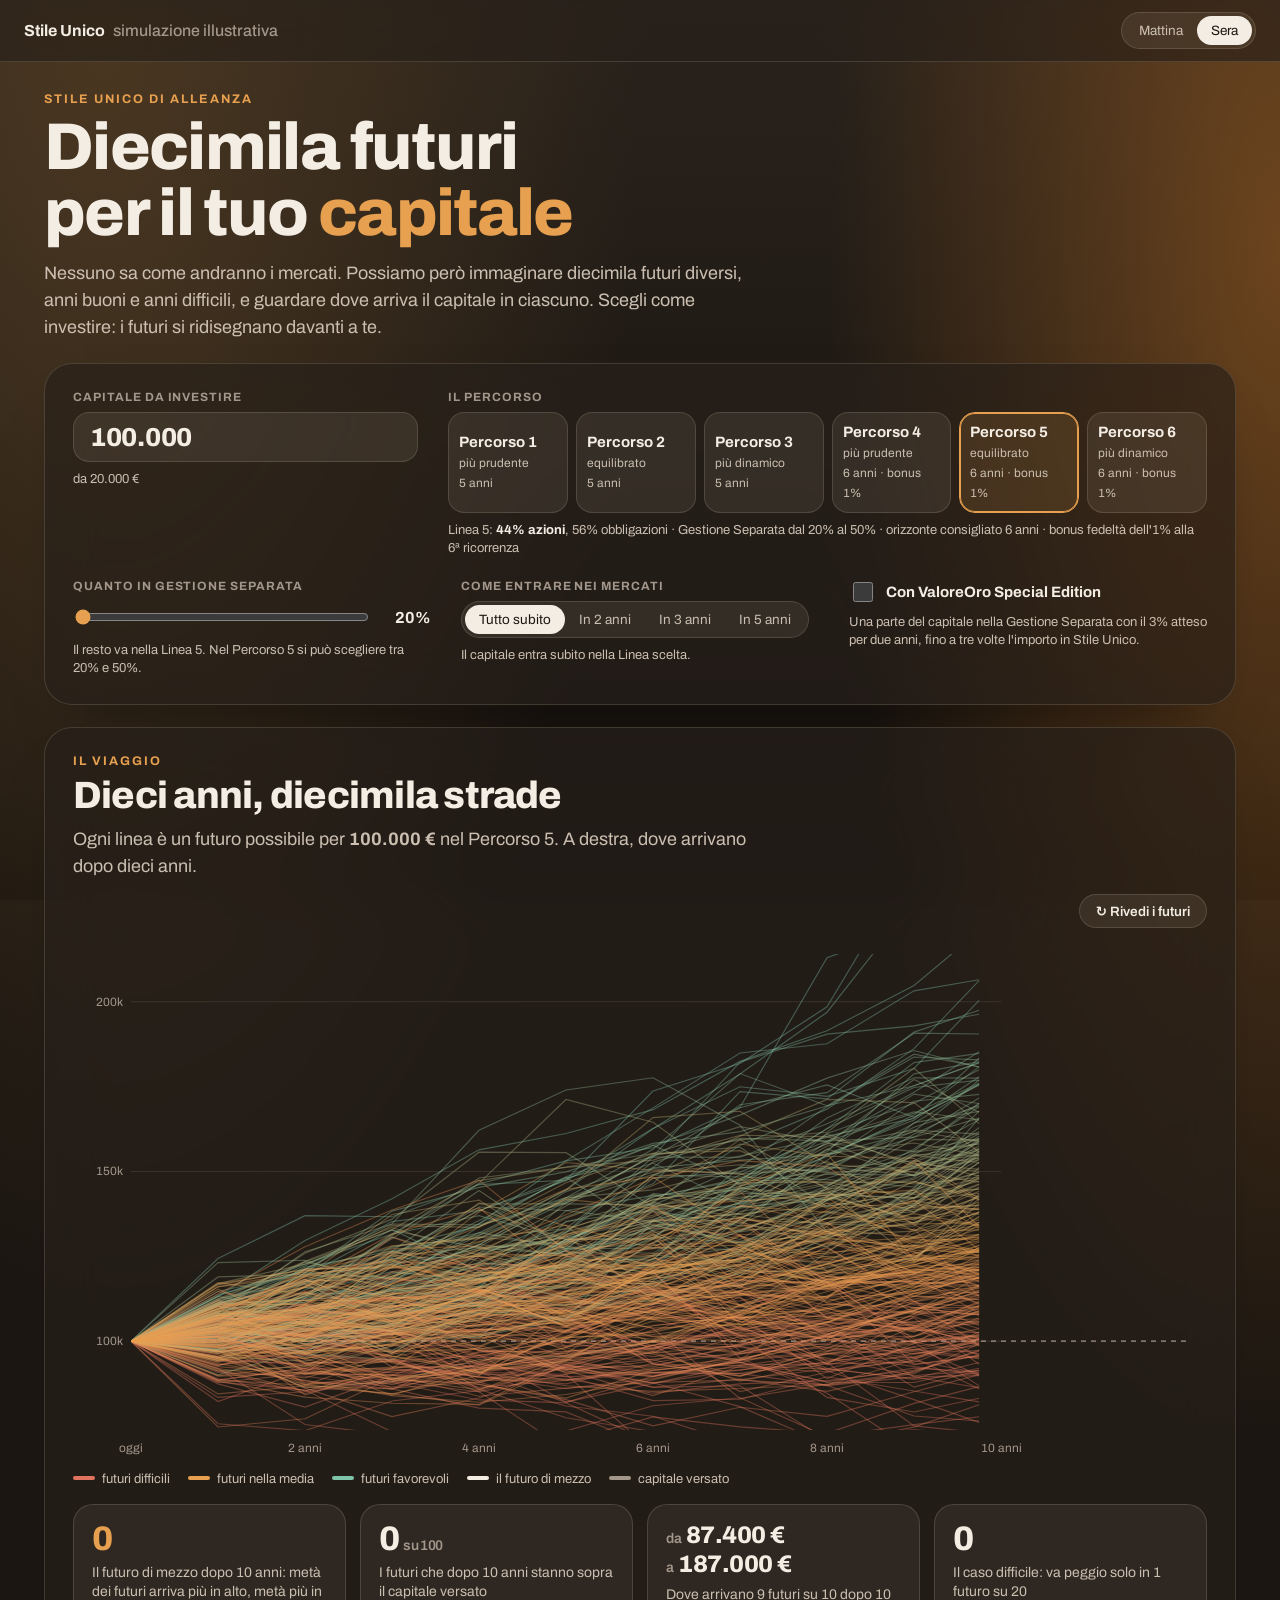
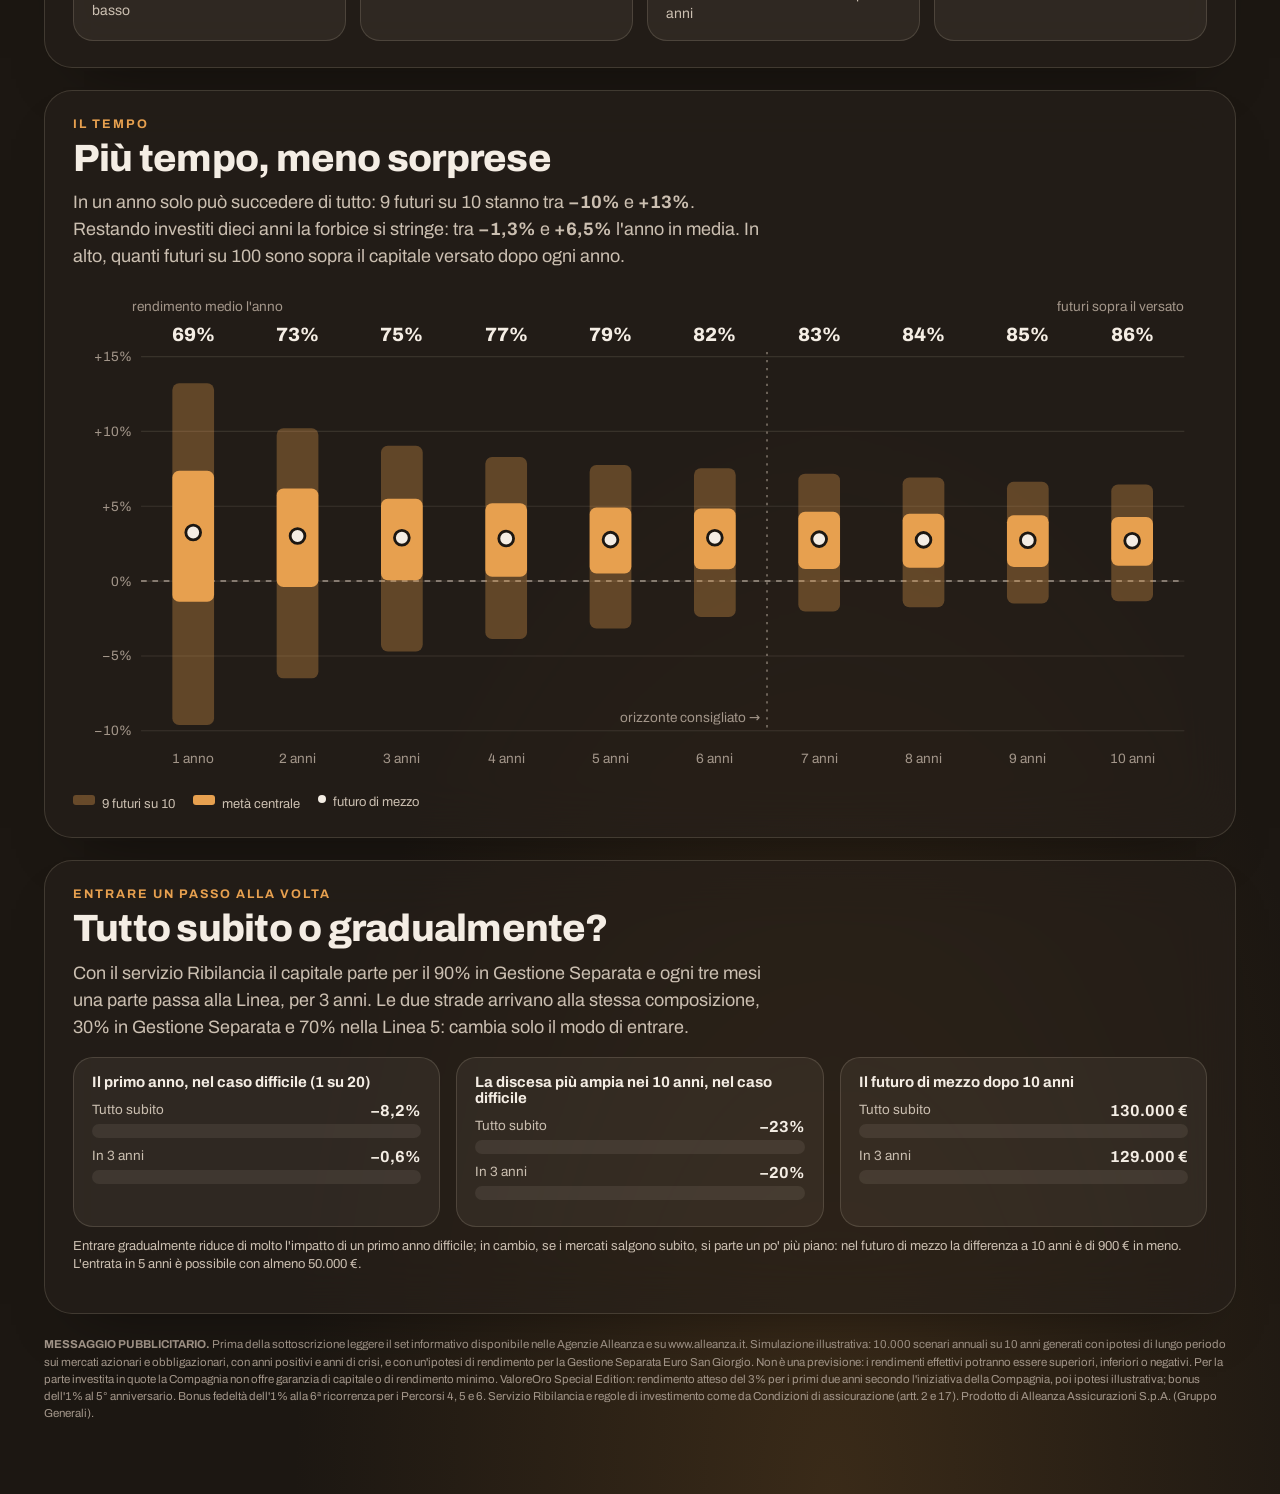
<file: stile-unico/index.html>
<!doctype html>
<html lang="it" class="sera">
<head>
<meta charset="utf-8">
<meta name="viewport" content="width=device-width,initial-scale=1">
<meta name="robots" content="noindex, nofollow">
<meta name="apple-mobile-web-app-capable" content="yes">
<meta name="mobile-web-app-capable" content="yes">
<meta name="apple-mobile-web-app-status-bar-style" content="black-translucent">
<meta name="apple-mobile-web-app-title" content="Stile Unico">
<title>Stile Unico · diecimila futuri</title>
<script>try{var t=localStorage.getItem('su-tema');if(t==='mattina'){document.documentElement.className='mattina';}}catch(e){}</script>
<style>
@font-face{font-family:"Archivo Glass";font-style:normal;font-display:swap;font-weight:100 900;src:url([data-uri]) format("woff2")}
@font-face{font-family:"Archivo Glass";font-style:italic;font-display:swap;font-weight:100 900;src:url([data-uri]) format("woff2")}
html.sera{color-scheme:dark;
 --bg:#1c1712;--ink:#F4EDE4;--ink2:#CBBFB1;--ink3:#A3968A;--line:rgba(255,236,210,.14);--glass:rgba(39,33,28,.66);--glass2:rgba(255,236,210,.06);
 --acc:#E7A04F;--neg:#E38A7A;--pos:#9CCB7A;--grid:rgba(255,236,210,.10);--chip:rgba(255,236,210,.08);--btn:#F4EDE4;--btnink:#1c1712;--cse:#F2C27C;--cgs:#C9B79C;
 --lo:#E0735E;--mid:#E7A04F;--hi:#7FC4A8;
 background:radial-gradient(60% 60% at 8% 0%,#4a3721 0%,transparent 70%),radial-gradient(50% 55% at 100% 8%,rgba(138,84,32,.7) 0%,transparent 70%),radial-gradient(60% 50% at 65% 100%,rgba(94,66,32,.45) 0%,transparent 70%),linear-gradient(180deg,#2a231c 0%,#1c1712 60%,#15110d 100%) fixed #1c1712}
html.mattina{color-scheme:light;
 --bg:#ece0cf;--ink:#1E1A16;--ink2:#4A4037;--ink3:#6B5F54;--line:rgba(60,44,30,.16);--glass:rgba(255,250,243,.72);--glass2:rgba(60,44,30,.05);
 --acc:#A85A12;--neg:#A93D2B;--pos:#3E7A2A;--grid:rgba(60,44,30,.12);--chip:rgba(60,44,30,.07);--btn:#1f1c19;--btnink:#fbf6ee;--cse:#C9941F;--cgs:#8C7A60;
 --lo:#B5452F;--mid:#B7621A;--hi:#2F7D63;
 background:radial-gradient(45% 55% at 8% 6%,#f6e2bd 0%,transparent 70%),radial-gradient(32% 40% at 92% 12%,rgba(229,154,79,.5) 0%,transparent 72%),radial-gradient(50% 45% at 80% 100%,rgba(169,162,145,.42) 0%,transparent 72%),linear-gradient(180deg,#f1e6d6 0%,#e8dac6 60%,#ddcbb3 100%) fixed #ece0cf}
*{box-sizing:border-box}
body{margin:0;font-family:"Archivo Glass",system-ui,-apple-system,sans-serif;color:var(--ink);background:transparent;-webkit-font-smoothing:antialiased;font-feature-settings:"tnum" 1}
button,input{font:inherit;color:inherit}
.top{position:sticky;top:0;z-index:30;display:flex;align-items:center;gap:14px;padding:12px 24px;background:var(--glass);-webkit-backdrop-filter:blur(24px) saturate(1.35);backdrop-filter:blur(24px) saturate(1.35);border-bottom:1px solid var(--line)}
.top .tit{font-weight:700}.top .tit span{color:var(--ink3);font-weight:500;margin-left:8px}.top .sp{flex:1}
.seg{display:inline-flex;flex-wrap:wrap;border:1px solid var(--line);border-radius:999px;padding:3px;background:var(--chip)}
.seg button{border:0;background:transparent;border-radius:999px;padding:7px 14px;font-size:13.5px;cursor:pointer;color:var(--ink2);white-space:nowrap}
.seg button[aria-pressed=true]{background:var(--btn);color:var(--btnink)}
.seg button:disabled{opacity:.35;cursor:default}
main{max-width:1240px;margin:0 auto;padding:30px 24px 60px}
.kick{font-size:12.5px;letter-spacing:.16em;text-transform:uppercase;color:var(--acc);font-weight:700;margin-bottom:8px}
h1{font-size:clamp(34px,5.4vw,66px);line-height:1;margin:0 0 14px;font-weight:800;letter-spacing:-.025em}
h1 em{font-style:normal;color:var(--acc)}
h2{font-size:clamp(24px,3vw,38px);line-height:1.06;margin:0 0 10px;font-weight:800;letter-spacing:-.02em}
.lead{font-size:18px;line-height:1.5;color:var(--ink2);max-width:70ch;margin:0}
.card{background:var(--glass);border:1px solid var(--line);border-radius:28px;-webkit-backdrop-filter:blur(26px) saturate(1.3);backdrop-filter:blur(26px) saturate(1.3);box-shadow:0 30px 60px -40px rgba(0,0,0,.55);padding:26px 28px;margin-top:22px}
.lbl{display:block;font-size:12px;letter-spacing:.08em;text-transform:uppercase;color:var(--ink3);font-weight:700;margin-bottom:8px}
.ctl{display:grid;grid-template-columns:1fr 2.2fr;gap:22px 30px}
.num{width:100%;border:1px solid var(--line);background:var(--chip);border-radius:16px;padding:10px 16px;font-size:26px;font-weight:800;letter-spacing:-.01em}
.num:focus{outline:2px solid var(--acc);outline-offset:1px}
.pcs{display:grid;grid-template-columns:repeat(6,1fr);gap:8px}
.pcb{border:1px solid var(--line);background:var(--chip);border-radius:16px;padding:10px 10px;cursor:pointer;text-align:left;line-height:1.25}
.pcb b{display:block;font-size:15px}
.pcb span{font-size:12px;color:var(--ink2)}
.pcb[aria-pressed=true]{border-color:var(--acc);box-shadow:0 0 0 1px var(--acc) inset;background:color-mix(in srgb,var(--acc) 14%,transparent)}
.row2{display:grid;grid-template-columns:1fr 1fr 1fr;gap:22px 30px;grid-column:1/-1}
.rowr{display:flex;align-items:center;gap:12px}
input[type=range]{flex:1;accent-color:var(--acc);height:28px}
.mini{font-size:13px;color:var(--ink2);margin-top:8px;line-height:1.4}
.mini b{color:var(--ink)}
.tog{display:flex;align-items:center;gap:10px;cursor:pointer;font-weight:700;font-size:15px}
.tog input{width:20px;height:20px;accent-color:var(--acc)}
.split{display:flex;height:10px;border-radius:999px;overflow:hidden;margin-top:10px;background:var(--chip)}
.split i{display:block;height:100%}
/* scena */
.scene{position:relative}
.scene canvas{display:block;width:100%;height:520px}
.over{position:absolute;left:22px;top:12px;font-size:13px;color:var(--ink3)}
.scene{padding-top:46px}.play{position:absolute;right:0;top:0}
.btn{border:1px solid var(--line);background:var(--chip);border-radius:999px;padding:8px 16px;font-size:13.5px;cursor:pointer;font-weight:600}
.btn:hover{border-color:var(--acc)}
.big{display:grid;grid-template-columns:repeat(4,1fr);gap:14px;margin-top:18px}
.bt{background:var(--glass2);border:1px solid var(--line);border-radius:20px;padding:16px 18px}
.bt .n{font-size:clamp(24px,2.7vw,34px);font-weight:800;letter-spacing:-.02em;line-height:1.05}
.bt .n small{font-size:14px;color:var(--ink3);font-weight:600;margin-left:4px}
.bt .l{font-size:14px;color:var(--ink2);margin-top:8px;line-height:1.35}
.bt.k1 .n{color:var(--acc)}
.legend{display:flex;flex-wrap:wrap;gap:6px 18px;font-size:13px;color:var(--ink2);margin-top:12px}
.legend i{display:inline-block;width:22px;height:4px;border-radius:3px;margin-right:7px;vertical-align:3px}
/* tempo */
.chart svg{display:block;width:100%;overflow:visible}
.ax{fill:var(--ink3);font-size:12px}
.axl{stroke:var(--grid);stroke-width:1}
/* confronto */
.cmp{display:grid;grid-template-columns:1fr 1fr 1fr;gap:16px;margin-top:16px}
.cm{background:var(--glass2);border:1px solid var(--line);border-radius:20px;padding:16px 18px}
.cm h3{font-size:15px;margin:0 0 12px;font-weight:700}
.bar{margin:10px 0}
.bar .t{display:flex;justify-content:space-between;font-size:13.5px;color:var(--ink2);margin-bottom:5px}
.bar .t b{color:var(--ink);font-size:16px}
.bar .tr{height:14px;border-radius:999px;background:var(--chip);overflow:hidden}
.bar .tr i{display:block;height:100%;border-radius:999px;width:0;transition:width 1.1s cubic-bezier(.2,.8,.2,1)}
.note{font-size:13px;color:var(--ink2);margin-top:10px;line-height:1.45}
.disc{font-size:11.5px;color:var(--ink3);line-height:1.5;margin-top:22px}
.busy{position:fixed;right:20px;bottom:18px;z-index:40;background:var(--glass);border:1px solid var(--line);border-radius:999px;padding:8px 14px;font-size:13px;color:var(--ink2);opacity:0;transition:opacity .2s}
.busy.on{opacity:1}
@media (max-width:980px){.ctl,.row2{grid-template-columns:1fr}.pcs{grid-template-columns:repeat(3,1fr)}.big,.cmp{grid-template-columns:1fr 1fr}.scene canvas{height:420px}}
@media (max-width:600px){.big,.cmp{grid-template-columns:1fr}.pcs{grid-template-columns:1fr 1fr}main{padding:20px 16px 50px}.top .tit span{display:none}}
</style>
</head>
<body>
<div class="top"><div class="tit">Stile Unico<span>simulazione illustrativa</span></div><div class="sp"></div>
 <div class="seg" id="tema"><button type="button" data-t="mattina">Mattina</button><button type="button" data-t="sera">Sera</button></div></div>
<main>
 <div class="kick">Stile Unico di Alleanza</div>
 <h1>Diecimila futuri<br>per il tuo <em>capitale</em></h1>
 <p class="lead">Nessuno sa come andranno i mercati. Possiamo però immaginare diecimila futuri diversi, anni buoni e anni difficili, e guardare dove arriva il capitale in ciascuno. Scegli come investire: i futuri si ridisegnano davanti a te.</p>

 <div class="card ctl">
  <div><label class="lbl" for="inP">Capitale da investire</label><input class="num" id="inP" inputmode="numeric" autocomplete="off"><div class="mini">da 20.000 €</div></div>
  <div><span class="lbl">Il Percorso</span><div class="pcs" id="pcs"></div><div class="mini" id="nPc"></div></div>
  <div class="row2">
   <div><span class="lbl">Quanto in Gestione Separata</span><div class="rowr"><input type="range" id="rgG" min="10" max="50" step="5"><b id="vG" style="min-width:48px;text-align:right"></b></div><div class="mini" id="nG"></div></div>
   <div><span class="lbl">Come entrare nei mercati</span><div class="seg" id="ent"><button type="button" data-e="0" aria-pressed="true">Tutto subito</button><button type="button" data-e="2">In 2 anni</button><button type="button" data-e="3">In 3 anni</button><button type="button" data-e="5">In 5 anni</button></div>
    <div class="mini" id="nE"></div></div>
   <div><label class="tog"><input type="checkbox" id="cSE"> Con ValoreOro Special Edition</label>
    <div class="rowr" id="qBox" style="margin-top:6px"><input type="range" id="rgQ" step="1000"></div><div class="split" id="spl"></div><div class="mini" id="nQ"></div></div>
  </div>
 </div>

 <section class="card">
  <div class="kick">Il viaggio</div><h2 id="tV">Dieci anni, diecimila strade</h2>
  <p class="lead" id="lV"></p>
  <div class="scene" style="margin-top:14px"><canvas id="cv" aria-label="Animazione dei futuri simulati"></canvas><button class="btn play" id="play" type="button">↻ Rivedi i futuri</button></div>
  <div class="legend"><span><i style="background:var(--lo)"></i>futuri difficili</span><span><i style="background:var(--mid)"></i>futuri nella media</span><span><i style="background:var(--hi)"></i>futuri favorevoli</span><span><i style="background:var(--ink)"></i>il futuro di mezzo</span><span><i style="background:var(--ink3)"></i>capitale versato</span></div>
  <div class="big" id="big"></div>
 </section>

 <section class="card" id="secT">
  <div class="kick">Il tempo</div><h2>Più tempo, meno sorprese</h2>
  <p class="lead" id="lT"></p>
  <div class="chart" id="tempo" style="margin-top:14px"></div>
  <div class="legend"><span><i style="background:var(--acc);opacity:.35;height:10px"></i>9 futuri su 10</span><span><i style="background:var(--acc);height:10px"></i>metà centrale</span><span><i style="background:var(--ink);height:8px;width:8px;border-radius:50%"></i>futuro di mezzo</span></div>
 </section>

 <section class="card">
  <div class="kick">Entrare un passo alla volta</div><h2>Tutto subito o gradualmente?</h2>
  <p class="lead" id="lC"></p>
  <div class="cmp" id="cmp"></div>
  <p class="note" id="nC"></p>
 </section>

 <p class="disc" id="disc"></p>
</main>
<div class="busy" id="busy">Disegno i futuri…</div>
<script>
/* ====================== Stile Unico · Monte Carlo dei sei Percorsi ======================
   Stesso modello della presentazione «Confronto soluzioni» (Monte Carlo v2):
   - fattore azionario a due regimi persistenti (normale / orso), obbligazionario correlato (ρ = 0,2), componente specifica per Linea;
   - ogni Linea = pesi azioni/obbligazioni × fattori − commissione di gestione OICR (2,30% fino a 99.999 €, 2,10% fino a 499.999 €, 1,90% oltre);
   - Gestione Separata Euro San Giorgio: rendimento riconosciuto stimato (lordo − 1,30% trattenuto da Stile Unico);
   - ValoreOro Special Edition: 3% i primi due anni, poi lordo − 1,20%; bonus 1% al 5° anniversario; diritti di emissione 50 €;
   - bonus fedeltà Stile Unico (Percorsi 4-6): 1% del premio alla 6ª ricorrenza, investito in Gestione Separata.
   Stessi numeri casuali per tutte le strade: il confronto è a parità di mercati. */
var SU = (function(){
  var N = 10000, Y = 10, SEED = 20261118;
  var F = {eMean: 7.0, bMean: 3.5, bVol: 5.0, rho: 0.2, sid: 1.5, pNB: 0.12, pBB: 0.35, bearMean: -18, bearVol: 15, normVol: 13};
  F.pBear = F.pNB / (1 - F.pBB + F.pNB);
  F.normMean = (F.eMean - F.pBear * F.bearMean) / (1 - F.pBear);
  /* rendimento lordo della Gestione Separata (stima) per anno di contratto 1..10 */
  var GS_LORDO = [null, 3.20, 3.27, 3.33, 3.40, 3.40, 3.40, 3.40, 3.40, 3.40, 3.40];
  var GS_SU = GS_LORDO.map(function(x){ return x == null ? null : (x - 1.30) / 100; });
  var GS_VO = GS_LORDO.map(function(x, t){ return x == null ? null : t <= 2 ? 0.03 : (x - 1.20) / 100; });
  /* Linee di investimento: composizione azioni/obbligazioni (Webinar Mercati e Finanza, ottobre 2026) */
  var GR = {A: [.32, .68], B: [.44, .56], C: [.66, .34]};
  /* Percorsi: Linea collegata, limiti in Gestione Separata (Guida ai prodotti), dati della Linea al 23/10/2026 */
  var PERC = [
    {n: 1, g: 'A', gsMin: 30, bonus: false, rhp: 5, profilo: 'Medio-basso', vol: 4.0, m1: -1.2, ytd: 2.0, a1: 2.9, l: 3.2, aum: 10.4, svol: 3.9},
    {n: 2, g: 'B', gsMin: 20, bonus: false, rhp: 5, profilo: 'Medio',       vol: 4.8, m1: -1.4, ytd: 4.1, a1: 5.0, l: 5.3, aum: 11.3, svol: 6.4},
    {n: 3, g: 'C', gsMin: 10, bonus: false, rhp: 5, profilo: 'Medio-alto',  vol: 7.0, m1: -1.9, ytd: 6.4, a1: 8.0, l: 8.3, aum: 2.4,  svol: 9.4},
    {n: 4, g: 'A', gsMin: 30, bonus: true,  rhp: 6, profilo: 'Medio-basso', vol: 4.1, m1: -1.3, ytd: 1.9, a1: 2.8, l: 3.1, aum: 36.9, svol: 4.8},
    {n: 5, g: 'B', gsMin: 20, bonus: true,  rhp: 6, profilo: 'Medio',       vol: 4.8, m1: -1.6, ytd: 3.8, a1: 4.7, l: 5.0, aum: 58.6, svol: 7.3},
    {n: 6, g: 'C', gsMin: 10, bonus: true,  rhp: 6, profilo: 'Medio-alto',  vol: 7.0, m1: -1.9, ytd: 6.6, a1: 8.1, l: 8.5, aum: 25.6, svol: 10.4}
  ];
  function fee(prem){ return prem < 100000 ? 2.30 : prem < 500000 ? 2.10 : 1.90; }
  function rng(a){ return function(){ a |= 0; a = a + 0x6D2B79F5 | 0; var t = Math.imul(a ^ a >>> 15, 1 | a); t = t + Math.imul(t ^ t >>> 7, 61 | t) ^ t; return ((t ^ t >>> 14) >>> 0) / 4294967296; }; }
  /* fattori, generati una volta sola */
  var EQ = new Float64Array(N * Y), BD = new Float64Array(N * Y), ID = {A: new Float64Array(N * Y), B: new Float64Array(N * Y), C: new Float64Array(N * Y)};
  (function(){
    var R = rng(SEED), spare = null;
    function nrm(){ if (spare !== null){ var s = spare; spare = null; return s; } var u = 0; while (u === 0) u = R(); var v = R(), m = Math.sqrt(-2 * Math.log(u)); spare = m * Math.sin(2 * Math.PI * v); return m * Math.cos(2 * Math.PI * v); }
    for (var p = 0; p < N; p++){
      var bear = R() < F.pBear;
      for (var y = 0; y < Y; y++){
        if (y > 0) bear = bear ? R() < F.pBB : R() < F.pNB;
        var z = nrm(), i = p * Y + y;
        EQ[i] = bear ? F.bearMean + F.bearVol * z : F.normMean + F.normVol * z;
        BD[i] = F.bMean + F.bVol * (F.rho * z + Math.sqrt(1 - F.rho * F.rho) * nrm());
        ID.A[i] = nrm(); ID.B[i] = nrm(); ID.C[i] = nrm();
      }
    }
  })();
  function curva(r, t){ var v = 1; for (var k = 1; k <= t; k++) v *= 1 + r[k]; return v; }
  var gsC = [], voC = [];
  for (var t = 0; t <= Y; t++){ gsC.push(curva(GS_SU, t)); voC.push(curva(GS_VO, t)); }
  /* una strada: Percorso p, importo in Stile Unico, importo in Special Edition, quota GS nel Percorso, ipotesi */
  /* pc = Percorso (limiti GS, bonus fedeltà), ln = Linea (composizione, crescita «come oggi») */
  var CACHE = {};
  /* rib (facoltativo): servizio Ribilancia, {g0: quota iniziale in GS (0,9 o 0,7), D: anni (2, 3, 5)};
     switch trimestrali di importo uguale fino al 30% in Gestione Separata (condizioni, art. 17) */
  function strada(pc, ln, su, se, gsPct, modo, rib, nsamp){
    var key = [pc.bonus, ln.g, modo === 'oggi' ? ln.l : '', su, se, gsPct, modo, rib ? rib.g0 + 'x' + rib.D : '', nsamp || 36].join('|');
    if (CACHE[key]) return CACHE[key];
    var w = GR[ln.g], fe = fee(su), gs = su * gsPct / 100, li = su - gs, P = su + se;
    var mk = w[0] * F.eMean + w[1] * F.bMean, id = ID[ln.g];
    var V = new Float64Array(N * (Y + 1)), A = 0, GV = [];
    if (rib){ li = su * (1 - rib.g0); A = su * (rib.g0 - gsPct / 100) / (4 * rib.D); var gv = su * rib.g0; GV.push(gv); for (var tg = 1; tg <= Y; tg++){ var g = GS_SU[tg]; gv = gv * (1 + g) - (tg <= rib.D ? 4 * A + 1.5 * A * g : 0); GV.push(gv); } }
    else for (var tg2 = 0; tg2 <= Y; tg2++) GV.push(gs * gsC[tg2]);
    for (var p = 0; p < N; p++){
      var lv = li;
      for (var t = 0; t <= Y; t++){
        if (t > 0){
          var i = p * Y + t - 1, r = w[0] * EQ[i] + w[1] * BD[i] + F.sid * id[i];
          r = modo === 'oggi' ? r - mk + ln.l : r - fe;
          lv = Math.max(0, lv * (1 + r / 100));
          if (rib && t <= rib.D) lv += 4 * A + 1.5 * A * r / 100;
        }
        var v = lv + GV[t];
        if (pc.bonus && t >= 6) v += su * 0.01 * gsC[t] / gsC[6];
        if (se > 0){ v += (se - 50) * voC[t]; if (t >= 5) v += se * 0.01 * voC[t] / voC[5]; }
        V[p * (Y + 1) + t] = v;
      }
    }
    var pcs = {5: [], 10: [], 25: [], 50: [], 75: [], 90: [], 95: []}, col = new Float64Array(N), out = {P: P, su: su, se: se, gs: gs, li: li, fee: fe};
    for (var t2 = 0; t2 <= Y; t2++){
      for (var q = 0; q < N; q++) col[q] = V[q * (Y + 1) + t2];
      var s = Array.prototype.slice.call(col).sort(function(a, b){ return a - b; });
      for (var k in pcs) pcs[k].push(s[Math.min(N - 1, Math.floor(N * k / 100))]);
      var lo = 0; while (lo < N && s[lo] < P) lo++; (out.lossT = out.lossT || []).push(lo / N);
      if (t2 === 5 || t2 === 6 || t2 === 10) out['loss' + t2] = lo / N;
      if (t2 === 10) out.fin = s;
      if (t2 === 10){ var nk = Math.floor(N * .05), cv = 0; for (var j2 = 0; j2 < nk; j2++) cv += s[j2]; out.cvar10 = cv / nk; var mm = 0; for (var j3 = 0; j3 < N; j3++) mm += s[j3]; out.mean10 = mm / N; }
    }
    var y1 = [], dd = [];
    for (var p3 = 0; p3 < N; p3++){
      y1.push(V[p3 * (Y + 1) + 1] / P - 1);
      var pk = P, wd = 0; for (var t3 = 1; t3 <= Y; t3++){ var v3 = V[p3 * (Y + 1) + t3]; if (v3 > pk) pk = v3; wd = Math.min(wd, v3 / pk - 1); } dd.push(wd);
    }
    y1.sort(function(a, b){ return a - b; }); dd.sort(function(a, b){ return a - b; });
    out.y1p5 = y1[Math.floor(N * .05)]; out.ddp5 = dd[Math.floor(N * .05)]; out.ddp50 = dd[Math.floor(N * .5)];
    var wy = []; for (var p6 = 0; p6 < N; p6++){ var mn = 0; for (var t6 = 1; t6 <= Y; t6++){ var a6 = V[p6 * (Y + 1) + t6] / V[p6 * (Y + 1) + t6 - 1] - 1; if (a6 < mn) mn = a6; } wy.push(mn); } wy.sort(function(a, b){ return a - b; }); out.worstYp50 = wy[Math.floor(N * .5)];
    out.pc = pcs;
    out.cagr = Math.pow(pcs[50][Y] / P, 1 / Y) - 1;
    var samp = []; for (var s2 = 0; s2 < (nsamp || 36); s2++){ var row = []; for (var t4 = 0; t4 <= Y; t4++) row.push(V[s2 * 23 % N * (Y + 1) + t4]); samp.push(row); }
    out.samp = samp;
    if (Object.keys(CACHE).length > 400) CACHE = {};
    CACHE[key] = out;
    return out;
  }
  return {N: N, Y: Y, F: F, PERC: PERC, GR: GR, GS_SU: GS_SU, GS_VO: GS_VO, fee: fee, strada: strada};
})();
if (typeof module !== 'undefined') module.exports = SU;

(function(){
var $ = function(s){ return document.querySelector(s); };
var Y = SU.Y, PERC = SU.PERC;
function grp(v){ return String(Math.round(Math.abs(v))).replace(/\B(?=(\d{3})+(?!\d))/g, '.'); }
function eur(v){ return (v < 0 ? '−' : '') + grp(v) + ' €'; }
function eurR(v){ var s = Math.abs(v) >= 100000 ? 1000 : 100; return eur(Math.round(v / s) * s); }
function pc(x, d, seg){ var s = Math.abs(x).toFixed(d == null ? 1 : d), z = parseFloat(s) === 0; s = s.replace('.', ','); return (z ? '' : x < 0 ? '−' : seg && x > 0 ? '+' : '') + s + '%'; }
function css(v){ return getComputedStyle(document.documentElement).getPropertyValue(v).trim(); }
function leggi(s){ var v = parseInt(String(s).replace(/\D/g, ''), 10); return isFinite(v) ? v : 0; }
var NOME = {'Medio-basso': 'più prudente', 'Medio': 'equilibrato', 'Medio-alto': 'più dinamico'};

var st = {P: 100000, pn: 5, G: 20, D: 0, g0: 0.9, se: false, Q: 25000};
try { var sv = JSON.parse(localStorage.getItem('su-cli') || 'null'); if (sv && sv.P) for (var k in sv) st[k] = sv[k]; } catch (e) {}
function limiti(P){ var lo = Math.max(20000, Math.ceil(P / 4 / 1000) * 1000), hi = P - 20000; return {lo: lo, hi: hi, ok: hi >= lo}; }
function perc(){ return PERC[st.pn - 1]; }
function premSU(){ return st.se && limiti(st.P).ok ? st.Q : st.P; }

/* ---------- comandi ---------- */
var inP = $('#inP'), rgG = $('#rgG'), rgQ = $('#rgQ'), cSE = $('#cSE');
$('#pcs').innerHTML = PERC.map(function(p){ return '<button type="button" class="pcb" data-n="' + p.n + '"><b>Percorso ' + p.n + '</b><span>' + NOME[p.profilo] + '<br>' + p.rhp + ' anni' + (p.bonus ? ' · bonus 1%' : '') + '</span></button>'; }).join('');
document.querySelectorAll('.pcb').forEach(function(b){ b.addEventListener('click', function(){ st.pn = +b.getAttribute('data-n'); st.G = Math.max(st.G, perc().gsMin); sync(); presto(); }); });
document.querySelectorAll('#ent button').forEach(function(b){ b.addEventListener('click', function(){ if (b.disabled) return; st.D = +b.getAttribute('data-e'); sync(); presto(); }); });
inP.addEventListener('change', function(){ st.P = Math.min(1000000, Math.max(20000, leggi(inP.value))); var L = limiti(st.P); if (L.ok) st.Q = L.lo; sync(); presto(); });
inP.addEventListener('keydown', function(e){ if (e.key === 'Enter') inP.blur(); });
rgG.addEventListener('input', function(){ st.G = +rgG.value; sync(); presto(); });
rgQ.addEventListener('input', function(){ st.Q = +rgQ.value; sync(); presto(); });
cSE.addEventListener('change', function(){ st.se = cSE.checked; sync(); presto(); });
document.querySelectorAll('#tema button').forEach(function(b){
  b.setAttribute('aria-pressed', String(b.getAttribute('data-t') === document.documentElement.className));
  b.addEventListener('click', function(){ document.documentElement.className = b.getAttribute('data-t'); document.querySelectorAll('#tema button').forEach(function(x){ x.setAttribute('aria-pressed', String(x === b)); }); try { localStorage.setItem('su-tema', b.getAttribute('data-t')); } catch (e) {} if (RES) disegnaFinale(); });
});
function sync(){
  var p = perc(), L = limiti(st.P);
  if (!L.ok) st.se = false;
  inP.value = grp(st.P);
  document.querySelectorAll('.pcb').forEach(function(b){ b.setAttribute('aria-pressed', String(+b.getAttribute('data-n') === st.pn)); });
  var w = SU.GR[p.g];
  $('#nPc').innerHTML = 'Linea ' + p.n + ': <b>' + Math.round(w[0] * 100) + '% azioni</b>, ' + Math.round(w[1] * 100) + '% obbligazioni · Gestione Separata dal ' + p.gsMin + '% al 50% · orizzonte consigliato ' + p.rhp + ' anni' + (p.bonus ? ' · bonus fedeltà dell\'1% alla 6ª ricorrenza' : '');
  /* entrata graduale: 5 anni solo con premio da 50.000 € */
  if (st.D === 5 && premSU() < 50000) st.D = 3;
  document.querySelectorAll('#ent button').forEach(function(b){ var d = +b.getAttribute('data-e'); b.disabled = d === 5 && premSU() < 50000; b.setAttribute('aria-pressed', String(d === st.D)); });
  rgG.min = p.gsMin; st.G = Math.max(p.gsMin, st.G);
  if (st.D){ rgG.disabled = true; rgG.value = 30; $('#vG').textContent = '30%'; $('#nG').textContent = 'Con l\'entrata graduale si arriva al 30% in Gestione Separata alla fine del periodo.'; }
  else { rgG.disabled = false; rgG.value = st.G; $('#vG').textContent = st.G + '%'; $('#nG').textContent = 'Il resto va nella Linea ' + p.n + '. Nel Percorso ' + p.n + ' si può scegliere tra ' + p.gsMin + '% e 50%.'; }
  $('#nE').innerHTML = st.D ? 'Si parte con il <b><a href="#" id="g0" style="color:inherit">' + Math.round(st.g0 * 100) + '%</a></b> in Gestione Separata (clic per cambiare con ' + (st.g0 === .9 ? '70' : '90') + '%): ogni tre mesi una parte passa alla Linea, per ' + st.D + ' anni. È il servizio Ribilancia.' : 'Il capitale entra subito nella Linea scelta.' + (premSU() < 50000 ? ' L\'entrata in 5 anni richiede almeno 50.000 €.' : '');
  var g0 = $('#g0'); if (g0) g0.addEventListener('click', function(e){ e.preventDefault(); st.g0 = st.g0 === .9 ? .7 : .9; sync(); presto(); });
  cSE.checked = st.se; cSE.disabled = !L.ok;
  if (L.ok){ st.Q = Math.min(L.hi, Math.max(L.lo, st.Q)); rgQ.min = L.lo; rgQ.max = L.hi; rgQ.value = st.Q; }
  $('#qBox').style.display = st.se ? 'flex' : 'none'; $('#spl').style.display = st.se ? 'flex' : 'none';
  $('#spl').innerHTML = '<i style="width:' + (st.Q / st.P * 100) + '%;background:var(--acc)"></i><i style="width:' + ((st.P - st.Q) / st.P * 100) + '%;background:var(--cse);opacity:.6"></i>';
  $('#nQ').innerHTML = !L.ok ? 'Disponibile da 40.000 €.' : st.se ? '<b>' + eur(st.Q) + '</b> in Stile Unico e <b>' + eur(st.P - st.Q) + '</b> in ValoreOro Special Edition, con il 3% atteso nei primi due anni e un bonus dell\'1% al 5° anniversario.' : 'Una parte del capitale nella Gestione Separata con il 3% atteso per due anni, fino a tre volte l\'importo in Stile Unico.';
  try { localStorage.setItem('su-cli', JSON.stringify(st)); } catch (e) {}
}

/* ---------- calcolo ---------- */
var RES = null, CMP = null, tmr = null;
function presto(){ clearTimeout(tmr); $('#busy').classList.add('on'); tmr = setTimeout(calcola, 60); }
function calcola(){
  var p = perc(), su = premSU(), se = st.P - su, rib = st.D ? {g0: st.g0, D: st.D} : null;
  RES = SU.strada(p, p, su, se, st.D ? 30 : Math.max(st.G, p.gsMin), 'mercato', rib, 320);
  var rb = {g0: st.D ? st.g0 : .9, D: st.D || 3};
  CMP = {a: SU.strada(p, p, su, se, 30, 'mercato', null, 36), b: SU.strada(p, p, su, se, 30, 'mercato', rb, 36), rb: rb};
  $('#busy').classList.remove('on');
  testi(); anima(); confronto(); tempoVisto = false; tempo(!ioT || isVis($('#secT'))); if (isVis($('#secT'))) tempoVisto = true;
}
function isVis(e){ var b = e.getBoundingClientRect(); return b.top < innerHeight && b.bottom > 0; }

/* ---------- testi e numeri ---------- */
function conta(el, to, fmt, ms){ var t0 = null; function f(ts){ if (!t0) t0 = ts; var u = Math.min(1, (ts - t0) / ms), e = 1 - Math.pow(1 - u, 3); el.textContent = fmt(to * e); if (u < 1) requestAnimationFrame(f); } requestAnimationFrame(f); }
function testi(){
  var p = perc(), r = RES;
  $('#lV').innerHTML = 'Ogni linea è un futuro possibile per <b>' + eur(st.P) + '</b> nel Percorso ' + p.n + (r.se ? ', di cui ' + eur(r.se) + ' in ValoreOro Special Edition' : '') + (st.D ? ', con entrata graduale in ' + st.D + ' anni' : '') + '. A destra, dove arrivano dopo dieci anni.';
  var over = 1 - r.loss10;
  $('#big').innerHTML =
    '<div class="bt k1"><div class="n" id="b1">0</div><div class="l">Il futuro di mezzo dopo 10 anni: metà dei futuri arriva più in alto, metà più in basso</div></div>' +
    '<div class="bt"><div class="n"><span id="b2">0</span><small>su 100</small></div><div class="l">I futuri che dopo 10 anni stanno sopra il capitale versato</div></div>' +
    '<div class="bt"><div class="n" style="font-size:clamp(18px,1.9vw,24px);line-height:1.2"><small style="margin:0">da</small> ' + eurR(r.pc[5][Y]) + '<br><small style="margin:0">a</small> ' + eurR(r.pc[95][Y]) + '</div><div class="l">Dove arrivano 9 futuri su 10 dopo 10 anni</div></div>' +
    '<div class="bt"><div class="n" id="b4">0</div><div class="l">Il caso difficile: va peggio solo in 1 futuro su 20</div></div>';
  setTimeout(function(){
    conta($('#b1'), r.pc[50][Y], eurR, 1400); var ov = over * 100; if (ov >= 99.5) $('#b2').textContent = 'oltre 99'; else conta($('#b2'), Math.round(ov), function(v){ return Math.round(v); }, 1400); conta($('#b4'), r.pc[5][Y], eurR, 1400);
  }, 3600);
}

/* ---------- animazione dei futuri ---------- */
var cv = $('#cv'), ctx = cv.getContext('2d'), raf = null, L = null;
function mix(a, b, t){ var pa = parseInt(a.slice(1), 16), pb = parseInt(b.slice(1), 16); var r = Math.round((pa >> 16) * (1 - t) + (pb >> 16) * t), g = Math.round((pa >> 8 & 255) * (1 - t) + (pb >> 8 & 255) * t), bl = Math.round((pa & 255) * (1 - t) + (pb & 255) * t); return 'rgb(' + r + ',' + g + ',' + bl + ')'; }
function colore(q){ var lo = css('--lo'), mid = css('--mid'), hi = css('--hi'); return q < .5 ? mix(lo, mid, q / .5) : mix(mid, hi, (q - .5) / .5); }
function rango(v){ var a = RES.fin, l = 0, h = a.length; while (l < h){ var m = l + h >> 1; if (a[m] < v) l = m + 1; else h = m; } return l / a.length; }
function layout(){
  var dpr = window.devicePixelRatio || 1, W = cv.clientWidth, H = cv.clientHeight;
  cv.width = W * dpr; cv.height = H * dpr; ctx.setTransform(dpr, 0, 0, dpr, 0, 0);
  var f = RES.fin, n = f.length, lo = Math.min(f[Math.floor(n * .01)], st.P * .85), hi = f[Math.floor(n * .99)];
  var hw = Math.min(190, W * .2), mL = 58, mR = hw + 16, mT = 18, mB = 30;
  L = {W: W, H: H, mL: mL, mR: mR, mT: mT, mB: mB, hw: hw, lo: lo, hi: hi,
    x: function(t){ return mL + t / Y * (W - mL - mR); }, y: function(v){ return mT + (1 - (v - lo) / (hi - lo)) * (H - mT - mB); }};
  /* istogramma dei diecimila arrivi */
  var B = 44, bins = new Array(B).fill(0);
  for (var i = 0; i < n; i++){ var b = Math.floor((f[i] - lo) / (hi - lo) * B); if (b >= 0 && b < B) bins[b]++; }
  L.bins = bins; L.bmax = Math.max.apply(null, bins);
  L.paths = RES.samp.map(function(s){ return {s: s, c: colore(rango(s[Y]))}; });
  L.paths.sort(function(a, b){ return Math.abs(rango(b.s[Y]) - .5) - Math.abs(rango(a.s[Y]) - .5); });
}
function assi(){
  var sc = (function(lo, hi){ var r = hi - lo, st0 = Math.pow(10, Math.floor(Math.log10(r / 5))); [1, 2, 2.5, 5, 10].some(function(m){ if (r / (st0 * m) <= 5){ st0 *= m; return true; } }); return {lo: Math.ceil(lo / st0) * st0, step: st0}; })(L.lo, L.hi);
  ctx.font = '12px "Archivo Glass", system-ui'; ctx.fillStyle = css('--ink3'); ctx.strokeStyle = css('--grid'); ctx.lineWidth = 1; ctx.textAlign = 'right';
  for (var g = sc.lo; g <= L.hi; g += sc.step){ var yy = L.y(g); ctx.beginPath(); ctx.moveTo(L.mL, yy); ctx.lineTo(L.W - L.mR, yy); ctx.stroke(); ctx.fillText(grp(g / 1000) + 'k', L.mL - 8, yy + 4); }
  ctx.textAlign = 'center';
  for (var t = 0; t <= Y; t += (L.W < 600 ? 5 : 2)) ctx.fillText(t === 0 ? 'oggi' : t + ' anni', L.x(t), L.H - 8);
  ctx.setLineDash([5, 5]); ctx.strokeStyle = css('--ink3'); ctx.lineWidth = 1.3; var yp = L.y(st.P);
  ctx.beginPath(); ctx.moveTo(L.mL, yp); ctx.lineTo(L.W - L.mR + L.hw, yp); ctx.stroke(); ctx.setLineDash([]);
}
function percorsi(tt){
  ctx.save(); ctx.beginPath(); ctx.rect(L.mL, L.mT - 4, L.W - L.mR - L.mL + 2, L.H - L.mT - L.mB + 4); ctx.clip();
  ctx.lineWidth = 1.15; ctx.globalAlpha = .38;
  L.paths.forEach(function(p){
    var s = p.s; ctx.strokeStyle = p.c; ctx.beginPath(); ctx.moveTo(L.x(0), L.y(s[0]));
    var k = Math.floor(tt);
    for (var t = 1; t <= k; t++) ctx.lineTo(L.x(t), L.y(s[t]));
    if (tt > k && k < Y){ var fr = tt - k, v = s[k] + (s[k + 1] - s[k]) * fr; ctx.lineTo(L.x(k + fr), L.y(v)); }
    ctx.stroke();
  });
  ctx.globalAlpha = 1; ctx.restore();
}
function istogramma(u){
  var B = L.bins.length, x0 = L.W - L.mR + 14, h = (L.H - L.mT - L.mB) / B;
  for (var b = 0; b < B; b++){
    var len = L.bins[b] / L.bmax * (L.hw - 18) * u, yc = L.y(L.lo + (b + .5) / B * (L.hi - L.lo));
    ctx.fillStyle = colore((b + .5) / B); ctx.globalAlpha = .85;
    ctx.fillRect(x0, yc - h / 2 + .6, len, Math.max(1, h - 1.2));
  }
  ctx.globalAlpha = 1;
}
function linee(u){
  var r = RES; ctx.globalAlpha = u;
  var mediana = function(q, w, dash, c){ ctx.strokeStyle = c; ctx.lineWidth = w; ctx.setLineDash(dash); ctx.beginPath(); for (var t = 0; t <= Y; t++){ var xx = L.x(t), yy = L.y(r.pc[q][t]); if (t) ctx.lineTo(xx, yy); else ctx.moveTo(xx, yy); } ctx.stroke(); ctx.setLineDash([]); };
  mediana(5, 1.8, [2, 5], css('--lo')); mediana(95, 1.8, [2, 5], css('--hi'));
  ctx.shadowColor = css('--acc'); ctx.shadowBlur = 14; mediana(50, 3.4, [], css('--ink')); ctx.shadowBlur = 0;
  ctx.font = '700 13px "Archivo Glass", system-ui'; ctx.textAlign = 'right';
  var lab = function(q, txt, c){ var yy = L.y(r.pc[q][Y]); ctx.fillStyle = c; ctx.fillText(txt, L.x(Y) - 6, yy - 8); };
  lab(50, 'futuro di mezzo ' + eurR(r.pc[50][Y]), css('--ink')); lab(95, '1 su 20 meglio di ' + eurR(r.pc[95][Y]), css('--hi'));
  var yl = L.y(r.pc[5][Y]); ctx.fillStyle = css('--lo'); ctx.fillText('1 su 20 sotto ' + eurR(r.pc[5][Y]), L.x(Y) - 6, yl + 18);
  ctx.globalAlpha = 1;
}
function frame(tt, u){ ctx.clearRect(0, 0, L.W, L.H); assi(); percorsi(tt); if (u > 0){ istogramma(u); linee(u); } }
function anima(){
  cancelAnimationFrame(raf); layout();
  var t0 = null, D1 = 3200, D2 = 1100;
  function f(ts){
    if (!t0) t0 = ts; var e = ts - t0;
    if (e < D1){ var u = e / D1; frame(Y * (1 - Math.pow(1 - u, 2.2)), 0); raf = requestAnimationFrame(f); }
    else if (e < D1 + D2){ var v = (e - D1) / D2; frame(Y, 1 - Math.pow(1 - v, 3)); raf = requestAnimationFrame(f); }
    else frame(Y, 1);
  }
  if (window.matchMedia && matchMedia('(prefers-reduced-motion: reduce)').matches) frame(Y, 1); else raf = requestAnimationFrame(f);
}
function disegnaFinale(){ layout(); frame(Y, 1); confronto(); tempo(false); }
$('#play').addEventListener('click', function(){ anima(); testi(); });
var rz = null; window.addEventListener('resize', function(){ clearTimeout(rz); rz = setTimeout(function(){ if (RES) disegnaFinale(); }, 150); });

/* ---------- più tempo, meno sorprese ---------- */
function el(tag, at, txt){ var e = document.createElementNS('http://www.w3.org/2000/svg', tag); for (var k in at) e.setAttribute(k, at[k]); if (txt != null) e.textContent = txt; return e; }
var tempoVisto = false;
function tempo(anim){
  var r = RES, P = st.P, p = perc(), box = $('#tempo');
  var ann = function(q, h){ return (Math.pow(r.pc[q][h] / P, 1 / h) - 1) * 100; };
  var W = 1000, H = 440, mL = 60, mR = 20, mT = 64, mB = 46;
  var lo = Math.min(-2, ann(5, 1)), hi = Math.max(2, ann(95, 1));
  var step = (hi - lo) > 30 ? 10 : 5; lo = Math.floor(lo / step) * step; hi = Math.ceil(hi / step) * step;
  var x = function(h){ return mL + (h - .5) / Y * (W - mL - mR); }, y = function(v){ return mT + (1 - (v - lo) / (hi - lo)) * (H - mT - mB); };
  var svg = el('svg', {viewBox: '0 0 ' + W + ' ' + H, role: 'img', 'aria-label': 'Rendimento annuo medio per anni di permanenza'});
  for (var g = lo; g <= hi + 1e-9; g += step){ svg.appendChild(el('line', {x1: mL, x2: W - mR, y1: y(g), y2: y(g), class: 'axl'})); svg.appendChild(el('text', {x: mL - 8, y: y(g) + 4, 'text-anchor': 'end', class: 'ax'}, pc(g, 0, 1))); }
  svg.appendChild(el('line', {x1: mL, x2: W - mR, y1: y(0), y2: y(0), stroke: css('--ink3'), 'stroke-dasharray': '5 5', 'stroke-width': 1.3}));
  svg.appendChild(el('text', {x: mL - 8, y: mT - 40, class: 'ax', 'text-anchor': 'start'}, 'rendimento medio l\'anno'));
  svg.appendChild(el('text', {x: W - mR, y: mT - 40, class: 'ax', 'text-anchor': 'end'}, 'futuri sopra il versato'));
  var bw = (W - mL - mR) / Y, acc = css('--acc'), els = [];
  for (var h = 1; h <= Y; h++){
    var cx = x(h), m = ann(50, h), g1 = el('g', {}), d = h * 70;
    var a5 = el('rect', {x: cx - bw * .2, width: bw * .4, y: y(m), height: 0, rx: 6, fill: acc, opacity: .32});
    var a25 = el('rect', {x: cx - bw * .2, width: bw * .4, y: y(m), height: 0, rx: 6, fill: acc});
    var dot = el('circle', {cx: cx, cy: y(m), r: 6.5, fill: css('--ink'), stroke: css('--bg'), 'stroke-width': 2.5, opacity: 0});
    var up = Math.round((1 - r.lossT[h]) * 100);
    var lab = el('text', {x: cx, y: mT - 14, 'text-anchor': 'middle', fill: up >= 90 ? css('--hi') : css('--ink'), 'font-size': 17, 'font-weight': 800, opacity: 0}, (up > 99 ? '>99' : up) + '%');
    svg.appendChild(a5); svg.appendChild(a25); svg.appendChild(dot); svg.appendChild(lab);
    svg.appendChild(el('text', {x: cx, y: H - 18, 'text-anchor': 'middle', class: 'ax'}, h === 1 ? '1 anno' : h + ' anni'));
    els.push({a5: a5, a25: a25, dot: dot, lab: lab, h: h, m: m, t5: ann(95, h), b5: ann(5, h), t25: ann(75, h), b25: ann(25, h), d: d});
  }
  if (p.rhp){ var xr = x(p.rhp) + bw / 2; svg.appendChild(el('line', {x1: xr, x2: xr, y1: mT - 4, y2: H - mB, stroke: css('--ink3'), 'stroke-dasharray': '2 5'})); svg.appendChild(el('text', {x: xr - 6, y: H - mB - 8, class: 'ax', 'text-anchor': 'end'}, 'orizzonte consigliato →')); }
  box.innerHTML = ''; box.appendChild(svg);
  var put = function(e, u){
    var k = Math.max(0, Math.min(1, u));
    var top5 = e.m + (e.t5 - e.m) * k, bot5 = e.m + (e.b5 - e.m) * k, top25 = e.m + (e.t25 - e.m) * k, bot25 = e.m + (e.b25 - e.m) * k;
    e.a5.setAttribute('y', y(top5)); e.a5.setAttribute('height', Math.max(0, y(bot5) - y(top5)));
    e.a25.setAttribute('y', y(top25)); e.a25.setAttribute('height', Math.max(0, y(bot25) - y(top25)));
    e.dot.setAttribute('opacity', k); e.lab.setAttribute('opacity', k);
  };
  var a1 = ann(5, 1), b1 = ann(95, 1), a10 = ann(5, Y), b10 = ann(95, Y);
  $('#lT').innerHTML = 'In un anno solo può succedere di tutto: 9 futuri su 10 stanno tra <b>' + pc(a1, 0, 1) + '</b> e <b>' + pc(b1, 0, 1) + '</b>. Restando investiti dieci anni la forbice si stringe: tra <b>' + pc(a10, 1, 1) + '</b> e <b>' + pc(b10, 1, 1) + '</b> l\'anno in media. In alto, quanti futuri su 100 sono sopra il capitale versato dopo ogni anno.';
  if (!anim){ els.forEach(function(e){ put(e, 1); }); return; }
  var t0 = null;
  (function f(ts){ if (!t0) t0 = ts; var done = true; els.forEach(function(e){ var u = (ts - t0 - e.d) / 700; if (u < 1) done = false; put(e, 1 - Math.pow(1 - Math.max(0, Math.min(1, u)), 3)); }); if (!done) requestAnimationFrame(f); })(performance.now());
}
var ioT = 'IntersectionObserver' in window ? new IntersectionObserver(function(en){ en.forEach(function(e){ if (e.isIntersecting && RES && !tempoVisto){ tempoVisto = true; tempo(true); } }); }, {threshold: .35}) : null;
if (ioT) ioT.observe($('#secT'));

/* ---------- tutto subito o gradualmente ---------- */
function confronto(){
  var a = CMP.a, b = CMP.b, rb = CMP.rb;
  $('#lC').innerHTML = 'Con il servizio Ribilancia il capitale parte per il ' + Math.round(rb.g0 * 100) + '% in Gestione Separata e ogni tre mesi una parte passa alla Linea, per ' + rb.D + ' anni. Le due strade arrivano alla stessa composizione, 30% in Gestione Separata e 70% nella Linea ' + st.pn + ': cambia solo il modo di entrare.';
  var card = function(tit, va, vb, fmt, neg){
    var m = Math.max(Math.abs(va), Math.abs(vb)) || 1;
    return '<div class="cm"><h3>' + tit + '</h3>' +
      '<div class="bar"><div class="t"><span>Tutto subito</span><b>' + fmt(va) + '</b></div><div class="tr"><i data-w="' + (Math.abs(va) / m * 100) + '" style="background:' + (neg ? 'var(--lo)' : 'var(--acc)') + '"></i></div></div>' +
      '<div class="bar"><div class="t"><span>In ' + rb.D + ' anni</span><b>' + fmt(vb) + '</b></div><div class="tr"><i data-w="' + (Math.abs(vb) / m * 100) + '" style="background:' + (neg ? 'var(--hi)' : 'var(--acc)') + ';opacity:' + (neg ? 1 : .7) + '"></i></div></div></div>';
  };
  $('#cmp').innerHTML =
    card('Il primo anno, nel caso difficile (1 su 20)', a.y1p5 * 100, b.y1p5 * 100, function(v){ return pc(v, 1, 1); }, true) +
    card('La discesa più ampia nei 10 anni, nel caso difficile', a.ddp5 * 100, b.ddp5 * 100, function(v){ return pc(v, 0); }, true) +
    card('Il futuro di mezzo dopo 10 anni', a.pc[50][Y], b.pc[50][Y], eurR, false);
  requestAnimationFrame(function(){ setTimeout(function(){ document.querySelectorAll('#cmp .tr i').forEach(function(i){ i.style.width = i.getAttribute('data-w') + '%'; }); }, 60); });
  var dm = b.pc[50][Y] - a.pc[50][Y];
  $('#nC').innerHTML = 'Entrare gradualmente riduce di molto l\'impatto di un primo anno difficile; in cambio, se i mercati salgono subito, si parte un po\' più piano: nel futuro di mezzo la differenza a 10 anni è di ' + eurR(Math.abs(dm)) + (dm < 0 ? ' in meno.' : ' in più.') + ' L\'entrata in 5 anni è possibile con almeno 50.000 €.';
}

$('#disc').innerHTML = '<b>MESSAGGIO PUBBLICITARIO.</b> Prima della sottoscrizione leggere il set informativo disponibile nelle Agenzie Alleanza e su www.alleanza.it. ' +
  'Simulazione illustrativa: ' + grp(SU.N) + ' scenari annuali su 10 anni generati con ipotesi di lungo periodo sui mercati azionari e obbligazionari, con anni positivi e anni di crisi, e con un\'ipotesi di rendimento per la Gestione Separata Euro San Giorgio. Non è una previsione: i rendimenti effettivi potranno essere superiori, inferiori o negativi. ' +
  'Per la parte investita in quote la Compagnia non offre garanzia di capitale o di rendimento minimo. ValoreOro Special Edition: rendimento atteso del 3% per i primi due anni secondo l\'iniziativa della Compagnia, poi ipotesi illustrativa; bonus dell\'1% al 5° anniversario. Bonus fedeltà dell\'1% alla 6ª ricorrenza per i Percorsi 4, 5 e 6. ' +
  'Servizio Ribilancia e regole di investimento come da Condizioni di assicurazione (artt. 2 e 17). Prodotto di Alleanza Assicurazioni S.p.A. (Gruppo Generali).';

sync(); presto();
})();

</script>
</body>
</html>
</file>
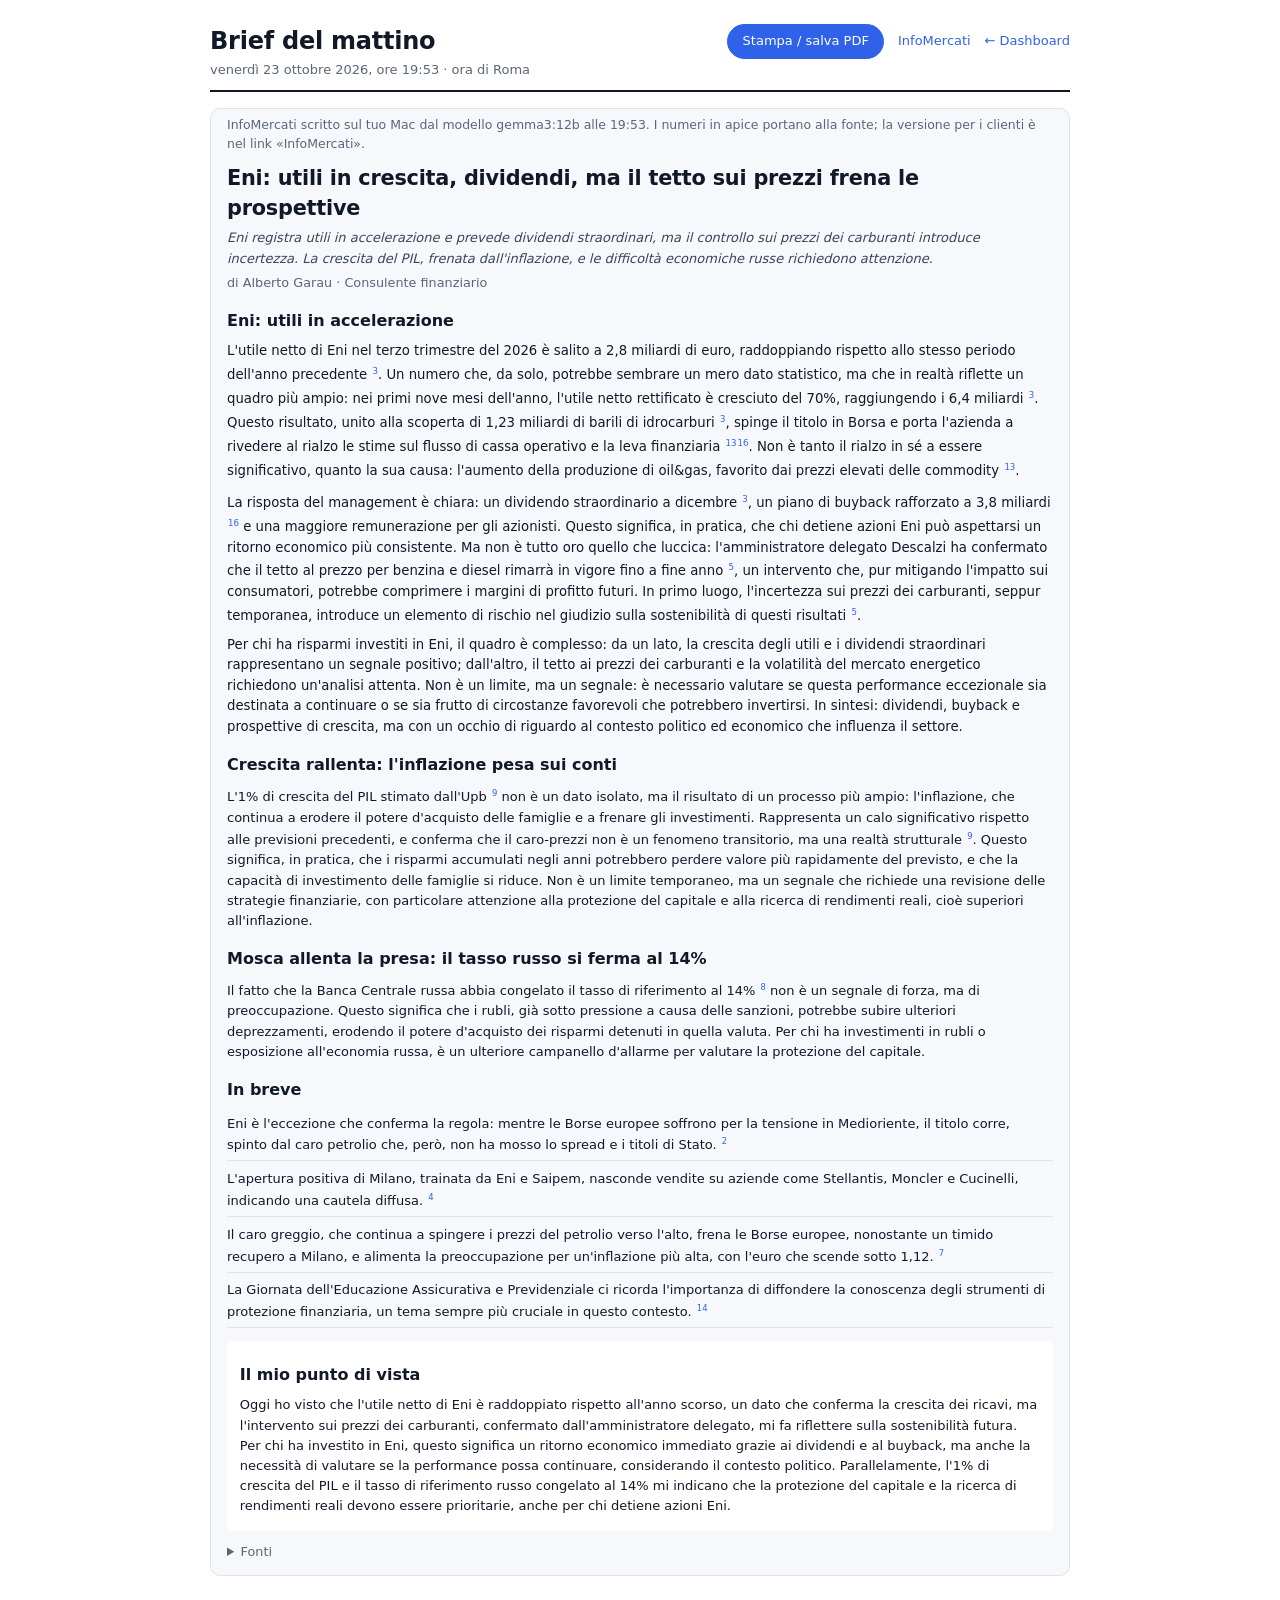
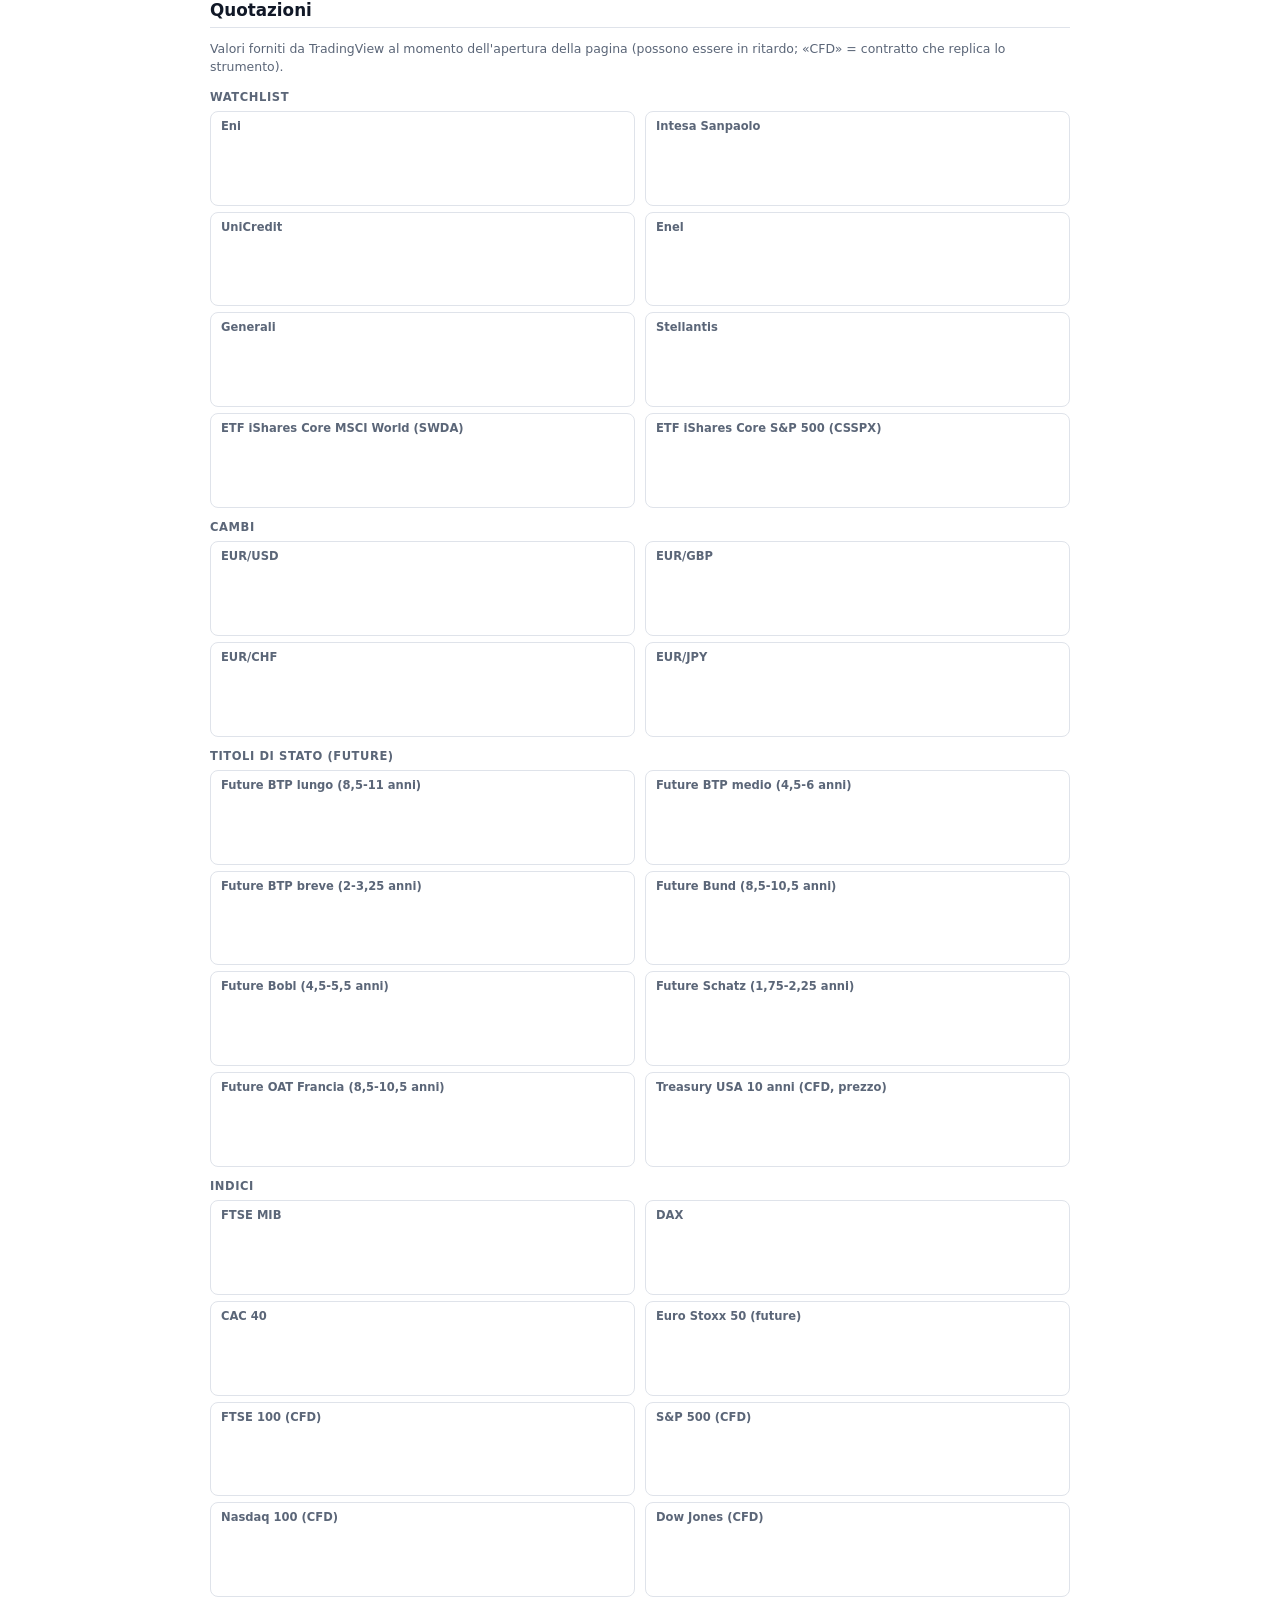
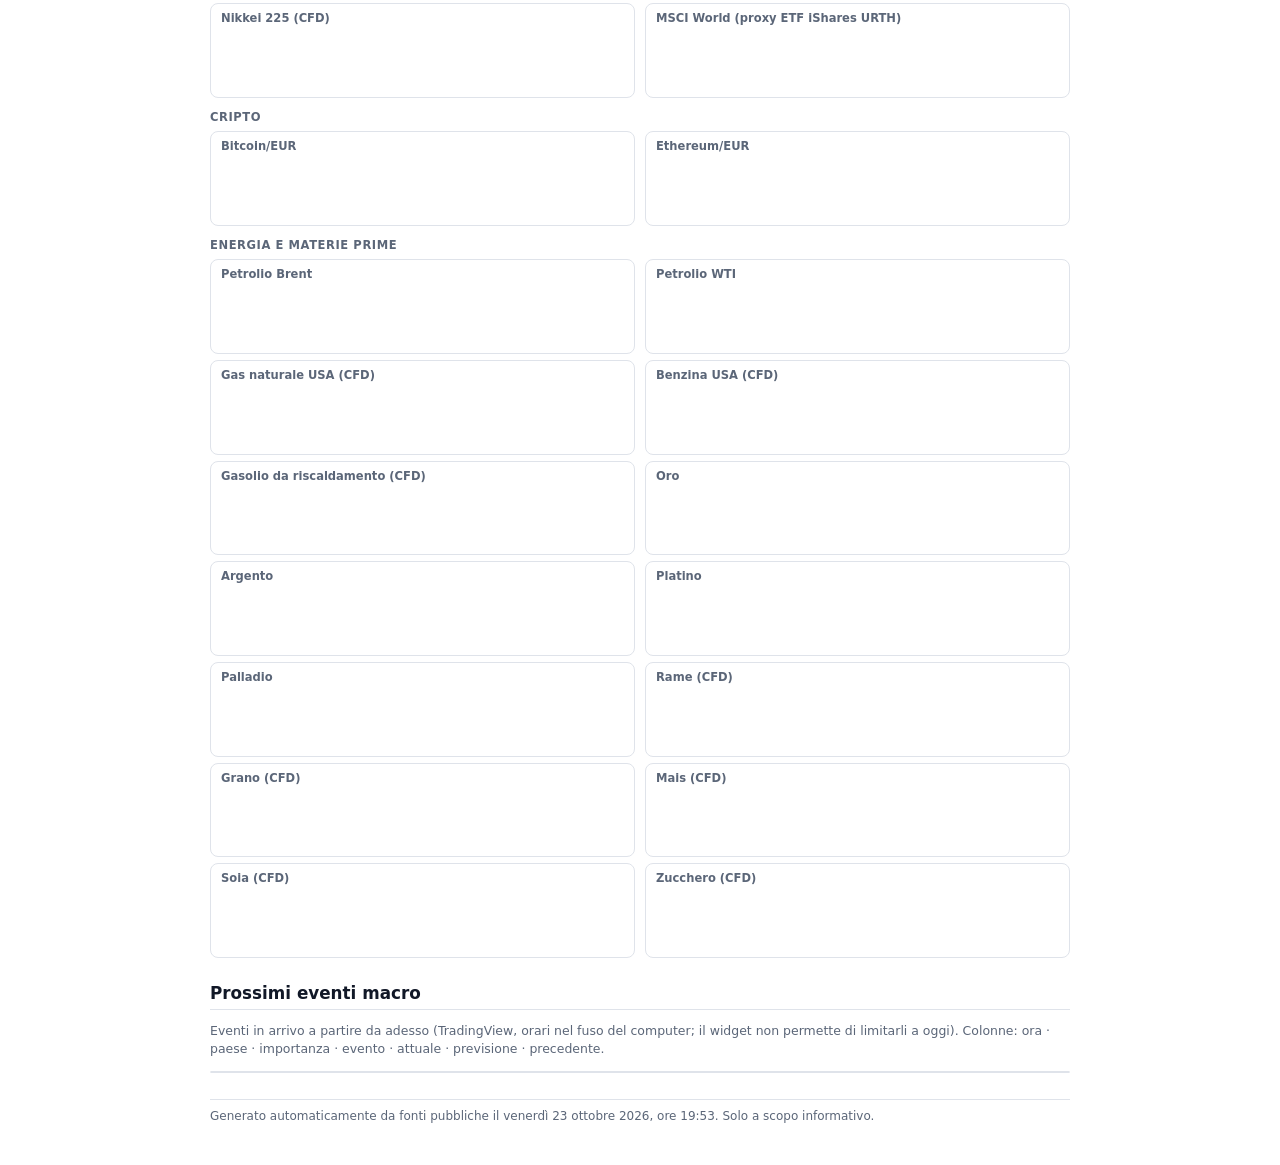
<file: brief.html>
<!doctype html>
<html lang="it">
<head>
<meta charset="utf-8">
<meta http-equiv="Content-Security-Policy" content="default-src &#x27;none&#x27;; script-src &#x27;sha256-vJ8Xz8VL5cvBgvrlXcAoocohAu9qJkfBsP+KtgJwR6Y=&#x27; https://s3.tradingview.com; style-src &#x27;unsafe-inline&#x27;; frame-src https://www.tradingview-widget.com https://s.tradingview.com; img-src &#x27;self&#x27; data:; base-uri &#x27;none&#x27;; form-action &#x27;none&#x27;; object-src &#x27;none&#x27;">
<meta name="referrer" content="strict-origin-when-cross-origin">
<meta name="viewport" content="width=device-width, initial-scale=1">
<title>Brief del mattino</title>
<style>
  :root { --text: #111827; --muted: #5b6678; --border: #dfe3ea; --accent: #2f62e8; }
  * { box-sizing: border-box; }
  body { margin: 0 auto; max-width: 900px; padding: 24px 20px 40px; background: #ffffff; color: var(--text);
    font: 13px/1.45 system-ui, -apple-system, "Segoe UI", Roboto, Arial, sans-serif; }
  header { display: flex; justify-content: space-between; align-items: flex-start; gap: 1rem; border-bottom: 2px solid var(--text); padding-bottom: .6rem; margin-bottom: 1rem; }
  h1 { margin: 0; font-size: 1.5rem; letter-spacing: -.01em; }
  header p { margin: .15rem 0 0; color: var(--muted); }
  h2 { font-size: 1.05rem; margin: 1.4rem 0 .4rem; padding-bottom: .25rem; border-bottom: 1px solid var(--border); }
  h3 { font-size: .9rem; margin: .9rem 0 .3rem; }
  .m { color: var(--muted); font-size: .78rem; }
  table { width: 100%; border-collapse: collapse; font-size: .85rem; }
  th, td { text-align: left; padding: .3rem .35rem; border-bottom: 1px solid var(--border); }
  thead th { font-size: .7rem; text-transform: uppercase; letter-spacing: .04em; color: var(--muted); }
  .n { text-align: right; font-variant-numeric: tabular-nums; white-space: nowrap; }
  ul { margin: 0; padding-left: 1.1rem; }
  li { margin: .25rem 0; }
  a { color: var(--text); text-decoration: none; }
  a:hover { color: var(--accent); text-decoration: underline; }
  button { font: inherit; padding: .45rem .9rem; border-radius: 999px; border: 1px solid var(--accent); background: var(--accent); color: #fff; cursor: pointer; }
  .noprint a { color: var(--accent); margin-left: .6rem; }
  footer { margin-top: 1.6rem; padding-top: .5rem; border-top: 1px solid var(--border); color: var(--muted); font-size: .75rem; }
  .qg { margin-top: .6rem; }
  .qg h3 { font-size: .72rem; text-transform: uppercase; letter-spacing: .05em; color: var(--muted); margin: .7rem 0 .35rem; }
  .qgrid { display: grid; grid-template-columns: repeat(2, minmax(0, 1fr)); gap: 6px 10px; }
  .q { border: 1px solid var(--border); border-radius: 8px; padding: 4px 6px 0; break-inside: avoid; page-break-inside: avoid; min-height: 92px; }
  .qn { font-size: .72rem; font-weight: 650; color: var(--muted); padding: 2px 4px 0; white-space: nowrap; overflow: hidden; text-overflow: ellipsis; }
  .q .tradingview-widget-container { height: 70px; overflow: hidden; }
  .q iframe { color-scheme: light; }
  .calwrap { overflow: hidden; border: 1px solid var(--border); border-radius: 8px; }
  .cal { break-inside: avoid; page-break-inside: avoid; }
  ul { list-style: none; padding-left: 0; }
  li { padding: .3rem 0; border-bottom: 1px solid var(--border); }
  li .src { display: block; color: var(--muted); font-size: .75rem; margin-top: .1rem; }
  .report { background: #f6f8fc; border: 1px solid var(--border); border-radius: 10px; padding: .2rem 1rem .8rem; }
  .report h2 { border-bottom: 0; }
  .report p { margin: .2rem 0 .5rem; line-height: 1.55; }
  .report .keys li { border-bottom: 0; padding: .15rem 0 .15rem 1rem; position: relative; font-weight: 600; }
  .report .keys li::before { content: "•"; position: absolute; left: 0; color: var(--accent); }
  .report h3 { margin-top: .7rem; }
  .report .lead { font-size: 1.02em; font-weight: 500; }
  sup a.ref { color: var(--accent); font-size: .78em; margin-left: 1px; text-decoration: none; }
  .refs { margin-top: .8rem; font-size: .8rem; }
  .refs summary { cursor: pointer; color: var(--muted); }
  .refs ol { padding-left: 1.6rem; list-style: decimal; }
  .refs li { border-bottom: 0; padding: .1rem 0; }
  .refs .src { color: var(--muted); }
  .report ul li { border-bottom: 0; padding: .2rem 0; }
  .report .im-title { font-size: 1.3rem; margin: .6rem 0 .3rem; }
  .report .dek { font-style: italic; color: #3b4558; margin: 0 0 .3rem; }
  .report .byline { color: var(--muted); font-size: .8rem; margin: 0 0 .6rem; }
  .report h2 { font-size: 1rem; margin: 1rem 0 .3rem; }
  .report .num { border-left: 4px solid var(--accent); background: #fff; padding: .5rem .8rem; margin: .6rem 0; }
  .report .num-v { font-size: 1.3rem; font-weight: 800; color: var(--accent); }
  .report .num-l { font-size: .7rem; text-transform: uppercase; letter-spacing: .05em; color: var(--muted); }
  .report ul.brief li { border-bottom: 1px solid var(--border); padding: .3rem 0; }
  .report .pov { background: #fff; border-radius: 6px; padding: .4rem .8rem; margin-top: .8rem; }
  @page { size: A4; margin: 14mm; }
  @media print {
    body { padding: 0; max-width: none; font-size: 11px; }
    .noprint { display: none; }
    section { break-inside: auto; }
    h2, h3 { break-after: avoid; }
    li, tr, .q { break-inside: avoid; }
    .qgrid { grid-template-columns: repeat(2, minmax(0, 1fr)); }
    .calwrap { width: 100%; height: 413px; }
    .calwrap .tradingview-widget-container { width: 960px !important; transform: scale(.69); transform-origin: top left; }
    .qg h3 { break-after: avoid; }
    .report { background: none; border: 1px solid var(--border); }
    .refs { display: block; }
    .refs summary { display: none; }
    .refs[open], .refs { }
  }
</style>
</head>
<body>

<header><div><h1>Brief del mattino</h1><p>venerdì 23 ottobre 2026, ore 19:53 · ora di Roma</p></div>
<div class=noprint><button id=print type=button>Stampa / salva PDF</button> <a href="infomercati.html">InfoMercati</a> <a href="index.html">← Dashboard</a></div></header>
<section class=report><p class=m>InfoMercati scritto sul tuo Mac dal modello gemma3:12b alle 19:53. I numeri in apice portano alla fonte; la versione per i clienti è nel link «InfoMercati».</p><h1 class=im-title>Eni: utili in crescita, dividendi, ma il tetto sui prezzi frena le prospettive</h1><p class=dek>Eni registra utili in accelerazione e prevede dividendi straordinari, ma il controllo sui prezzi dei carburanti introduce incertezza. La crescita del PIL, frenata dall&#x27;inflazione, e le difficoltà economiche russe richiedono attenzione.</p><p class=byline>di Alberto Garau · Consulente finanziario</p><h2 class=lead-h>Eni: utili in accelerazione</h2><div class=lead><p>L&#x27;utile netto di Eni nel terzo trimestre del 2026 è salito a 2,8 miliardi di euro, raddoppiando rispetto allo stesso periodo dell&#x27;anno precedente <sup><a class=ref href="https://www.corriere.it/economia/energie/26_ottobre_23/eni-l-utile-nel-terzo-trimestre-raddoppia-a-2-8-miliardi-vola-il-titolo-in-borsa-76fdeb15-ba39-45a2-bd71-dd3d8496axlk.shtml" title="Corriere Economia: Eni, l’utile nel terzo trimestre raddoppia a 2,8 miliardi: vola il titolo in Borsa">3</a></sup>. Un numero che, da solo, potrebbe sembrare un mero dato statistico, ma che in realtà riflette un quadro più ampio: nei primi nove mesi dell&#x27;anno, l&#x27;utile netto rettificato è cresciuto del 70%, raggiungendo i 6,4 miliardi <sup><a class=ref href="https://www.corriere.it/economia/energie/26_ottobre_23/eni-l-utile-nel-terzo-trimestre-raddoppia-a-2-8-miliardi-vola-il-titolo-in-borsa-76fdeb15-ba39-45a2-bd71-dd3d8496axlk.shtml" title="Corriere Economia: Eni, l’utile nel terzo trimestre raddoppia a 2,8 miliardi: vola il titolo in Borsa">3</a></sup>. Questo risultato, unito alla scoperta di 1,23 miliardi di barili di idrocarburi <sup><a class=ref href="https://www.corriere.it/economia/energie/26_ottobre_23/eni-l-utile-nel-terzo-trimestre-raddoppia-a-2-8-miliardi-vola-il-titolo-in-borsa-76fdeb15-ba39-45a2-bd71-dd3d8496axlk.shtml" title="Corriere Economia: Eni, l’utile nel terzo trimestre raddoppia a 2,8 miliardi: vola il titolo in Borsa">3</a></sup>, spinge il titolo in Borsa e porta l&#x27;azienda a rivedere al rialzo le stime sul flusso di cassa operativo e la leva finanziaria <sup><a class=ref href="https://www.repubblica.it/economia/2026/10/23/news/eni_risultati_terzo_trimestre_dividendo_straordinario_buyback-425669090/?rss" title="la Repubblica Economia: Eni raddoppia l’utile nel terzo trimestre. Ai soci dividendo straordinario e buyback in crescita">13</a></sup><sup><a class=ref href="https://www.ilsole24ore.com/art/eni-conti-forte-crescita-e-cedola-straordinaria-dicembre-descalzi-risultati-eccellenti-AJBVhmrB" title="Il Sole 24 Ore – Finanza: Eni, conti in forte crescita e cedola straordinaria a dicembre. Descalzi: «Risultati eccellenti»">16</a></sup>. Non è tanto il rialzo in sé a essere significativo, quanto la sua causa: l&#x27;aumento della produzione di oil&amp;gas, favorito dai prezzi elevati delle commodity <sup><a class=ref href="https://www.repubblica.it/economia/2026/10/23/news/eni_risultati_terzo_trimestre_dividendo_straordinario_buyback-425669090/?rss" title="la Repubblica Economia: Eni raddoppia l’utile nel terzo trimestre. Ai soci dividendo straordinario e buyback in crescita">13</a></sup>.</p><p>La risposta del management è chiara: un dividendo straordinario a dicembre <sup><a class=ref href="https://www.corriere.it/economia/energie/26_ottobre_23/eni-l-utile-nel-terzo-trimestre-raddoppia-a-2-8-miliardi-vola-il-titolo-in-borsa-76fdeb15-ba39-45a2-bd71-dd3d8496axlk.shtml" title="Corriere Economia: Eni, l’utile nel terzo trimestre raddoppia a 2,8 miliardi: vola il titolo in Borsa">3</a></sup>, un piano di buyback rafforzato a 3,8 miliardi <sup><a class=ref href="https://www.ilsole24ore.com/art/eni-conti-forte-crescita-e-cedola-straordinaria-dicembre-descalzi-risultati-eccellenti-AJBVhmrB" title="Il Sole 24 Ore – Finanza: Eni, conti in forte crescita e cedola straordinaria a dicembre. Descalzi: «Risultati eccellenti»">16</a></sup> e una maggiore remunerazione per gli azionisti. Questo significa, in pratica, che chi detiene azioni Eni può aspettarsi un ritorno economico più consistente. Ma non è tutto oro quello che luccica: l&#x27;amministratore delegato Descalzi ha confermato che il tetto al prezzo per benzina e diesel rimarrà in vigore fino a fine anno <sup><a class=ref href="https://www.ansa.it/sito/notizie/economia/2026/10/23/eni-il-tetto-al-prezzo-per-benzina-e-diesel-proseguira-fino-a-fine-anno_7f2ea08b-ce91-4f3c-90b8-ca8bf6e4c8aa.html" title="ANSA Economia: Eni: &#x27;Il tetto al prezzo per benzina e diesel proseguirà fino a fine anno&#x27;">5</a></sup>, un intervento che, pur mitigando l&#x27;impatto sui consumatori, potrebbe comprimere i margini di profitto futuri. In primo luogo, l&#x27;incertezza sui prezzi dei carburanti, seppur temporanea, introduce un elemento di rischio nel giudizio sulla sostenibilità di questi risultati <sup><a class=ref href="https://www.ansa.it/sito/notizie/economia/2026/10/23/eni-il-tetto-al-prezzo-per-benzina-e-diesel-proseguira-fino-a-fine-anno_7f2ea08b-ce91-4f3c-90b8-ca8bf6e4c8aa.html" title="ANSA Economia: Eni: &#x27;Il tetto al prezzo per benzina e diesel proseguirà fino a fine anno&#x27;">5</a></sup>.</p><p>Per chi ha risparmi investiti in Eni, il quadro è complesso: da un lato, la crescita degli utili e i dividendi straordinari rappresentano un segnale positivo; dall&#x27;altro, il tetto ai prezzi dei carburanti e la volatilità del mercato energetico richiedono un&#x27;analisi attenta. Non è un limite, ma un segnale: è necessario valutare se questa performance eccezionale sia destinata a continuare o se sia frutto di circostanze favorevoli che potrebbero invertirsi. In sintesi: dividendi, buyback e prospettive di crescita, ma con un occhio di riguardo al contesto politico ed economico che influenza il settore.</p></div><h2>Crescita rallenta: l&#x27;inflazione pesa sui conti</h2><p>L&#x27;1% di crescita del PIL stimato dall&#x27;Upb <sup><a class=ref href="https://www.ansa.it/sito/notizie/economia/2026/10/23/upb-pil-2026-intorno-all1-risente-dellinflazione-rischi-al-ribasso_2028eb4f-8e52-47ad-8397-427bd110395a.html" title="ANSA Economia: Upb, Pil 2026 intorno all&#x27;1%, risente dell&#x27;inflazione, rischi al ribasso">9</a></sup> non è un dato isolato, ma il risultato di un processo più ampio: l&#x27;inflazione, che continua a erodere il potere d&#x27;acquisto delle famiglie e a frenare gli investimenti. Rappresenta un calo significativo rispetto alle previsioni precedenti, e conferma che il caro-prezzi non è un fenomeno transitorio, ma una realtà strutturale <sup><a class=ref href="https://www.ansa.it/sito/notizie/economia/2026/10/23/upb-pil-2026-intorno-all1-risente-dellinflazione-rischi-al-ribasso_2028eb4f-8e52-47ad-8397-427bd110395a.html" title="ANSA Economia: Upb, Pil 2026 intorno all&#x27;1%, risente dell&#x27;inflazione, rischi al ribasso">9</a></sup>. Questo significa, in pratica, che i risparmi accumulati negli anni potrebbero perdere valore più rapidamente del previsto, e che la capacità di investimento delle famiglie si riduce. Non è un limite temporaneo, ma un segnale che richiede una revisione delle strategie finanziarie, con particolare attenzione alla protezione del capitale e alla ricerca di rendimenti reali, cioè superiori all&#x27;inflazione.</p><h2>Mosca allenta la presa: il tasso russo si ferma al 14%</h2><p>Il fatto che la Banca Centrale russa abbia congelato il tasso di riferimento al 14% <sup><a class=ref href="https://www.ansa.it/sito/notizie/economia/2026/10/23/la-banca-centrale-russa-lascia-il-tasso-di-riferimento-al-14_734237e6-5c47-40a8-b317-333b6add7022.html" title="ANSA Economia: La Banca Centrale russa lascia il tasso di riferimento al 14%">8</a></sup> non è un segnale di forza, ma di preoccupazione. Questo significa che i rubli, già sotto pressione a causa delle sanzioni, potrebbe subire ulteriori deprezzamenti, erodendo il potere d&#x27;acquisto dei risparmi detenuti in quella valuta. Per chi ha investimenti in rubli o esposizione all&#x27;economia russa, è un ulteriore campanello d&#x27;allarme per valutare la protezione del capitale.</p><h2>In breve</h2><ul class=brief><li>Eni è l&#x27;eccezione che conferma la regola: mentre le Borse europee soffrono per la tensione in Medioriente, il titolo corre, spinto dal caro petrolio che, però, non ha mosso lo spread e i titoli di Stato. <sup><a class=ref href="https://www.ansa.it/sito/notizie/economia/2026/10/23/borsa-leuropa-in-rosso-guarda-al-medioriente-a-milano-corre-eni_b4ce6162-cca3-48f6-84e9-d9ae7715499e.html" title="ANSA Economia: Borsa: l&#x27;Europa in rosso guarda al Medioriente, a Milano corre Eni">2</a></sup></li><li>L&#x27;apertura positiva di Milano, trainata da Eni e Saipem, nasconde vendite su aziende come Stellantis, Moncler e Cucinelli, indicando una cautela diffusa. <sup><a class=ref href="https://www.ansa.it/sito/notizie/economia/2026/10/23/borsa-milano-in-avvio-04-in-testa-eni-e-saipem_8d7454e4-820e-428f-baaf-67d9841635c6.html" title="ANSA Economia: Borsa: Milano in avvio +0,4%, in testa Eni e Saipem">4</a></sup></li><li>Il caro greggio, che continua a spingere i prezzi del petrolio verso l&#x27;alto, frena le Borse europee, nonostante un timido recupero a Milano, e alimenta la preoccupazione per un&#x27;inflazione più alta, con l&#x27;euro che scende sotto 1,12. <sup><a class=ref href="https://www.ilsole24ore.com/art/borsa-indici-venerdi-23-ottobre-2026-AJwiGEsB" title="Il Sole 24 Ore – Finanza: Il caro greggio frena ancora le Borse europee, Milano (+0,4%) rimonta nel finale spinta da Eni">7</a></sup></li><li>La Giornata dell&#x27;Educazione Assicurativa e Previdenziale ci ricorda l&#x27;importanza di diffondere la conoscenza degli strumenti di protezione finanziaria, un tema sempre più cruciale in questo contesto. <sup><a class=ref href="https://www.ivass.it/pubblicazioni-e-statistiche/pubblicazioni/att-sem-conv/2026/11-05-giornata-eduass/index.html?com.dotmarketing.htmlpage.language=1" title="IVASS – novità: Giornata dell&#x27;Educazione Assicurativa e Previdenziale">14</a></sup></li></ul><div class=pov><h2>Il mio punto di vista</h2><p>Oggi ho visto che l&#x27;utile netto di Eni è raddoppiato rispetto all&#x27;anno scorso, un dato che conferma la crescita dei ricavi, ma l&#x27;intervento sui prezzi dei carburanti, confermato dall&#x27;amministratore delegato, mi fa riflettere sulla sostenibilità futura. Per chi ha investito in Eni, questo significa un ritorno economico immediato grazie ai dividendi e al buyback, ma anche la necessità di valutare se la performance possa continuare, considerando il contesto politico. Parallelamente, l&#x27;1% di crescita del PIL e il tasso di riferimento russo congelato al 14% mi indicano che la protezione del capitale e la ricerca di rendimenti reali devono essere prioritarie, anche per chi detiene azioni Eni.</p></div><details class=refs><summary>Fonti</summary><ol><li value="2"><a href="https://www.ansa.it/sito/notizie/economia/2026/10/23/borsa-leuropa-in-rosso-guarda-al-medioriente-a-milano-corre-eni_b4ce6162-cca3-48f6-84e9-d9ae7715499e.html">Borsa: l&#x27;Europa in rosso guarda al Medioriente, a Milano corre Eni</a> <span class=src>ANSA Economia</span></li><li value="3"><a href="https://www.corriere.it/economia/energie/26_ottobre_23/eni-l-utile-nel-terzo-trimestre-raddoppia-a-2-8-miliardi-vola-il-titolo-in-borsa-76fdeb15-ba39-45a2-bd71-dd3d8496axlk.shtml">Eni, l’utile nel terzo trimestre raddoppia a 2,8 miliardi: vola il titolo in Borsa</a> <span class=src>Corriere Economia</span></li><li value="4"><a href="https://www.ansa.it/sito/notizie/economia/2026/10/23/borsa-milano-in-avvio-04-in-testa-eni-e-saipem_8d7454e4-820e-428f-baaf-67d9841635c6.html">Borsa: Milano in avvio +0,4%, in testa Eni e Saipem</a> <span class=src>ANSA Economia</span></li><li value="5"><a href="https://www.ansa.it/sito/notizie/economia/2026/10/23/eni-il-tetto-al-prezzo-per-benzina-e-diesel-proseguira-fino-a-fine-anno_7f2ea08b-ce91-4f3c-90b8-ca8bf6e4c8aa.html">Eni: &#x27;Il tetto al prezzo per benzina e diesel proseguirà fino a fine anno&#x27;</a> <span class=src>ANSA Economia</span></li><li value="7"><a href="https://www.ilsole24ore.com/art/borsa-indici-venerdi-23-ottobre-2026-AJwiGEsB">Il caro greggio frena ancora le Borse europee, Milano (+0,4%) rimonta nel finale spinta da Eni</a> <span class=src>Il Sole 24 Ore – Finanza</span></li><li value="8"><a href="https://www.ansa.it/sito/notizie/economia/2026/10/23/la-banca-centrale-russa-lascia-il-tasso-di-riferimento-al-14_734237e6-5c47-40a8-b317-333b6add7022.html">La Banca Centrale russa lascia il tasso di riferimento al 14%</a> <span class=src>ANSA Economia</span></li><li value="9"><a href="https://www.ansa.it/sito/notizie/economia/2026/10/23/upb-pil-2026-intorno-all1-risente-dellinflazione-rischi-al-ribasso_2028eb4f-8e52-47ad-8397-427bd110395a.html">Upb, Pil 2026 intorno all&#x27;1%, risente dell&#x27;inflazione, rischi al ribasso</a> <span class=src>ANSA Economia</span></li><li value="13"><a href="https://www.repubblica.it/economia/2026/10/23/news/eni_risultati_terzo_trimestre_dividendo_straordinario_buyback-425669090/?rss">Eni raddoppia l’utile nel terzo trimestre. Ai soci dividendo straordinario e buyback in crescita</a> <span class=src>la Repubblica Economia</span></li><li value="14"><a href="https://www.ivass.it/pubblicazioni-e-statistiche/pubblicazioni/att-sem-conv/2026/11-05-giornata-eduass/index.html?com.dotmarketing.htmlpage.language=1">Giornata dell&#x27;Educazione Assicurativa e Previdenziale</a> <span class=src>IVASS – novità</span></li><li value="16"><a href="https://www.ilsole24ore.com/art/eni-conti-forte-crescita-e-cedola-straordinaria-dicembre-descalzi-risultati-eccellenti-AJBVhmrB">Eni, conti in forte crescita e cedola straordinaria a dicembre. Descalzi: «Risultati eccellenti»</a> <span class=src>Il Sole 24 Ore – Finanza</span></li></ol></details></section>
<section><h2>Quotazioni</h2><p class=m>Valori forniti da TradingView al momento dell'apertura della pagina (possono essere in ritardo; «CFD» = contratto che replica lo strumento).</p>
<div class=qg><h3>Watchlist</h3><div class=qgrid><div class=q><div class=qn>Eni</div><div class="tradingview-widget-container"><div class="tradingview-widget-container__widget"></div><script src="https://s3.tradingview.com/external-embedding/embed-widget-single-quote.js" async>{"symbol": "MIL:ENI", "width": "100%", "isTransparent": true, "colorTheme": "light", "locale": "it"}</script></div></div><div class=q><div class=qn>Intesa Sanpaolo</div><div class="tradingview-widget-container"><div class="tradingview-widget-container__widget"></div><script src="https://s3.tradingview.com/external-embedding/embed-widget-single-quote.js" async>{"symbol": "MIL:ISP", "width": "100%", "isTransparent": true, "colorTheme": "light", "locale": "it"}</script></div></div><div class=q><div class=qn>UniCredit</div><div class="tradingview-widget-container"><div class="tradingview-widget-container__widget"></div><script src="https://s3.tradingview.com/external-embedding/embed-widget-single-quote.js" async>{"symbol": "MIL:UCG", "width": "100%", "isTransparent": true, "colorTheme": "light", "locale": "it"}</script></div></div><div class=q><div class=qn>Enel</div><div class="tradingview-widget-container"><div class="tradingview-widget-container__widget"></div><script src="https://s3.tradingview.com/external-embedding/embed-widget-single-quote.js" async>{"symbol": "MIL:ENEL", "width": "100%", "isTransparent": true, "colorTheme": "light", "locale": "it"}</script></div></div><div class=q><div class=qn>Generali</div><div class="tradingview-widget-container"><div class="tradingview-widget-container__widget"></div><script src="https://s3.tradingview.com/external-embedding/embed-widget-single-quote.js" async>{"symbol": "MIL:G", "width": "100%", "isTransparent": true, "colorTheme": "light", "locale": "it"}</script></div></div><div class=q><div class=qn>Stellantis</div><div class="tradingview-widget-container"><div class="tradingview-widget-container__widget"></div><script src="https://s3.tradingview.com/external-embedding/embed-widget-single-quote.js" async>{"symbol": "MIL:STLAM", "width": "100%", "isTransparent": true, "colorTheme": "light", "locale": "it"}</script></div></div><div class=q><div class=qn>ETF iShares Core MSCI World (SWDA)</div><div class="tradingview-widget-container"><div class="tradingview-widget-container__widget"></div><script src="https://s3.tradingview.com/external-embedding/embed-widget-single-quote.js" async>{"symbol": "MIL:SWDA", "width": "100%", "isTransparent": true, "colorTheme": "light", "locale": "it"}</script></div></div><div class=q><div class=qn>ETF iShares Core S&amp;P 500 (CSSPX)</div><div class="tradingview-widget-container"><div class="tradingview-widget-container__widget"></div><script src="https://s3.tradingview.com/external-embedding/embed-widget-single-quote.js" async>{"symbol": "MIL:CSSPX", "width": "100%", "isTransparent": true, "colorTheme": "light", "locale": "it"}</script></div></div></div></div><div class=qg><h3>Cambi</h3><div class=qgrid><div class=q><div class=qn>EUR/USD</div><div class="tradingview-widget-container"><div class="tradingview-widget-container__widget"></div><script src="https://s3.tradingview.com/external-embedding/embed-widget-single-quote.js" async>{"symbol": "FX:EURUSD", "width": "100%", "isTransparent": true, "colorTheme": "light", "locale": "it"}</script></div></div><div class=q><div class=qn>EUR/GBP</div><div class="tradingview-widget-container"><div class="tradingview-widget-container__widget"></div><script src="https://s3.tradingview.com/external-embedding/embed-widget-single-quote.js" async>{"symbol": "FX:EURGBP", "width": "100%", "isTransparent": true, "colorTheme": "light", "locale": "it"}</script></div></div><div class=q><div class=qn>EUR/CHF</div><div class="tradingview-widget-container"><div class="tradingview-widget-container__widget"></div><script src="https://s3.tradingview.com/external-embedding/embed-widget-single-quote.js" async>{"symbol": "FX:EURCHF", "width": "100%", "isTransparent": true, "colorTheme": "light", "locale": "it"}</script></div></div><div class=q><div class=qn>EUR/JPY</div><div class="tradingview-widget-container"><div class="tradingview-widget-container__widget"></div><script src="https://s3.tradingview.com/external-embedding/embed-widget-single-quote.js" async>{"symbol": "FX:EURJPY", "width": "100%", "isTransparent": true, "colorTheme": "light", "locale": "it"}</script></div></div></div></div><div class=qg><h3>Titoli di Stato (future)</h3><div class=qgrid><div class=q><div class=qn>Future BTP lungo (8,5-11 anni)</div><div class="tradingview-widget-container"><div class="tradingview-widget-container__widget"></div><script src="https://s3.tradingview.com/external-embedding/embed-widget-single-quote.js" async>{"symbol": "EUREX:FBTP1!", "width": "100%", "isTransparent": true, "colorTheme": "light", "locale": "it"}</script></div></div><div class=q><div class=qn>Future BTP medio (4,5-6 anni)</div><div class="tradingview-widget-container"><div class="tradingview-widget-container__widget"></div><script src="https://s3.tradingview.com/external-embedding/embed-widget-single-quote.js" async>{"symbol": "EUREX:FBTM1!", "width": "100%", "isTransparent": true, "colorTheme": "light", "locale": "it"}</script></div></div><div class=q><div class=qn>Future BTP breve (2-3,25 anni)</div><div class="tradingview-widget-container"><div class="tradingview-widget-container__widget"></div><script src="https://s3.tradingview.com/external-embedding/embed-widget-single-quote.js" async>{"symbol": "EUREX:FBTS1!", "width": "100%", "isTransparent": true, "colorTheme": "light", "locale": "it"}</script></div></div><div class=q><div class=qn>Future Bund (8,5-10,5 anni)</div><div class="tradingview-widget-container"><div class="tradingview-widget-container__widget"></div><script src="https://s3.tradingview.com/external-embedding/embed-widget-single-quote.js" async>{"symbol": "EUREX:FGBL1!", "width": "100%", "isTransparent": true, "colorTheme": "light", "locale": "it"}</script></div></div><div class=q><div class=qn>Future Bobl (4,5-5,5 anni)</div><div class="tradingview-widget-container"><div class="tradingview-widget-container__widget"></div><script src="https://s3.tradingview.com/external-embedding/embed-widget-single-quote.js" async>{"symbol": "EUREX:FGBM1!", "width": "100%", "isTransparent": true, "colorTheme": "light", "locale": "it"}</script></div></div><div class=q><div class=qn>Future Schatz (1,75-2,25 anni)</div><div class="tradingview-widget-container"><div class="tradingview-widget-container__widget"></div><script src="https://s3.tradingview.com/external-embedding/embed-widget-single-quote.js" async>{"symbol": "EUREX:FGBS1!", "width": "100%", "isTransparent": true, "colorTheme": "light", "locale": "it"}</script></div></div><div class=q><div class=qn>Future OAT Francia (8,5-10,5 anni)</div><div class="tradingview-widget-container"><div class="tradingview-widget-container__widget"></div><script src="https://s3.tradingview.com/external-embedding/embed-widget-single-quote.js" async>{"symbol": "EUREX:FOAT1!", "width": "100%", "isTransparent": true, "colorTheme": "light", "locale": "it"}</script></div></div><div class=q><div class=qn>Treasury USA 10 anni (CFD, prezzo)</div><div class="tradingview-widget-container"><div class="tradingview-widget-container__widget"></div><script src="https://s3.tradingview.com/external-embedding/embed-widget-single-quote.js" async>{"symbol": "OANDA:USB10YUSD", "width": "100%", "isTransparent": true, "colorTheme": "light", "locale": "it"}</script></div></div></div></div><div class=qg><h3>Indici</h3><div class=qgrid><div class=q><div class=qn>FTSE MIB</div><div class="tradingview-widget-container"><div class="tradingview-widget-container__widget"></div><script src="https://s3.tradingview.com/external-embedding/embed-widget-single-quote.js" async>{"symbol": "INDEX:FTSEMIB", "width": "100%", "isTransparent": true, "colorTheme": "light", "locale": "it"}</script></div></div><div class=q><div class=qn>DAX</div><div class="tradingview-widget-container"><div class="tradingview-widget-container__widget"></div><script src="https://s3.tradingview.com/external-embedding/embed-widget-single-quote.js" async>{"symbol": "XETR:DAX", "width": "100%", "isTransparent": true, "colorTheme": "light", "locale": "it"}</script></div></div><div class=q><div class=qn>CAC 40</div><div class="tradingview-widget-container"><div class="tradingview-widget-container__widget"></div><script src="https://s3.tradingview.com/external-embedding/embed-widget-single-quote.js" async>{"symbol": "EURONEXT:PX1", "width": "100%", "isTransparent": true, "colorTheme": "light", "locale": "it"}</script></div></div><div class=q><div class=qn>Euro Stoxx 50 (future)</div><div class="tradingview-widget-container"><div class="tradingview-widget-container__widget"></div><script src="https://s3.tradingview.com/external-embedding/embed-widget-single-quote.js" async>{"symbol": "EUREX:FESX1!", "width": "100%", "isTransparent": true, "colorTheme": "light", "locale": "it"}</script></div></div><div class=q><div class=qn>FTSE 100 (CFD)</div><div class="tradingview-widget-container"><div class="tradingview-widget-container__widget"></div><script src="https://s3.tradingview.com/external-embedding/embed-widget-single-quote.js" async>{"symbol": "OANDA:UK100GBP", "width": "100%", "isTransparent": true, "colorTheme": "light", "locale": "it"}</script></div></div><div class=q><div class=qn>S&amp;P 500 (CFD)</div><div class="tradingview-widget-container"><div class="tradingview-widget-container__widget"></div><script src="https://s3.tradingview.com/external-embedding/embed-widget-single-quote.js" async>{"symbol": "FOREXCOM:SPXUSD", "width": "100%", "isTransparent": true, "colorTheme": "light", "locale": "it"}</script></div></div><div class=q><div class=qn>Nasdaq 100 (CFD)</div><div class="tradingview-widget-container"><div class="tradingview-widget-container__widget"></div><script src="https://s3.tradingview.com/external-embedding/embed-widget-single-quote.js" async>{"symbol": "FOREXCOM:NSXUSD", "width": "100%", "isTransparent": true, "colorTheme": "light", "locale": "it"}</script></div></div><div class=q><div class=qn>Dow Jones (CFD)</div><div class="tradingview-widget-container"><div class="tradingview-widget-container__widget"></div><script src="https://s3.tradingview.com/external-embedding/embed-widget-single-quote.js" async>{"symbol": "FOREXCOM:DJI", "width": "100%", "isTransparent": true, "colorTheme": "light", "locale": "it"}</script></div></div><div class=q><div class=qn>Nikkei 225 (CFD)</div><div class="tradingview-widget-container"><div class="tradingview-widget-container__widget"></div><script src="https://s3.tradingview.com/external-embedding/embed-widget-single-quote.js" async>{"symbol": "OANDA:JP225USD", "width": "100%", "isTransparent": true, "colorTheme": "light", "locale": "it"}</script></div></div><div class=q><div class=qn>MSCI World (proxy ETF iShares URTH)</div><div class="tradingview-widget-container"><div class="tradingview-widget-container__widget"></div><script src="https://s3.tradingview.com/external-embedding/embed-widget-single-quote.js" async>{"symbol": "AMEX:URTH", "width": "100%", "isTransparent": true, "colorTheme": "light", "locale": "it"}</script></div></div></div></div><div class=qg><h3>Cripto</h3><div class=qgrid><div class=q><div class=qn>Bitcoin/EUR</div><div class="tradingview-widget-container"><div class="tradingview-widget-container__widget"></div><script src="https://s3.tradingview.com/external-embedding/embed-widget-single-quote.js" async>{"symbol": "BITSTAMP:BTCEUR", "width": "100%", "isTransparent": true, "colorTheme": "light", "locale": "it"}</script></div></div><div class=q><div class=qn>Ethereum/EUR</div><div class="tradingview-widget-container"><div class="tradingview-widget-container__widget"></div><script src="https://s3.tradingview.com/external-embedding/embed-widget-single-quote.js" async>{"symbol": "BITSTAMP:ETHEUR", "width": "100%", "isTransparent": true, "colorTheme": "light", "locale": "it"}</script></div></div></div></div><div class=qg><h3>Energia e materie prime</h3><div class=qgrid><div class=q><div class=qn>Petrolio Brent</div><div class="tradingview-widget-container"><div class="tradingview-widget-container__widget"></div><script src="https://s3.tradingview.com/external-embedding/embed-widget-single-quote.js" async>{"symbol": "TVC:UKOIL", "width": "100%", "isTransparent": true, "colorTheme": "light", "locale": "it"}</script></div></div><div class=q><div class=qn>Petrolio WTI</div><div class="tradingview-widget-container"><div class="tradingview-widget-container__widget"></div><script src="https://s3.tradingview.com/external-embedding/embed-widget-single-quote.js" async>{"symbol": "TVC:USOIL", "width": "100%", "isTransparent": true, "colorTheme": "light", "locale": "it"}</script></div></div><div class=q><div class=qn>Gas naturale USA (CFD)</div><div class="tradingview-widget-container"><div class="tradingview-widget-container__widget"></div><script src="https://s3.tradingview.com/external-embedding/embed-widget-single-quote.js" async>{"symbol": "OANDA:NATGASUSD", "width": "100%", "isTransparent": true, "colorTheme": "light", "locale": "it"}</script></div></div><div class=q><div class=qn>Benzina USA (CFD)</div><div class="tradingview-widget-container"><div class="tradingview-widget-container__widget"></div><script src="https://s3.tradingview.com/external-embedding/embed-widget-single-quote.js" async>{"symbol": "CAPITALCOM:GASOLINE", "width": "100%", "isTransparent": true, "colorTheme": "light", "locale": "it"}</script></div></div><div class=q><div class=qn>Gasolio da riscaldamento (CFD)</div><div class="tradingview-widget-container"><div class="tradingview-widget-container__widget"></div><script src="https://s3.tradingview.com/external-embedding/embed-widget-single-quote.js" async>{"symbol": "CAPITALCOM:HEATINGOIL", "width": "100%", "isTransparent": true, "colorTheme": "light", "locale": "it"}</script></div></div><div class=q><div class=qn>Oro</div><div class="tradingview-widget-container"><div class="tradingview-widget-container__widget"></div><script src="https://s3.tradingview.com/external-embedding/embed-widget-single-quote.js" async>{"symbol": "TVC:GOLD", "width": "100%", "isTransparent": true, "colorTheme": "light", "locale": "it"}</script></div></div><div class=q><div class=qn>Argento</div><div class="tradingview-widget-container"><div class="tradingview-widget-container__widget"></div><script src="https://s3.tradingview.com/external-embedding/embed-widget-single-quote.js" async>{"symbol": "TVC:SILVER", "width": "100%", "isTransparent": true, "colorTheme": "light", "locale": "it"}</script></div></div><div class=q><div class=qn>Platino</div><div class="tradingview-widget-container"><div class="tradingview-widget-container__widget"></div><script src="https://s3.tradingview.com/external-embedding/embed-widget-single-quote.js" async>{"symbol": "TVC:PLATINUM", "width": "100%", "isTransparent": true, "colorTheme": "light", "locale": "it"}</script></div></div><div class=q><div class=qn>Palladio</div><div class="tradingview-widget-container"><div class="tradingview-widget-container__widget"></div><script src="https://s3.tradingview.com/external-embedding/embed-widget-single-quote.js" async>{"symbol": "TVC:PALLADIUM", "width": "100%", "isTransparent": true, "colorTheme": "light", "locale": "it"}</script></div></div><div class=q><div class=qn>Rame (CFD)</div><div class="tradingview-widget-container"><div class="tradingview-widget-container__widget"></div><script src="https://s3.tradingview.com/external-embedding/embed-widget-single-quote.js" async>{"symbol": "OANDA:XCUUSD", "width": "100%", "isTransparent": true, "colorTheme": "light", "locale": "it"}</script></div></div><div class=q><div class=qn>Grano (CFD)</div><div class="tradingview-widget-container"><div class="tradingview-widget-container__widget"></div><script src="https://s3.tradingview.com/external-embedding/embed-widget-single-quote.js" async>{"symbol": "OANDA:WHEATUSD", "width": "100%", "isTransparent": true, "colorTheme": "light", "locale": "it"}</script></div></div><div class=q><div class=qn>Mais (CFD)</div><div class="tradingview-widget-container"><div class="tradingview-widget-container__widget"></div><script src="https://s3.tradingview.com/external-embedding/embed-widget-single-quote.js" async>{"symbol": "OANDA:CORNUSD", "width": "100%", "isTransparent": true, "colorTheme": "light", "locale": "it"}</script></div></div><div class=q><div class=qn>Soia (CFD)</div><div class="tradingview-widget-container"><div class="tradingview-widget-container__widget"></div><script src="https://s3.tradingview.com/external-embedding/embed-widget-single-quote.js" async>{"symbol": "OANDA:SOYBNUSD", "width": "100%", "isTransparent": true, "colorTheme": "light", "locale": "it"}</script></div></div><div class=q><div class=qn>Zucchero (CFD)</div><div class="tradingview-widget-container"><div class="tradingview-widget-container__widget"></div><script src="https://s3.tradingview.com/external-embedding/embed-widget-single-quote.js" async>{"symbol": "OANDA:SUGARUSD", "width": "100%", "isTransparent": true, "colorTheme": "light", "locale": "it"}</script></div></div></div></div></section>
<section class=cal><h2>Prossimi eventi macro</h2>
<p class=m>Eventi in arrivo a partire da adesso (TradingView, orari nel fuso del computer; il widget non permette di limitarli a oggi). Colonne: ora · paese · importanza · evento · attuale · previsione · precedente.</p>
<div class=calwrap><div class="tradingview-widget-container"><div class="tradingview-widget-container__widget"></div>
<script src="https://s3.tradingview.com/external-embedding/embed-widget-events.js" async>{"colorTheme": "light", "isTransparent": true, "width": "100%", "height": 600, "locale": "it", "importanceFilter": "0,1", "countryFilter": "it,eu,de,fr,es,us,gb,ch,jp,cn"}</script></div></div></section>

<footer>Generato automaticamente da fonti pubbliche il venerdì 23 ottobre 2026, ore 19:53. Solo a scopo informativo.</footer>
<script>document.getElementById('print').addEventListener('click',function(){window.print();});window.addEventListener('beforeprint',function(){document.querySelectorAll('details').forEach(function(d){d.open=true;});});</script>
</body>
</html>
</file>
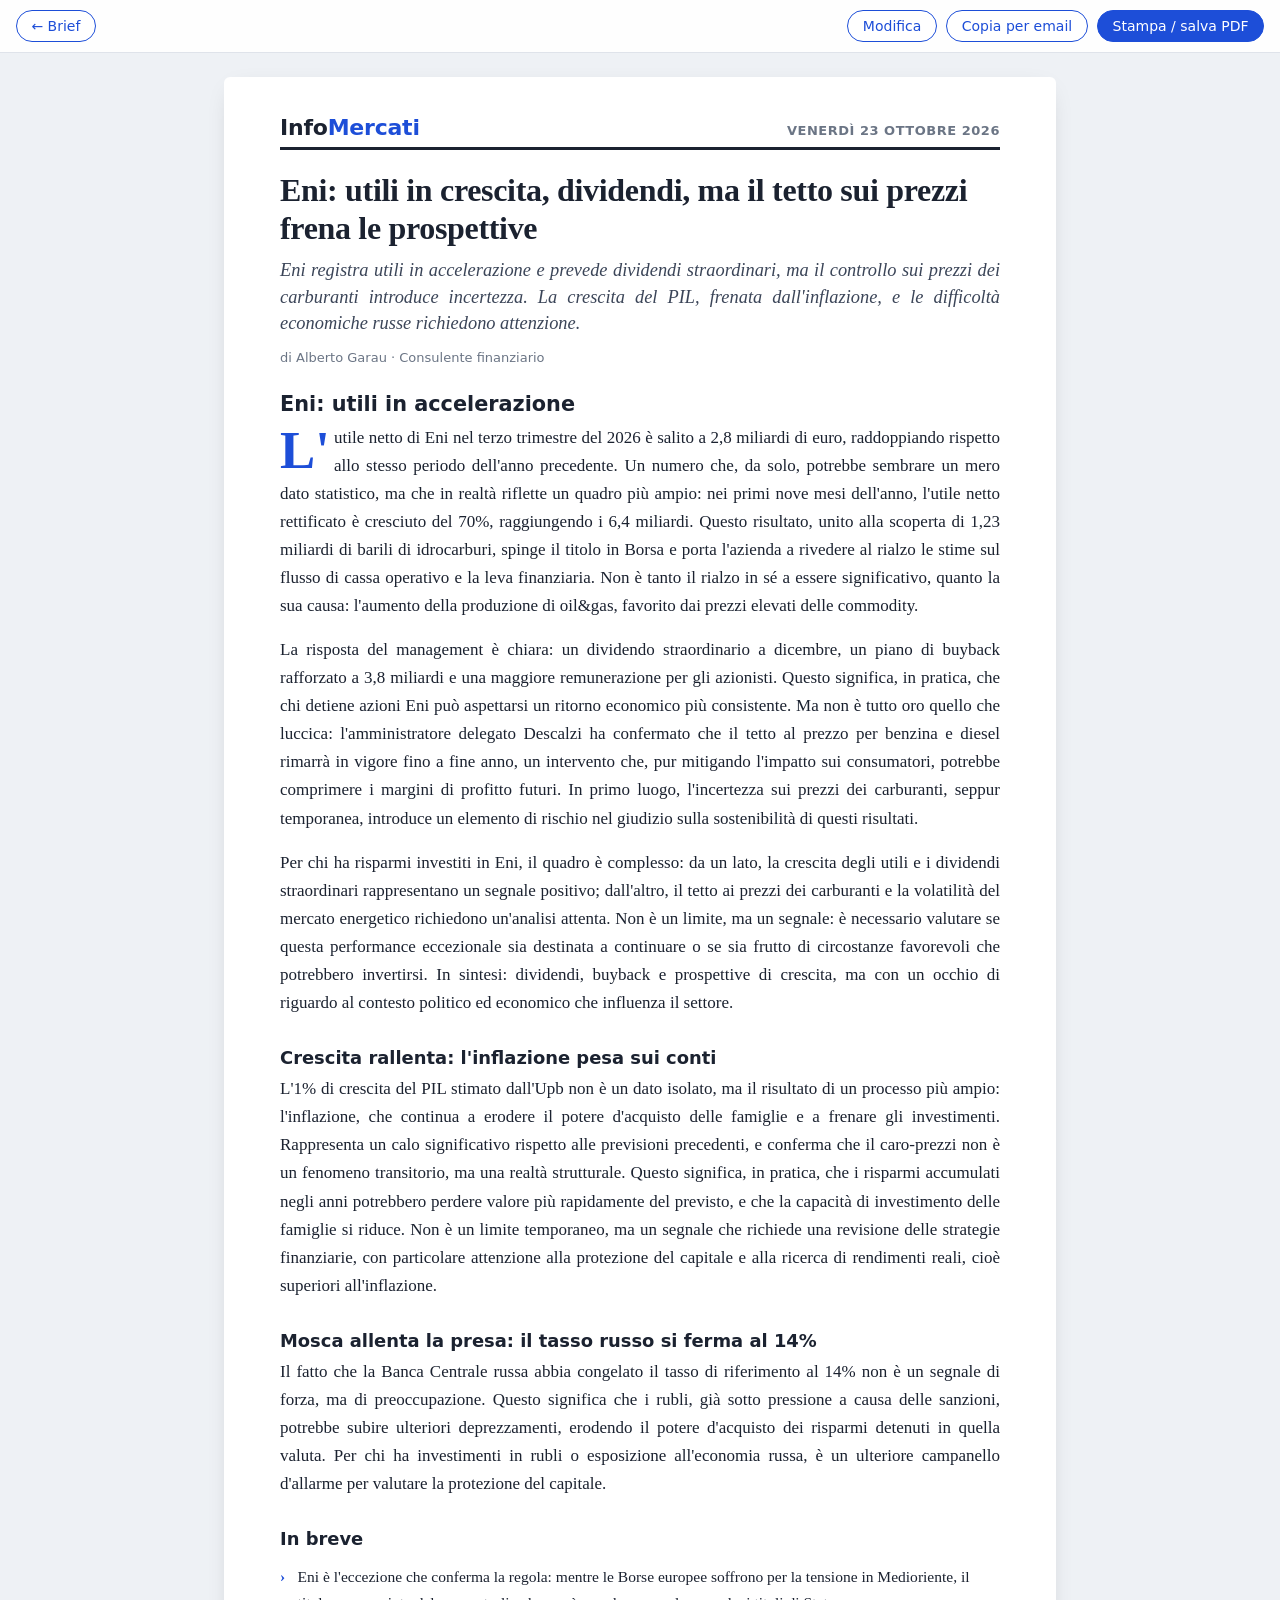
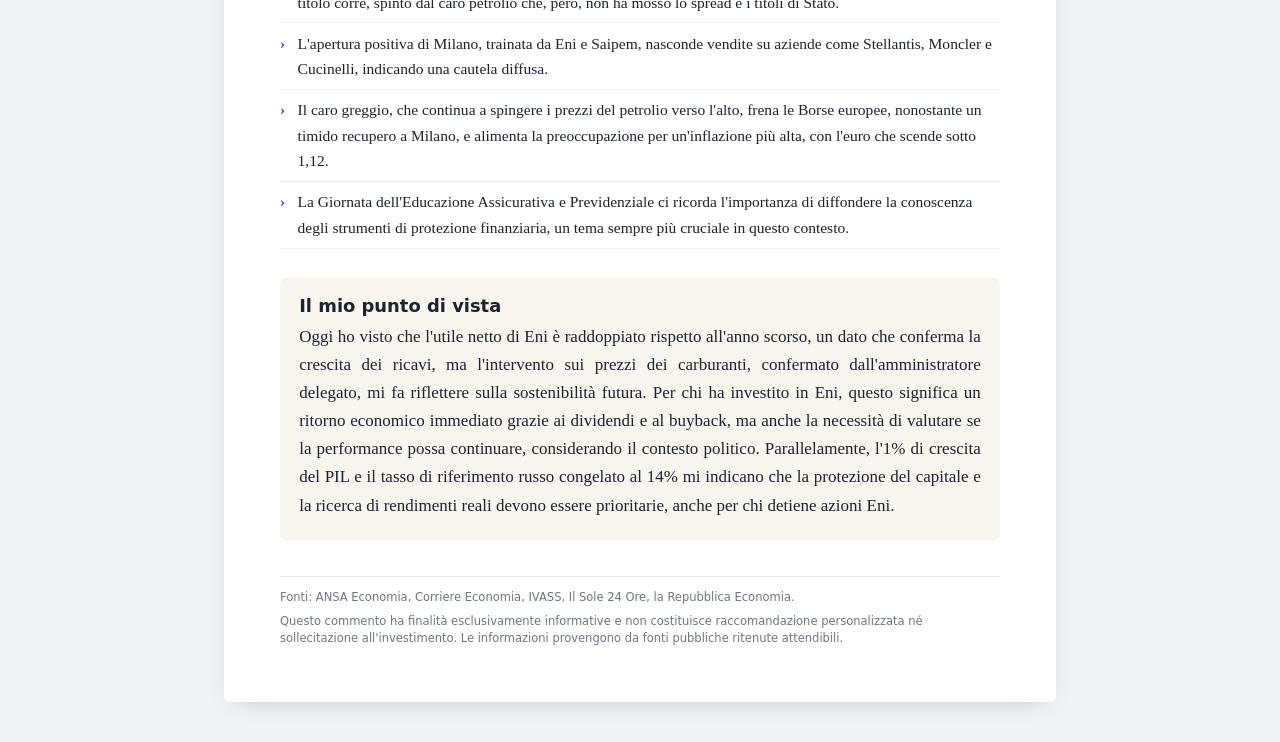
<file: infomercati.html>
<!doctype html>
<html lang="it"><head><meta charset="utf-8">
<meta http-equiv="Content-Security-Policy" content="default-src &#x27;none&#x27;; script-src &#x27;sha256-dPtTFnysE44sVgKIrVApC3uowE+pHw0yhsj1cqANawA=&#x27;; style-src &#x27;unsafe-inline&#x27;; connect-src &#x27;self&#x27;; img-src &#x27;self&#x27; data:; base-uri &#x27;none&#x27;; form-action &#x27;none&#x27;; object-src &#x27;none&#x27;">
<meta name="viewport" content="width=device-width, initial-scale=1">
<title>InfoMercati – venerdì 23 ottobre 2026</title>
<style>
  body { margin: 0; background: #eef1f5; color: #1b2230; font: 17px/1.65 Georgia, "Times New Roman", serif; }
  .bar { position: sticky; top: 0; display: flex; gap: .6rem; justify-content: flex-end; flex-wrap: wrap; padding: .6rem 16px;
          background: #ffffffe6; border-bottom: 1px solid #dfe3ea; font: 14px system-ui, -apple-system, sans-serif; z-index: 2; }
  .bar button, .bar a { font: inherit; padding: .45rem .9rem; border-radius: 999px; border: 1px solid #1d4ed8; background: #fff; color: #1d4ed8; cursor: pointer; text-decoration: none; }
  .bar button.primary { background: #1d4ed8; color: #fff; }
  article { max-width: 720px; margin: 24px auto 40px; background: #fff; padding: 40px 56px 48px; border-radius: 6px; box-shadow: 0 6px 24px -12px rgba(0,0,0,.25); }
  .mast { display: flex; justify-content: space-between; align-items: baseline; border-bottom: 3px solid #1b2230; padding-bottom: .5rem; margin-bottom: 1.4rem;
           font: 600 13px/1.2 system-ui, -apple-system, sans-serif; letter-spacing: .04em; text-transform: uppercase; color: #6b7585; }
  .mast b { font: 800 22px/1 system-ui, -apple-system, sans-serif; letter-spacing: -.01em; text-transform: none; color: #1b2230; }
  .mast b span { color: #1d4ed8; }
  .im-title { font-size: 2rem; line-height: 1.18; margin: 0 0 .6rem; font-weight: 700; letter-spacing: -.01em; }
  .dek { font-size: 1.15rem; line-height: 1.45; color: #3b4558; margin: 0 0 .8rem; font-style: italic; }
  .byline { font: 13px system-ui, -apple-system, sans-serif; color: #6b7585; margin: 0 0 1.6rem; }
  h2 { font: 700 1.12rem/1.3 system-ui, -apple-system, sans-serif; margin: 1.8rem 0 .4rem; color: #1b2230; }
  h2.lead-h { font-size: 1.3rem; margin-top: .4rem; }
  .lead p:first-child::first-letter { float: left; font-size: 3.1em; line-height: .9; padding: .06em .08em 0 0; font-weight: 700; color: #1d4ed8; }
  p { margin: 0 0 1rem; text-align: justify; hyphens: auto; }
  .num { float: right; width: 210px; margin: .3rem 0 1rem 1.4rem; padding: .9rem 1rem; background: #f3f6fc; border-left: 4px solid #1d4ed8; border-radius: 4px; }
  .num-v { font: 800 1.7rem/1.1 system-ui, -apple-system, sans-serif; color: #1d4ed8; }
  .num-l { font: 600 11px system-ui, -apple-system, sans-serif; text-transform: uppercase; letter-spacing: .06em; color: #6b7585; margin: .2rem 0 .5rem; }
  .num p { font-size: .9rem; line-height: 1.5; text-align: left; margin: 0; }
  ul.brief { list-style: none; padding: 0; margin: 0 0 1rem; clear: both; }
  ul.brief li { padding: .45rem 0 .45rem 1.1rem; border-bottom: 1px solid #eceff4; position: relative; font-size: .97rem; }
  ul.brief li::before { content: "›"; position: absolute; left: 0; color: #1d4ed8; font-weight: 700; }
  .pov { clear: both; margin-top: 1.8rem; padding: 1rem 1.2rem .3rem; background: #f8f5ef; border-radius: 6px; }
  .pov h2 { margin-top: 0; }
  footer { clear: both; margin-top: 2.2rem; padding-top: .8rem; border-top: 1px solid #e3e6ec; font: 11.5px/1.5 system-ui, -apple-system, sans-serif; color: #6b7585; }
  footer p { text-align: left; margin-bottom: .4rem; }
  .bar .note { margin-right: auto; align-self: center; color: #6b7585; font-size: 12.5px; }
  .bar button[hidden] { display: none; }
  .msg { max-width: 720px; margin: 12px auto 0; padding: .55rem .9rem; background: #fff7dc; border: 1px solid #f1d98e; border-radius: 8px; font: 13.5px system-ui, -apple-system, sans-serif; color: #5d4500; }
  .msg[hidden] { display: none; }
  body.editing #im-body { outline: 2px dashed #1d4ed8; outline-offset: 10px; border-radius: 2px; }
  body.editing #im-body:focus { outline-color: #f59e0b; }
  @page { size: A4; margin: 16mm; }
  @media print { body { background: #fff; font-size: 12pt; } .bar, .msg { display: none; } article { box-shadow: none; margin: 0; padding: 0; max-width: none; } }
  @media (max-width: 640px) { article { padding: 24px 18px; margin: 0; border-radius: 0; } p { text-align: left; }
    .num { float: none; width: auto; margin: 0 0 1rem; } .im-title { font-size: 1.6rem; } }
</style></head>
<body>
<div class=bar><a href="brief.html">← Brief</a><span class=note></span>
<button id=edit type=button>Modifica</button><button id=save class=primary type=button hidden>Salva</button><button id=cancel type=button hidden>Annulla</button>

<button id=copy type=button>Copia per email</button><button id=print class=primary type=button>Stampa / salva PDF</button></div>
<p id=msg class=msg hidden></p>
<article>
<div class=mast><b>Info<span>Mercati</span></b><span>venerdì 23 ottobre 2026</span></div>
<div id=im-body data-gen="2026-10-23T17:53:56+00:00"><h1 class=im-title>Eni: utili in crescita, dividendi, ma il tetto sui prezzi frena le prospettive</h1><p class=dek>Eni registra utili in accelerazione e prevede dividendi straordinari, ma il controllo sui prezzi dei carburanti introduce incertezza. La crescita del PIL, frenata dall&#x27;inflazione, e le difficoltà economiche russe richiedono attenzione.</p><p class=byline>di Alberto Garau · Consulente finanziario</p><h2 class=lead-h>Eni: utili in accelerazione</h2><div class=lead><p>L&#x27;utile netto di Eni nel terzo trimestre del 2026 è salito a 2,8 miliardi di euro, raddoppiando rispetto allo stesso periodo dell&#x27;anno precedente. Un numero che, da solo, potrebbe sembrare un mero dato statistico, ma che in realtà riflette un quadro più ampio: nei primi nove mesi dell&#x27;anno, l&#x27;utile netto rettificato è cresciuto del 70%, raggiungendo i 6,4 miliardi. Questo risultato, unito alla scoperta di 1,23 miliardi di barili di idrocarburi, spinge il titolo in Borsa e porta l&#x27;azienda a rivedere al rialzo le stime sul flusso di cassa operativo e la leva finanziaria. Non è tanto il rialzo in sé a essere significativo, quanto la sua causa: l&#x27;aumento della produzione di oil&amp;gas, favorito dai prezzi elevati delle commodity.</p><p>La risposta del management è chiara: un dividendo straordinario a dicembre, un piano di buyback rafforzato a 3,8 miliardi e una maggiore remunerazione per gli azionisti. Questo significa, in pratica, che chi detiene azioni Eni può aspettarsi un ritorno economico più consistente. Ma non è tutto oro quello che luccica: l&#x27;amministratore delegato Descalzi ha confermato che il tetto al prezzo per benzina e diesel rimarrà in vigore fino a fine anno, un intervento che, pur mitigando l&#x27;impatto sui consumatori, potrebbe comprimere i margini di profitto futuri. In primo luogo, l&#x27;incertezza sui prezzi dei carburanti, seppur temporanea, introduce un elemento di rischio nel giudizio sulla sostenibilità di questi risultati.</p><p>Per chi ha risparmi investiti in Eni, il quadro è complesso: da un lato, la crescita degli utili e i dividendi straordinari rappresentano un segnale positivo; dall&#x27;altro, il tetto ai prezzi dei carburanti e la volatilità del mercato energetico richiedono un&#x27;analisi attenta. Non è un limite, ma un segnale: è necessario valutare se questa performance eccezionale sia destinata a continuare o se sia frutto di circostanze favorevoli che potrebbero invertirsi. In sintesi: dividendi, buyback e prospettive di crescita, ma con un occhio di riguardo al contesto politico ed economico che influenza il settore.</p></div><h2>Crescita rallenta: l&#x27;inflazione pesa sui conti</h2><p>L&#x27;1% di crescita del PIL stimato dall&#x27;Upb non è un dato isolato, ma il risultato di un processo più ampio: l&#x27;inflazione, che continua a erodere il potere d&#x27;acquisto delle famiglie e a frenare gli investimenti. Rappresenta un calo significativo rispetto alle previsioni precedenti, e conferma che il caro-prezzi non è un fenomeno transitorio, ma una realtà strutturale. Questo significa, in pratica, che i risparmi accumulati negli anni potrebbero perdere valore più rapidamente del previsto, e che la capacità di investimento delle famiglie si riduce. Non è un limite temporaneo, ma un segnale che richiede una revisione delle strategie finanziarie, con particolare attenzione alla protezione del capitale e alla ricerca di rendimenti reali, cioè superiori all&#x27;inflazione.</p><h2>Mosca allenta la presa: il tasso russo si ferma al 14%</h2><p>Il fatto che la Banca Centrale russa abbia congelato il tasso di riferimento al 14% non è un segnale di forza, ma di preoccupazione. Questo significa che i rubli, già sotto pressione a causa delle sanzioni, potrebbe subire ulteriori deprezzamenti, erodendo il potere d&#x27;acquisto dei risparmi detenuti in quella valuta. Per chi ha investimenti in rubli o esposizione all&#x27;economia russa, è un ulteriore campanello d&#x27;allarme per valutare la protezione del capitale.</p><h2>In breve</h2><ul class=brief><li>Eni è l&#x27;eccezione che conferma la regola: mentre le Borse europee soffrono per la tensione in Medioriente, il titolo corre, spinto dal caro petrolio che, però, non ha mosso lo spread e i titoli di Stato.</li><li>L&#x27;apertura positiva di Milano, trainata da Eni e Saipem, nasconde vendite su aziende come Stellantis, Moncler e Cucinelli, indicando una cautela diffusa.</li><li>Il caro greggio, che continua a spingere i prezzi del petrolio verso l&#x27;alto, frena le Borse europee, nonostante un timido recupero a Milano, e alimenta la preoccupazione per un&#x27;inflazione più alta, con l&#x27;euro che scende sotto 1,12.</li><li>La Giornata dell&#x27;Educazione Assicurativa e Previdenziale ci ricorda l&#x27;importanza di diffondere la conoscenza degli strumenti di protezione finanziaria, un tema sempre più cruciale in questo contesto.</li></ul><div class=pov><h2>Il mio punto di vista</h2><p>Oggi ho visto che l&#x27;utile netto di Eni è raddoppiato rispetto all&#x27;anno scorso, un dato che conferma la crescita dei ricavi, ma l&#x27;intervento sui prezzi dei carburanti, confermato dall&#x27;amministratore delegato, mi fa riflettere sulla sostenibilità futura. Per chi ha investito in Eni, questo significa un ritorno economico immediato grazie ai dividendi e al buyback, ma anche la necessità di valutare se la performance possa continuare, considerando il contesto politico. Parallelamente, l&#x27;1% di crescita del PIL e il tasso di riferimento russo congelato al 14% mi indicano che la protezione del capitale e la ricerca di rendimenti reali devono essere prioritarie, anche per chi detiene azioni Eni.</p></div></div><footer><p>Fonti: ANSA Economia, Corriere Economia, IVASS, Il Sole 24 Ore, la Repubblica Economia.</p><p>Questo commento ha finalità esclusivamente informative e non costituisce raccomandazione personalizzata né sollecitazione all&#x27;investimento. Le informazioni provengono da fonti pubbliche ritenute attendibili.</p></footer>
</article>
<script>(function(){
var body=document.getElementById('im-body'),art=document.querySelector('article'),bar=document.querySelector('.bar');
var local=location.protocol==='http:'&&/^(127\.0\.0\.1|localhost)$/.test(location.hostname);
var bEdit=document.getElementById('edit'),bSave=document.getElementById('save'),bCancel=document.getElementById('cancel'),
    bReset=document.getElementById('reset'),msg=document.getElementById('msg');
var original=body.innerHTML;
function say(s){msg.textContent=s;msg.hidden=!s;}
function editing(on){body.contentEditable=on?'true':'false';document.body.classList.toggle('editing',on);
  bEdit.hidden=on;bSave.hidden=!on;bCancel.hidden=!on;if(on){body.focus();}}
bEdit.addEventListener('click',function(){editing(true);
  say(local?'Modifica il testo direttamente. Cmd+B grassetto, Cmd+I corsivo. Poi Salva.':
    'Stai modificando solo questa copia (per copiarla o stamparla): per salvarla apri InfoMercati dal Mac.');});
bCancel.addEventListener('click',function(){body.innerHTML=original;editing(false);say('');});
bSave.addEventListener('click',function(){
  if(!local){editing(false);say('Modifiche tenute in questa pagina: ora puoi copiarla o stamparla.');return;}
  bSave.disabled=true;say('Salvataggio e pubblicazione in corso…');
  fetch('/api/salva-infomercati',{method:'POST',headers:{'Content-Type':'application/json'},
    body:JSON.stringify({generated_at:body.getAttribute('data-gen'),html:body.innerHTML})})
  .then(function(r){return r.json();}).then(function(res){bSave.disabled=false;
    if(res.ok){original=body.innerHTML;editing(false);location.reload();}else{say('Non salvato: '+(res.errore||'errore'));}})
  .catch(function(){bSave.disabled=false;say('Il servizio del Mac non risponde.');});});
if(bReset){bReset.addEventListener('click',function(){
  if(!confirm('Tornare al testo originale generato in automatico?'))return;
  fetch('/api/ripristina-infomercati',{method:'POST'}).then(function(r){return r.json();})
  .then(function(res){if(res.ok)location.reload();else say('Non riuscito: '+(res.errore||'errore'));});});}
if(!local&&bReset)bReset.hidden=true;
document.getElementById('print').addEventListener('click',function(){window.print();});
document.getElementById('copy').addEventListener('click',function(){
  var b=this;function ok(s){b.textContent=s;setTimeout(function(){b.textContent='Copia per email';},2500);}
  var t=art.innerText;
  function bySelection(){var r=document.createRange();r.selectNodeContents(art);var s=window.getSelection();s.removeAllRanges();s.addRange(r);
    var done=false;try{done=document.execCommand('copy');}catch(e){}
    if(done){s.removeAllRanges();ok('Copiato!');}else{ok('Testo selezionato: premi Cmd+C');}}
  if(window.ClipboardItem&&navigator.clipboard&&navigator.clipboard.write){
    navigator.clipboard.write([new ClipboardItem({'text/html':new Blob([art.innerHTML],{type:'text/html'}),
      'text/plain':new Blob([t],{type:'text/plain'})})]).then(function(){ok('Copiato!');},bySelection);
  }else{bySelection();}});
})();</script>
</body></html>
</file>
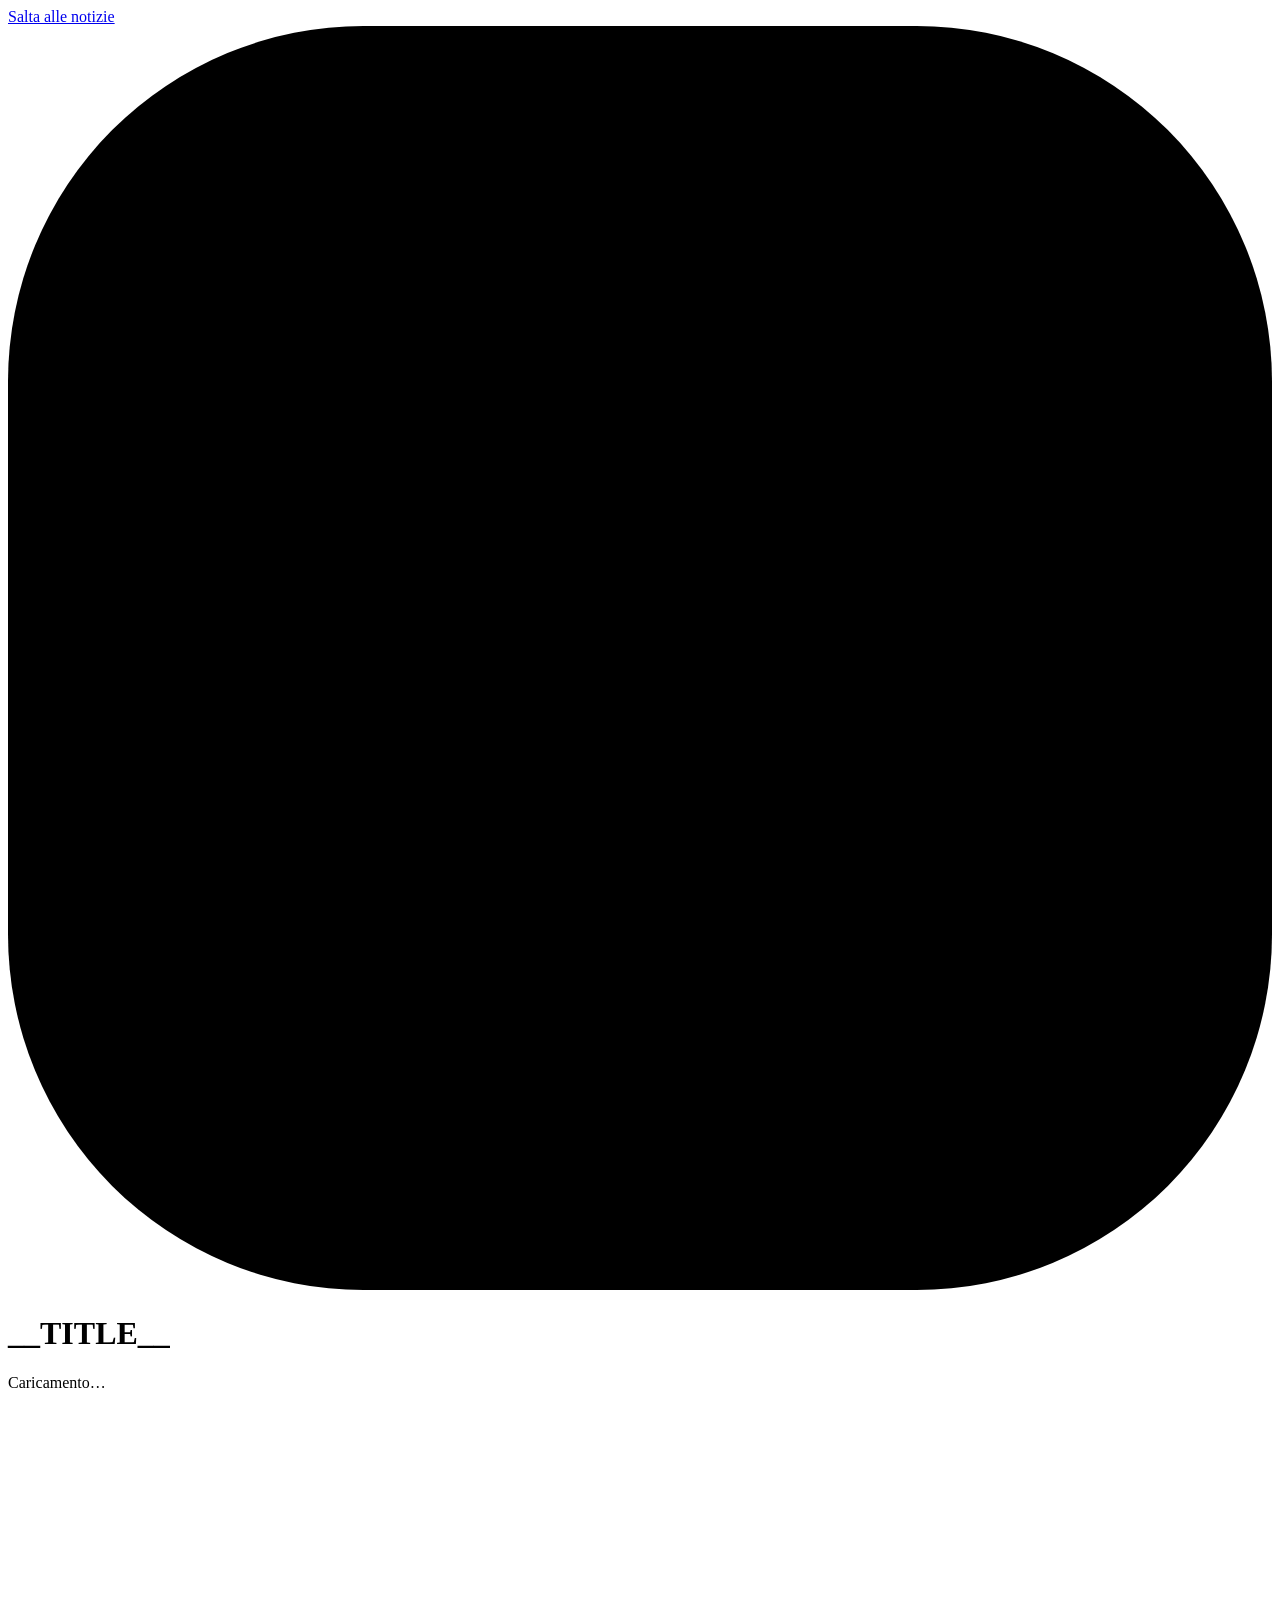
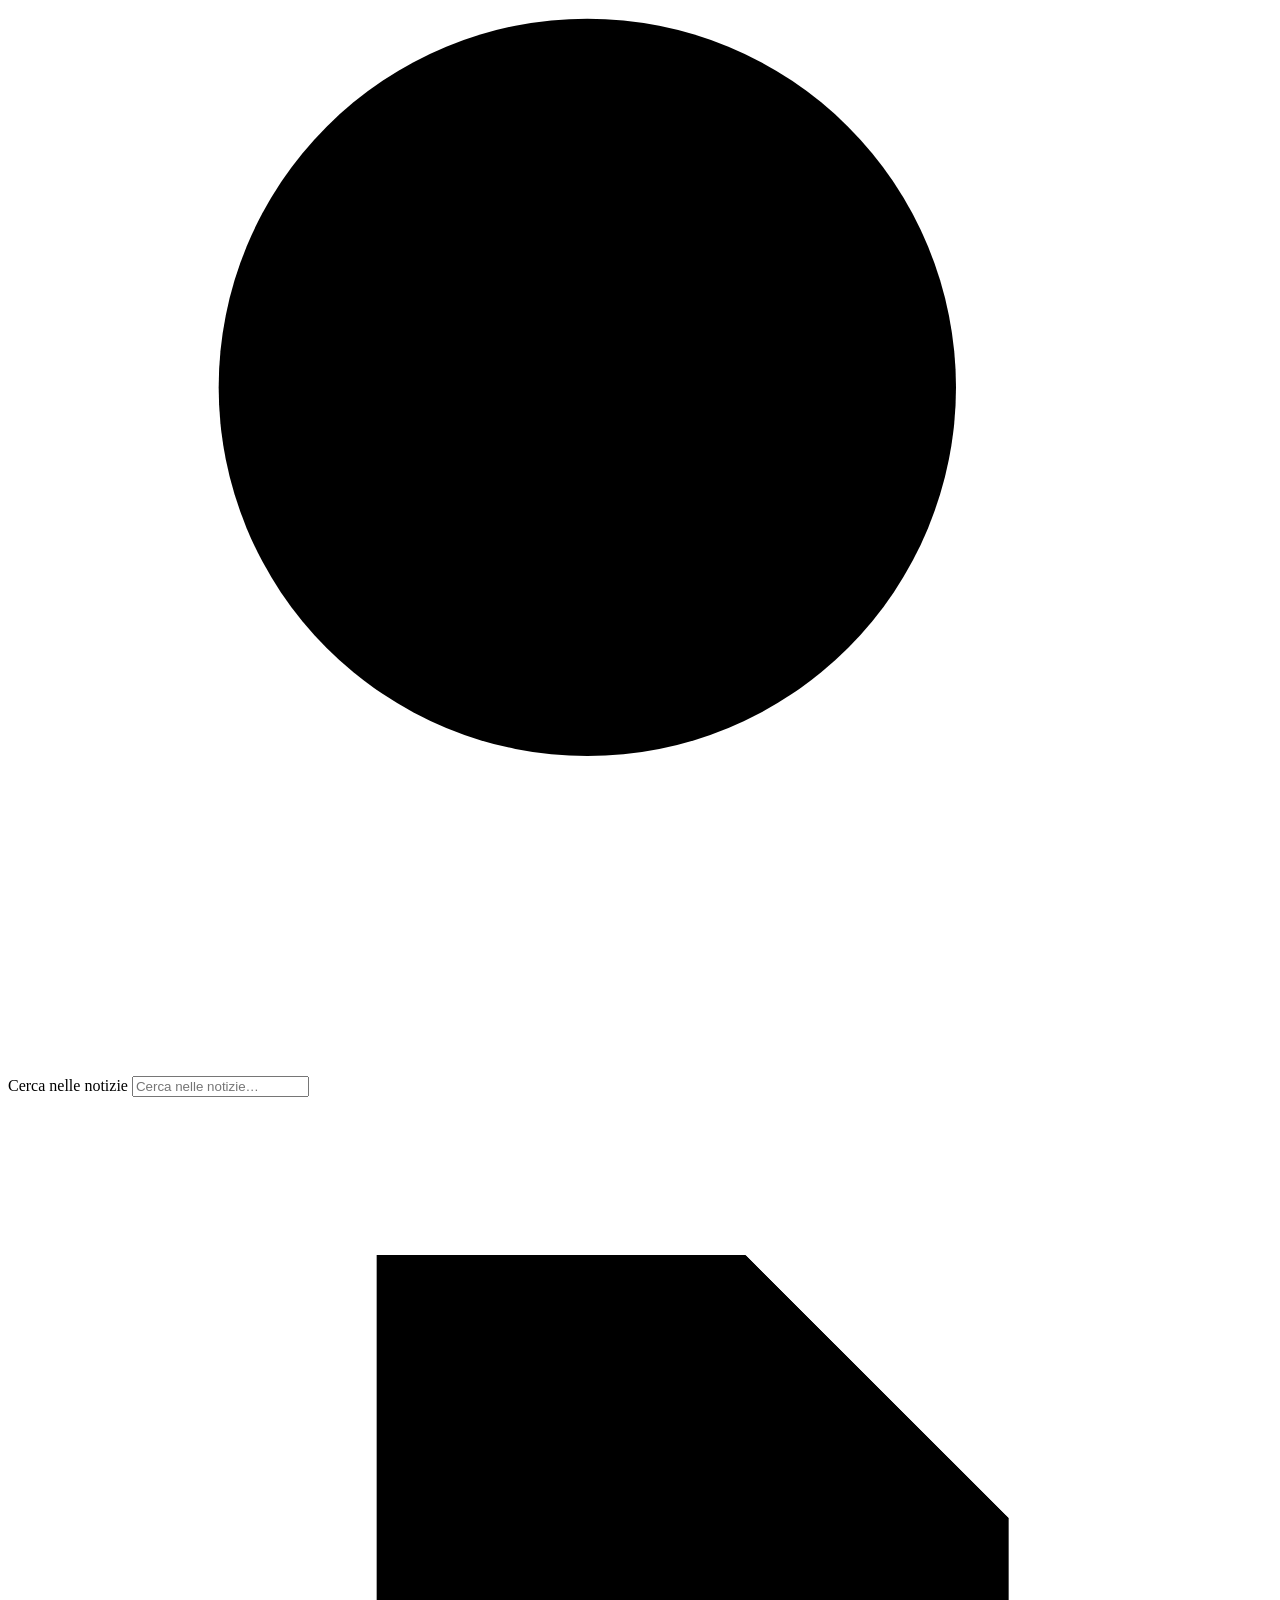
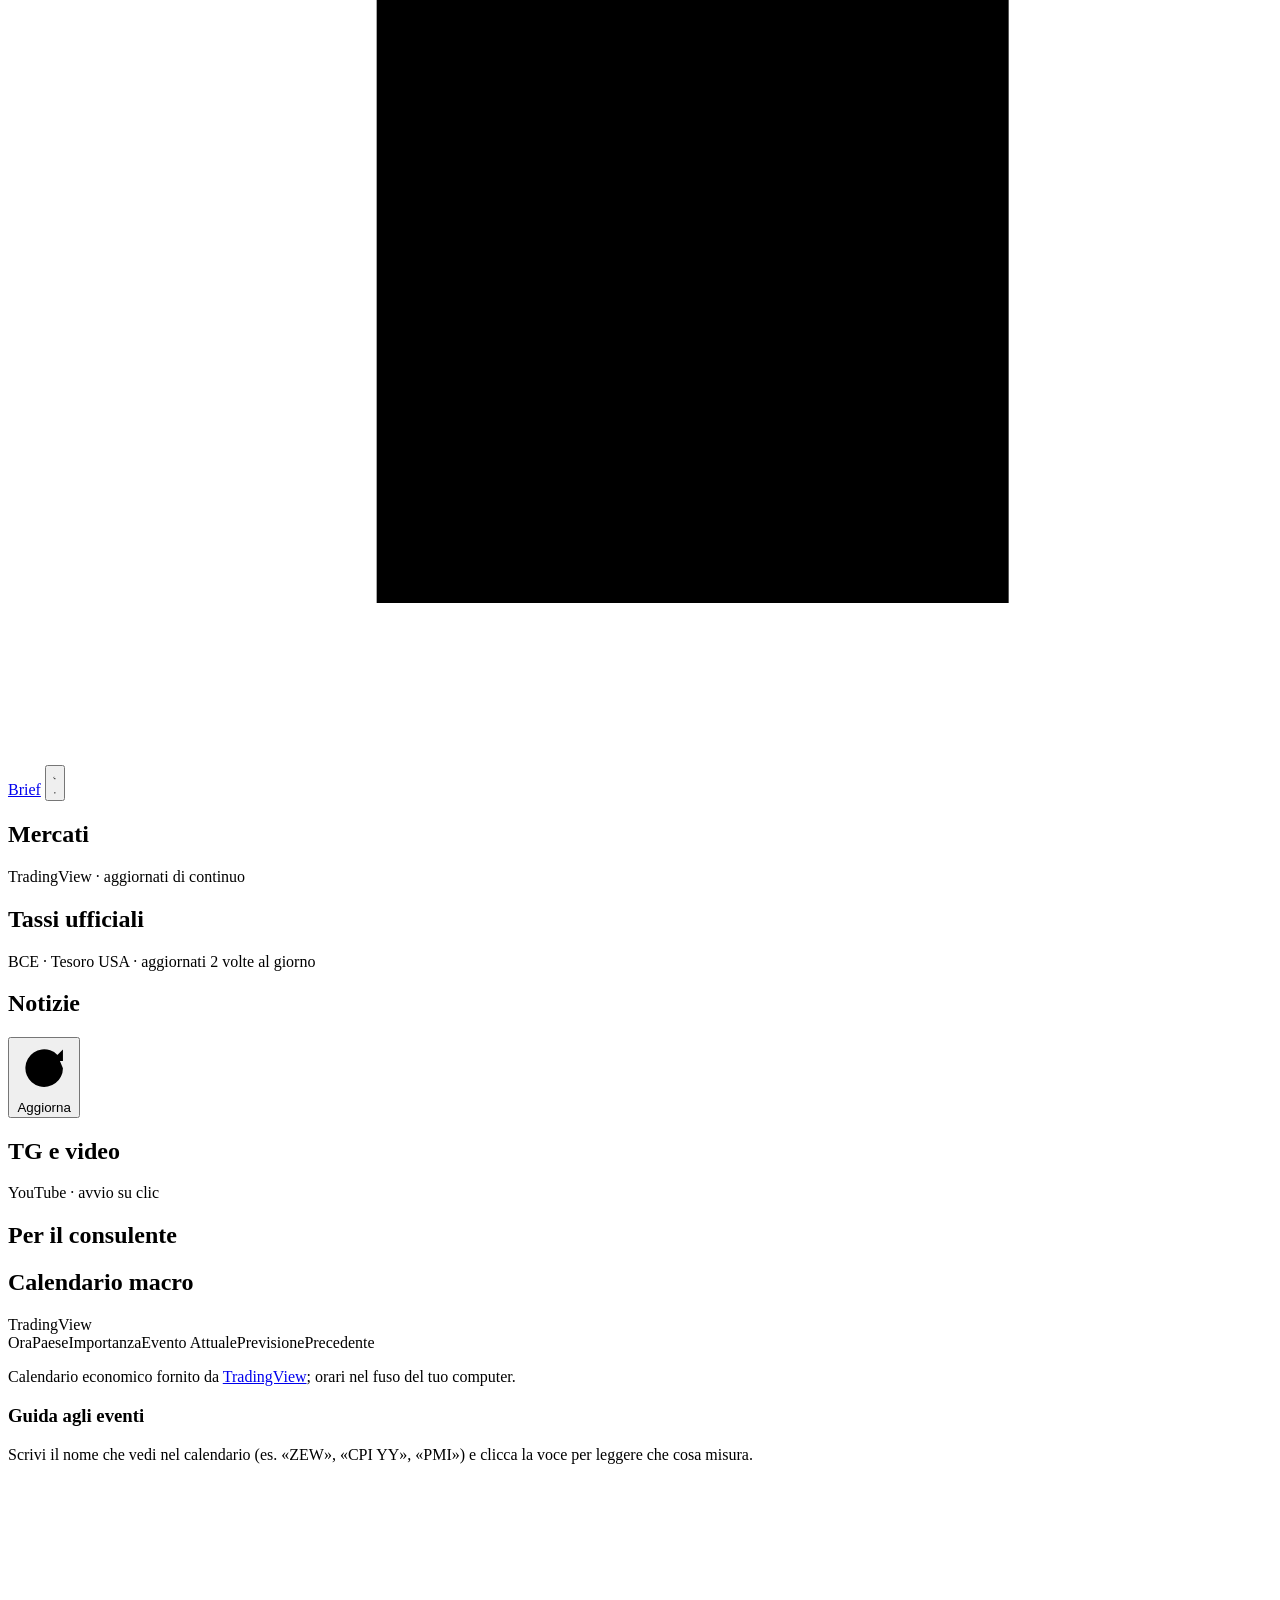
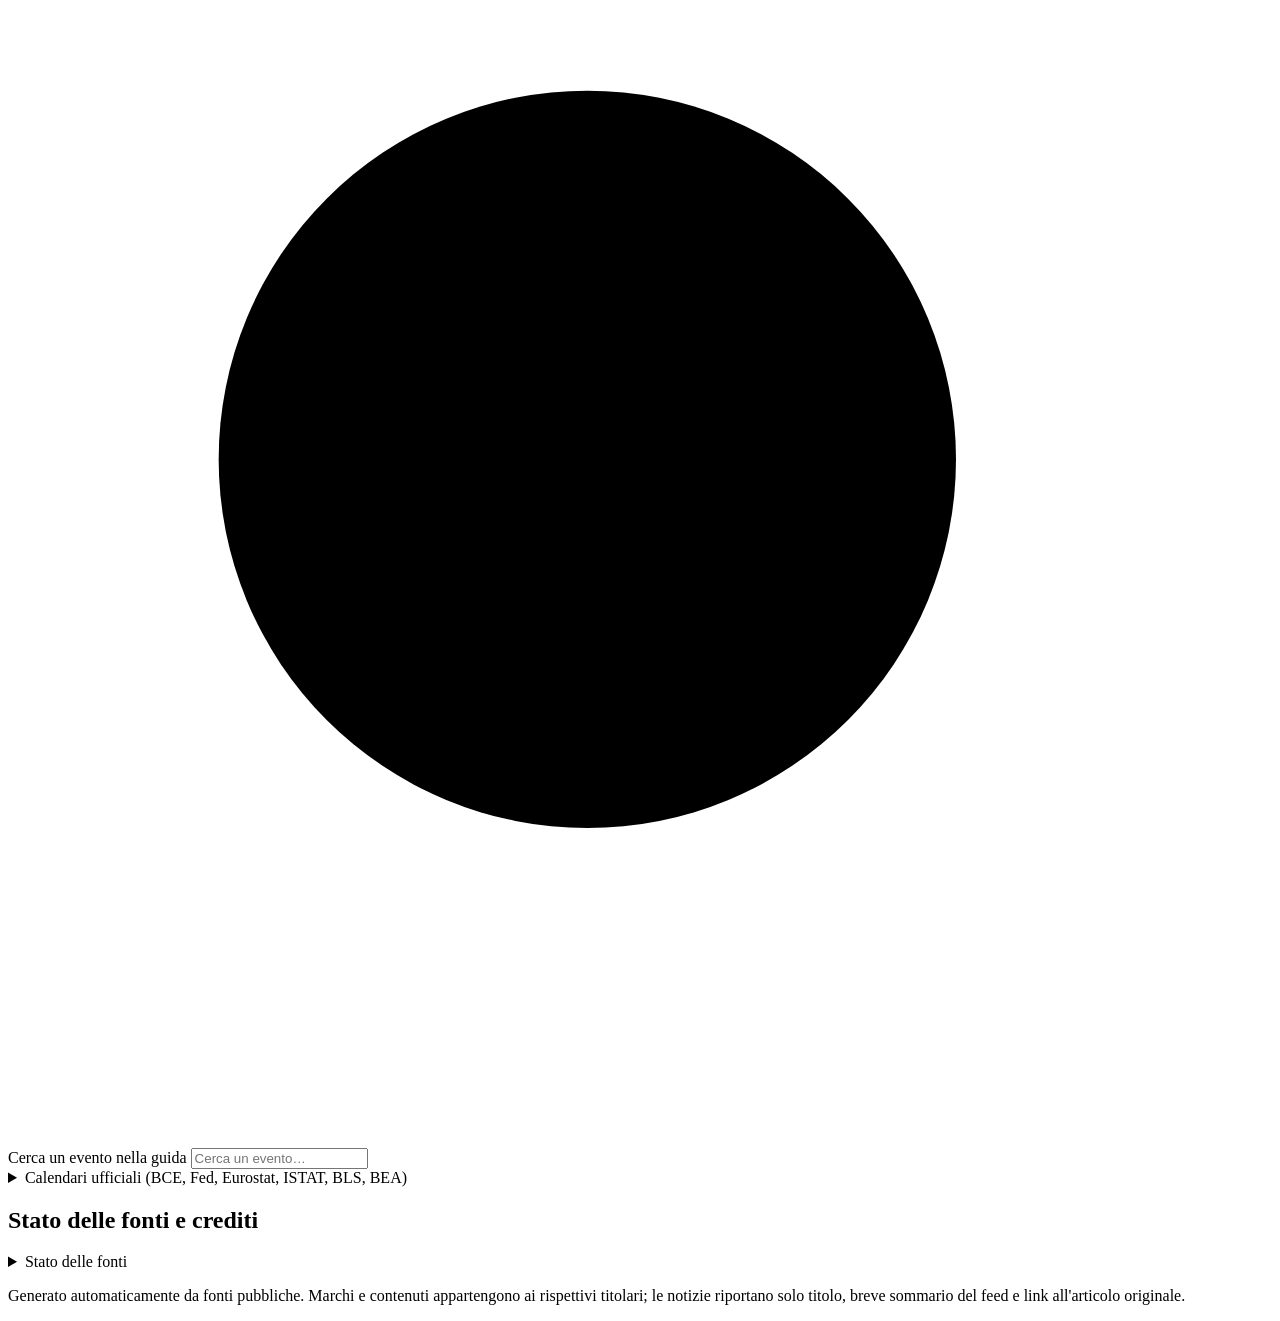
<file: assets/template.html>
<!doctype html>
<html lang="it">
<head>
<meta charset="utf-8">
<meta http-equiv="Content-Security-Policy" content="__CSP__">
<meta name="referrer" content="strict-origin-when-cross-origin">
<meta name="viewport" content="width=device-width, initial-scale=1">
<meta name="color-scheme" content="light dark">
<title>__TITLE__</title>
<style>
__CSS__
</style>
</head>
<body>
<a class="skip" href="#notizie">Salta alle notizie</a>
<header class="hdr">
  <div class="hdr-in">
    <div class="brand">
      <svg class="logo" viewBox="0 0 32 32" aria-hidden="true"><rect width="32" height="32" rx="9"/><polyline points="6,21 12,15 17,18 26,9"/><circle cx="26" cy="9" r="2.2"/></svg>
      <div>
        <h1>__TITLE__</h1>
        <p id="updated" class="sub">Caricamento…</p>
      </div>
    </div>
    <div class="clock" id="clock" aria-hidden="true"></div>
    <label class="search">
      <svg viewBox="0 0 24 24" aria-hidden="true"><circle cx="11" cy="11" r="7"/><line x1="16.5" y1="16.5" x2="21" y2="21"/></svg>
      <span class="sr-only">Cerca nelle notizie</span>
      <input id="search" type="search" placeholder="Cerca nelle notizie…" autocomplete="off">
    </label>
    <a class="brief-btn" href="brief.html" target="_blank" rel="noopener">
      <svg viewBox="0 0 24 24" aria-hidden="true"><path d="M7 3h7l5 5v13H7z"/><path d="M14 3v5h5M10 13h6M10 17h6"/></svg>Brief</a>
    <button id="fullscreen" type="button" class="icon-btn" aria-pressed="false" aria-label="Tutto schermo" title="Tutto schermo (tasto F)" hidden>
      <svg class="i-enter" viewBox="0 0 24 24" aria-hidden="true"><path d="M4 9V4h5M20 9V4h-5M4 15v5h5M20 15v5h-5"/></svg>
      <svg class="i-exit" viewBox="0 0 24 24" aria-hidden="true"><path d="M9 4v5H4M15 4v5h5M9 20v-5H4M15 20v-5h5"/></svg>
    </button>
    <button id="theme" type="button" class="icon-btn" aria-pressed="false" aria-label="Tema scuro">
      <svg class="i-moon" viewBox="0 0 24 24" aria-hidden="true"><path d="M20 14.5A8 8 0 1 1 9.5 4a6.5 6.5 0 0 0 10.5 10.5z"/></svg>
      <svg class="i-sun" viewBox="0 0 24 24" aria-hidden="true"><circle cx="12" cy="12" r="4.5"/><path d="M12 2v2.5M12 19.5V22M2 12h2.5M19.5 12H22M4.9 4.9l1.8 1.8M17.3 17.3l1.8 1.8M4.9 19.1l1.8-1.8M17.3 6.7l1.8-1.8"/></svg>
    </button>
  </div>
  <div id="ticker" class="ticker" aria-label="Quotazioni scorrevoli fornite da TradingView"></div>
</header>

<p id="stale" class="stale-bar" role="alert" hidden></p>
<div id="fresh" class="fresh-bar" role="status" hidden><span id="fresh-text">Sono disponibili dati più recenti.</span>
  <button id="fresh-btn" type="button" class="btn btn-primary">Aggiorna ora</button></div>
<noscript><p class="card">Per visualizzare i dati è necessario abilitare JavaScript.</p></noscript>

<main class="grid">
  <section id="mercati" class="a-mercati" aria-labelledby="h-mercati">
    <div class="sec-head"><h2 id="h-mercati">Mercati</h2><span class="tag tag-live"><span class="pulse" aria-hidden="true"></span>TradingView · aggiornati di continuo</span></div>
    <div id="live"></div>
    <div id="eqlab" class="eqlab" hidden aria-live="polite"></div>
    <div class="sec-head official-head"><h2>Tassi ufficiali</h2><span class="tag">BCE · Tesoro USA · aggiornati 2 volte al giorno</span></div>
    <div id="kpis"></div>
  </section>

  <section id="notizie" class="card a-notizie" aria-labelledby="h-notizie">
    <div class="sec-head"><h2 id="h-notizie">Notizie</h2>
      <div class="news-tools"><span id="news-count" class="tag" aria-live="polite"></span>
        <button id="news-refresh" type="button" class="btn btn-sm" title="Scarica subito le ultime notizie">
          <svg viewBox="0 0 24 24" aria-hidden="true"><path d="M20 12a8 8 0 1 1-2.34-5.66"/><polyline points="20 4 20 9 15 9"/></svg>
          <span>Aggiorna</span></button></div></div>
    <p id="news-refresh-msg" class="fine" role="status" hidden></p>
    <div id="news-filters" class="chips" role="group" aria-label="Filtra per categoria"></div>
    <ol id="news" class="news"></ol>
  </section>

  <section id="video" class="card a-video reveal" aria-labelledby="h-video">
    <div class="sec-head"><h2 id="h-video">TG e video</h2><span class="tag">YouTube · avvio su clic</span></div>
    <p id="video-local" class="warn" hidden>Pagina aperta come file locale: YouTube può rifiutare la riproduzione
      incorporata (errore 153). Usa «Apri su YouTube».</p>
    <div id="player" class="player"></div>
    <div id="rail" class="rail" role="group" aria-label="Scegli il canale"></div>
  </section>

  <section id="link" class="a-link reveal" aria-labelledby="h-link">
    <div class="sec-head"><h2 id="h-link">Per il consulente</h2></div>
    <ul id="links" class="tiles"></ul>
  </section>


  <section id="calendario" class="card a-cal reveal" aria-labelledby="h-cal">
    <div class="sec-head"><h2 id="h-cal">Calendario macro</h2><span class="tag tag-live"><span class="pulse" aria-hidden="true"></span>TradingView</span></div>
    <div class="cal-layout">
      <div>
        <div class="cal-legend" role="note" aria-label="Legenda del calendario">
          <div class="cal-cols">
            <span>Ora</span><span>Paese</span><span>Importanza</span><span class="ev">Evento</span>
            <span class="num">Attuale</span><span class="num">Previsione</span><span class="num">Precedente</span>
          </div>
        </div>
        <div id="cal-widget" class="cal-widget"></div>
        <p class="fine">Calendario economico fornito da <a href="https://it.tradingview.com/economic-calendar/" target="_blank" rel="noopener noreferrer">TradingView</a>;
          orari nel fuso del tuo computer.</p>
      </div>
      <div class="cal-side">
        <h3 id="h-guide">Guida agli eventi</h3>
        <p class="fine">Scrivi il nome che vedi nel calendario (es. «ZEW», «CPI YY», «PMI») e clicca la voce per leggere che cosa misura.</p>
        <label class="search guide-search">
          <svg viewBox="0 0 24 24" aria-hidden="true"><circle cx="11" cy="11" r="7"/><line x1="16.5" y1="16.5" x2="21" y2="21"/></svg>
          <span class="sr-only">Cerca un evento nella guida</span>
          <input id="guide-q" type="search" placeholder="Cerca un evento…" autocomplete="off">
        </label>
        <div id="guide" class="guide" aria-labelledby="h-guide"></div>
        <details class="cal-links">
          <summary>Calendari ufficiali (BCE, Fed, Eurostat, ISTAT, BLS, BEA)</summary>
          <ul id="calendar" class="rows"></ul>
        </details>
      </div>
    </div>
  </section>

  <section id="stato" class="card a-stato reveal" aria-labelledby="h-stato">
    <div class="sec-head"><h2 id="h-stato">Stato delle fonti e crediti</h2></div>
    <details id="status-box">
      <summary id="status-summary">Stato delle fonti</summary>
      <div id="status"></div>
      <h3>Fonti scartate</h3>
      <ul id="discarded" class="plain"></ul>
    </details>
  </section>
</main>
<footer class="foot">
  <p>Generato automaticamente da fonti pubbliche. Marchi e contenuti appartengono ai rispettivi titolari;
    le notizie riportano solo titolo, breve sommario del feed e link all'articolo originale.</p>
</footer>
<div id="tip" class="tip" role="status" hidden></div>
<script id="dashboard-data" type="application/json">__DATA__</script>
<script>__JS__</script>
</body>
</html>
</file>
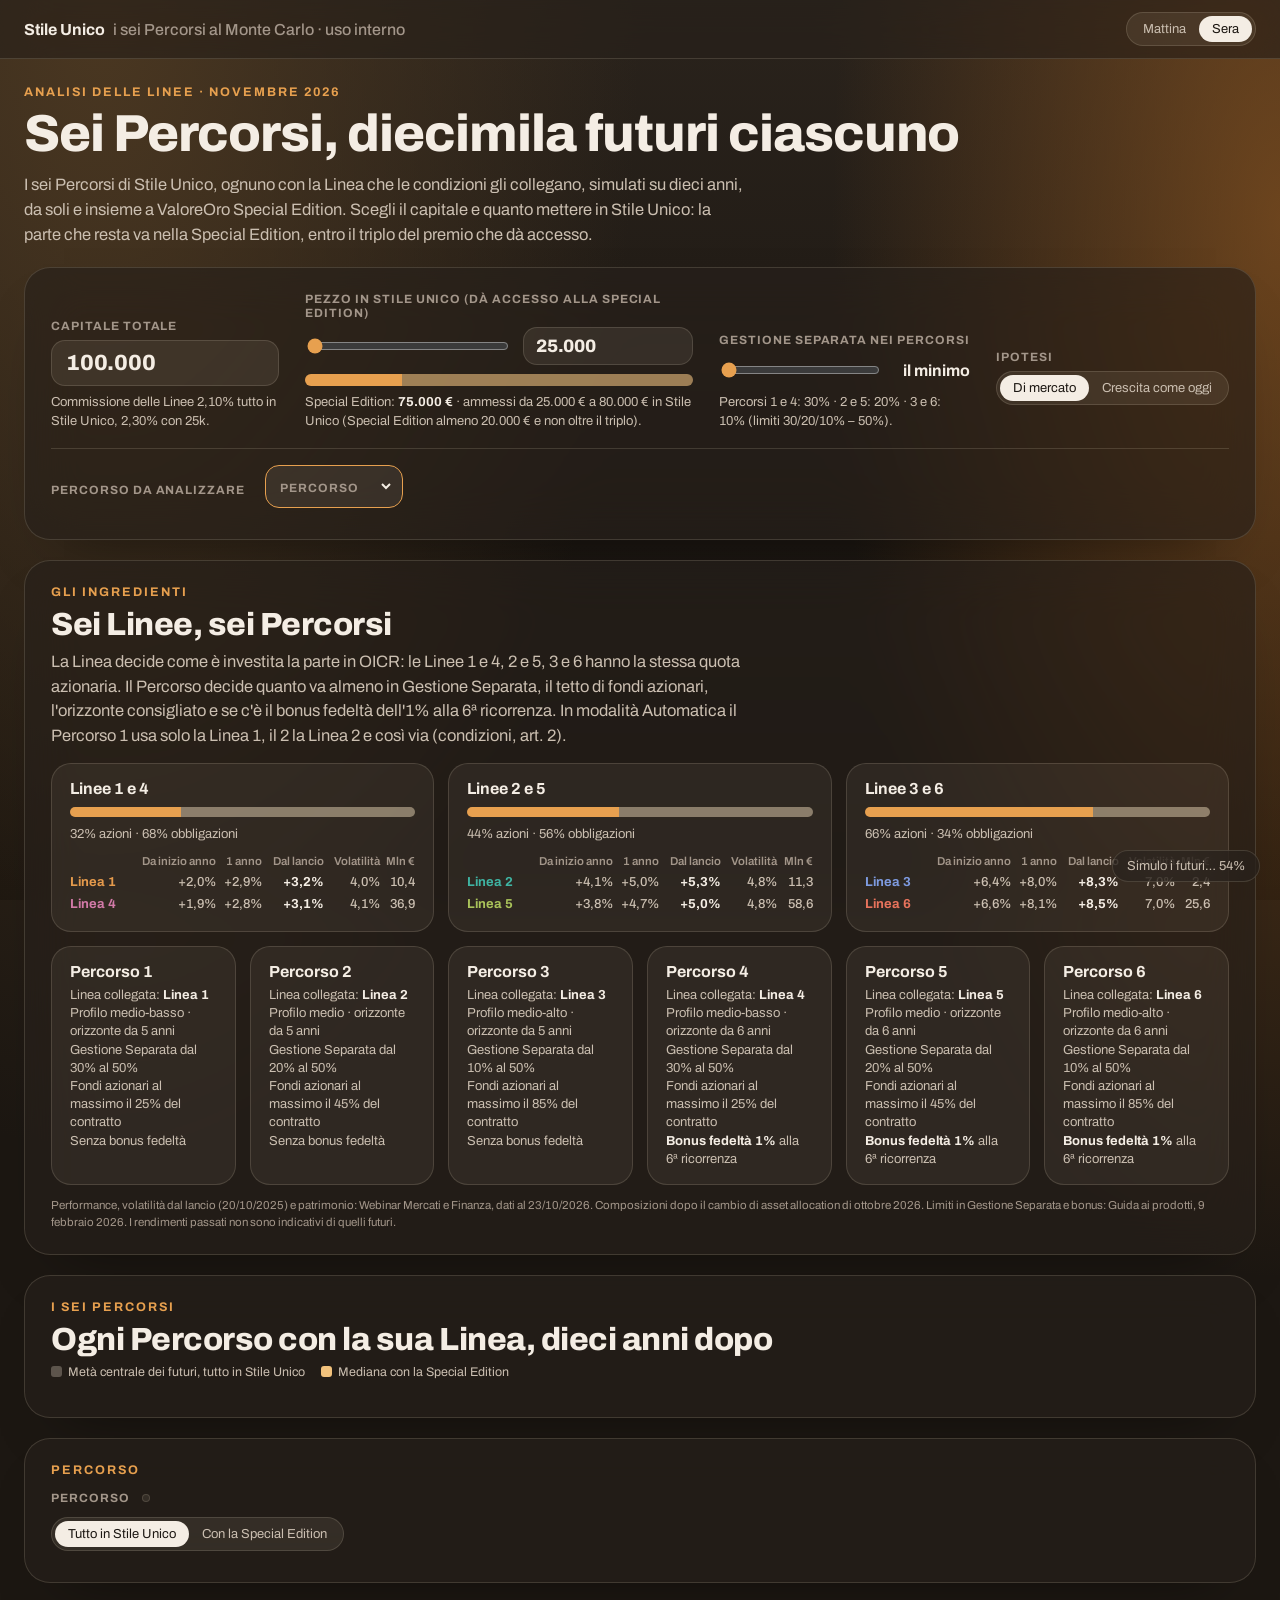
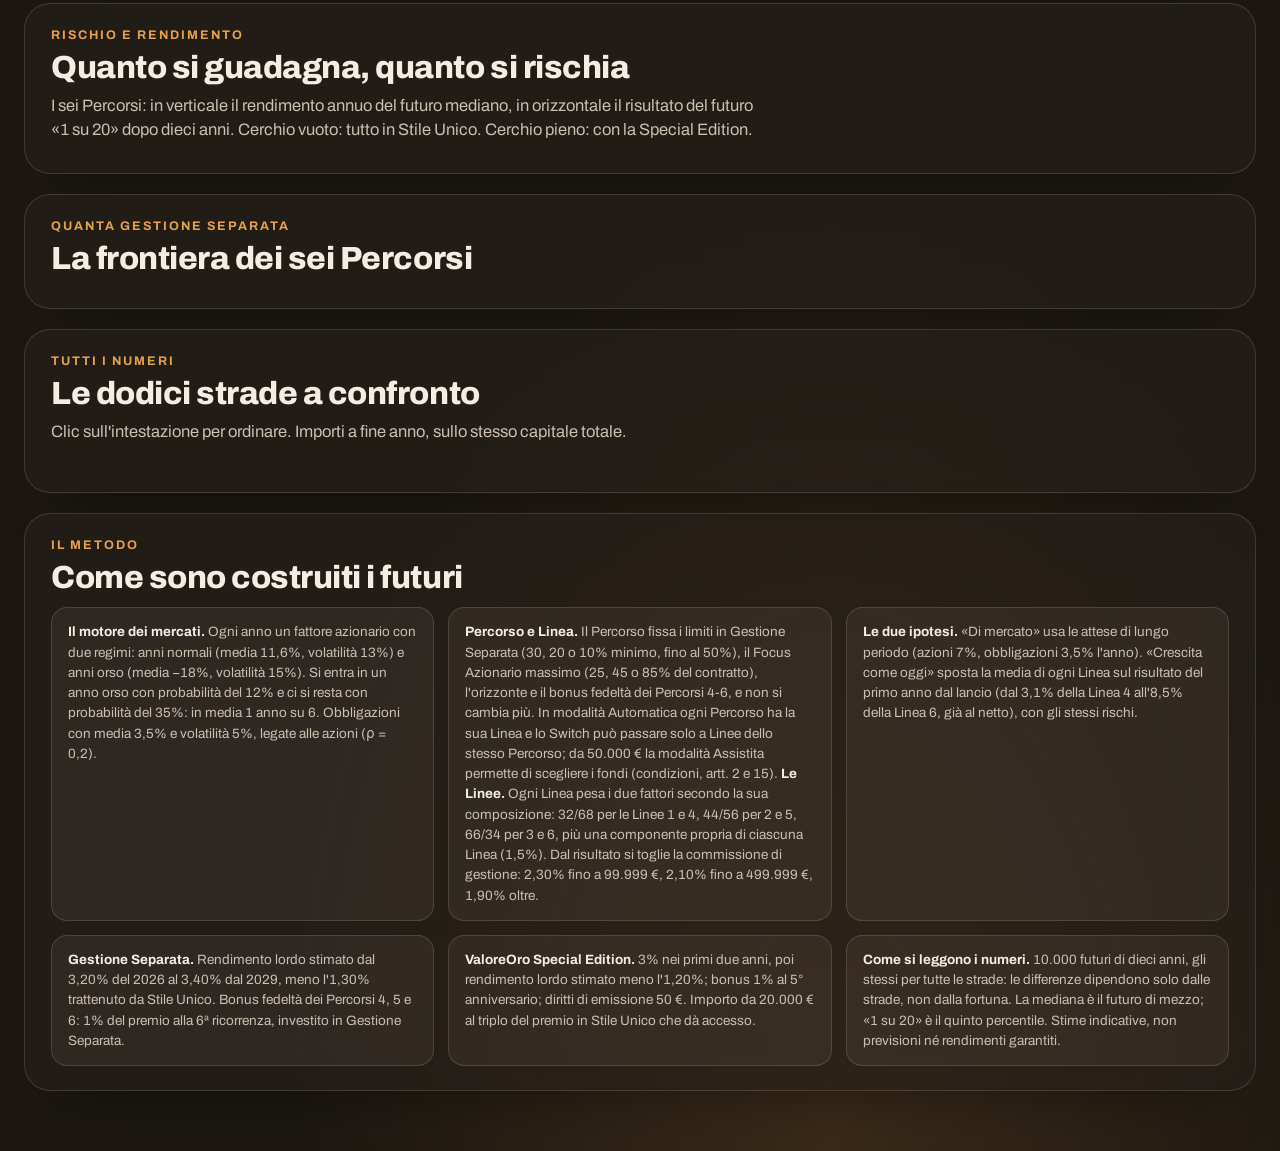
<file: stile-unico/analisi.html>
<!doctype html>
<html lang="it" class="sera">
<head>
<meta charset="utf-8">
<meta name="viewport" content="width=device-width,initial-scale=1">
<meta name="robots" content="noindex, nofollow">
<meta name="apple-mobile-web-app-capable" content="yes">
<meta name="mobile-web-app-capable" content="yes">
<meta name="apple-mobile-web-app-status-bar-style" content="black-translucent">
<meta name="apple-mobile-web-app-title" content="Stile Unico analisi">
<title>Stile Unico · i sei Percorsi</title>
<script>try{var t=localStorage.getItem('su-tema');if(t==='mattina'){document.documentElement.className='mattina';}}catch(e){}</script>
<style>
@font-face{font-family:"Archivo Glass";font-style:normal;font-display:swap;font-weight:100 900;src:url([data-uri]) format("woff2")}
@font-face{font-family:"Archivo Glass";font-style:italic;font-display:swap;font-weight:100 900;src:url([data-uri]) format("woff2")}
:root{--r:20px}
html.sera{color-scheme:dark;
 --bg:#1c1712;--ink:#F4EDE4;--ink2:#CBBFB1;--ink3:#A3968A;--line:rgba(255,236,210,.14);--glass:rgba(39,33,28,.66);--glass2:rgba(255,236,210,.06);
 --acc:#E7A04F;--neg:#E38A7A;--pos:#9CCB7A;--grid:rgba(255,236,210,.10);--chip:rgba(255,236,210,.08);--btn:#F4EDE4;--btnink:#1c1712;
 --c1:#E59A4C;--c2:#3FB3A2;--c3:#7E9BE0;--c4:#D27AA8;--c5:#A9C25A;--c6:#E8735C;--cse:#F2C27C;--cgs:#C9B79C;
 background:radial-gradient(60% 60% at 8% 0%,#4a3721 0%,transparent 70%),radial-gradient(50% 55% at 100% 8%,rgba(138,84,32,.7) 0%,transparent 70%),radial-gradient(60% 50% at 65% 100%,rgba(94,66,32,.45) 0%,transparent 70%),linear-gradient(180deg,#2a231c 0%,#1c1712 60%,#15110d 100%) fixed #1c1712}
html.mattina{color-scheme:light;
 --bg:#ece0cf;--ink:#1E1A16;--ink2:#4A4037;--ink3:#6B5F54;--line:rgba(60,44,30,.16);--glass:rgba(255,250,243,.70);--glass2:rgba(60,44,30,.05);
 --acc:#A85A12;--neg:#A93D2B;--pos:#3E7A2A;--grid:rgba(60,44,30,.12);--chip:rgba(60,44,30,.07);--btn:#1f1c19;--btnink:#fbf6ee;
 --c1:#B7621A;--c2:#1C7A6C;--c3:#3F62A8;--c4:#9A3F72;--c5:#5C7A1E;--c6:#B23E28;--cse:#C9941F;--cgs:#8C7A60;
 background:radial-gradient(45% 55% at 8% 6%,#f6e2bd 0%,transparent 70%),radial-gradient(32% 40% at 92% 12%,rgba(229,154,79,.5) 0%,transparent 72%),radial-gradient(50% 45% at 80% 100%,rgba(169,162,145,.42) 0%,transparent 72%),linear-gradient(180deg,#f1e6d6 0%,#e8dac6 60%,#ddcbb3 100%) fixed #ece0cf}
*{box-sizing:border-box}
body{margin:0;font-family:"Archivo Glass",system-ui,-apple-system,sans-serif;color:var(--ink);background:transparent;-webkit-font-smoothing:antialiased;font-feature-settings:"tnum" 1}
button,input,select{font:inherit;color:inherit}
.top{position:sticky;top:0;z-index:30;display:flex;align-items:center;gap:14px;padding:12px 24px;background:var(--glass);-webkit-backdrop-filter:blur(24px) saturate(1.35);backdrop-filter:blur(24px) saturate(1.35);border-bottom:1px solid var(--line)}
.top .tit{font-weight:700}.top .tit span{color:var(--ink3);font-weight:500;margin-left:8px}
.top .sp{flex:1}
.seg{display:inline-flex;border:1px solid var(--line);border-radius:999px;padding:3px;background:var(--chip)}
.seg button{border:0;background:transparent;border-radius:999px;padding:6px 13px;font-size:13px;cursor:pointer;color:var(--ink2);white-space:nowrap}
.seg button[aria-pressed=true]{background:var(--btn);color:var(--btnink)}
main{max-width:1320px;margin:0 auto;padding:26px 24px 60px}
.kick{font-size:12.5px;letter-spacing:.16em;text-transform:uppercase;color:var(--acc);font-weight:700;margin-bottom:8px}
h1{font-size:clamp(30px,4.4vw,52px);line-height:1.04;margin:0 0 12px;font-weight:800;letter-spacing:-.02em}
h2{font-size:clamp(22px,2.6vw,32px);line-height:1.1;margin:0 0 8px;font-weight:800;letter-spacing:-.015em}
h3{font-size:16px;margin:0 0 6px;font-weight:700}
.lead{font-size:16.5px;line-height:1.5;color:var(--ink2);max-width:80ch;margin:0 0 6px}
.card{background:var(--glass);border:1px solid var(--line);border-radius:26px;-webkit-backdrop-filter:blur(26px) saturate(1.3);backdrop-filter:blur(26px) saturate(1.3);box-shadow:0 30px 60px -40px rgba(0,0,0,.55);padding:24px 26px;margin-top:20px}
.src{font-size:11.5px;color:var(--ink3);margin-top:12px;line-height:1.45}
/* comandi */
.ctl{display:grid;grid-template-columns:1fr 1.7fr 1.1fr auto;gap:18px 26px;align-items:end}
.ctl label,.lbl{display:block;font-size:12px;letter-spacing:.08em;text-transform:uppercase;color:var(--ink3);font-weight:700;margin-bottom:7px}
.num{width:100%;border:1px solid var(--line);background:var(--chip);border-radius:14px;padding:10px 14px;font-size:22px;font-weight:800;letter-spacing:-.01em}
.num:focus{outline:2px solid var(--acc);outline-offset:1px}
.rowr{display:flex;align-items:center;gap:12px}
input[type=range]{flex:1;accent-color:var(--acc);height:28px}
.mini{font-size:13px;color:var(--ink2);margin-top:7px;line-height:1.4}
.mini b{color:var(--ink)}
.warn{color:var(--neg)}
.split{display:flex;height:12px;border-radius:999px;overflow:hidden;margin-top:9px;background:var(--chip)}
.split i{display:block;height:100%}
.leg{display:flex;flex-wrap:wrap;gap:6px 16px;font-size:12.5px;color:var(--ink2);margin-top:7px}
.leg i{display:inline-block;width:11px;height:11px;border-radius:3px;margin-right:6px;vertical-align:-1px}
/* linee */
.lines{display:grid;grid-template-columns:repeat(3,1fr);gap:14px;margin-top:14px}
.ln{background:var(--glass2);border:1px solid var(--line);border-radius:var(--r);padding:16px 18px}
.ln .mix{display:flex;height:10px;border-radius:999px;overflow:hidden;margin:10px 0 8px}
.ln table{width:100%;border-collapse:collapse;font-size:13px}
.ln td,.ln th{padding:4px 0;text-align:right;color:var(--ink2);font-weight:500}
.ln th{color:var(--ink3);font-weight:600;font-size:11.5px}
.ln td:first-child,.ln th:first-child{text-align:left}
.ln td b{color:var(--ink)}
/* percorsi */
.grid6{display:grid;grid-template-columns:repeat(3,1fr);gap:14px;margin-top:14px}
.pc{background:var(--glass2);border:1px solid var(--line);border-radius:var(--r);padding:16px 18px;cursor:pointer;text-align:left;transition:border-color .15s,transform .15s;position:relative}
.pc:hover{transform:translateY(-2px)}
.pc[aria-pressed=true]{border-color:var(--pcol);box-shadow:0 0 0 1px var(--pcol) inset}
.pc .hd{display:flex;align-items:baseline;gap:8px;flex-wrap:wrap}
.pc .hd b{font-size:19px;font-weight:800}
.pc .hd span{font-size:12.5px;color:var(--ink3)}
.pc .tag{margin-left:auto;font-size:11px;white-space:nowrap;font-weight:700;border-radius:999px;padding:3px 9px;background:var(--chip);color:var(--ink2)}
.pc svg{display:block;width:100%;height:112px;margin:8px 0 6px}
.pc .two{display:grid;grid-template-columns:1fr 1fr;gap:10px}
.pc .two div{border-top:1px solid var(--line);padding-top:8px}
.pc .k{font-size:11px;color:var(--ink3);text-transform:uppercase;letter-spacing:.06em;font-weight:700}
.pc .v{font-size:20px;font-weight:800;letter-spacing:-.01em;margin-top:2px}
.pc .s{font-size:12px;color:var(--ink2);margin-top:3px;line-height:1.35}
/* dettaglio */
.det{display:grid;grid-template-columns:1.6fr 1fr;gap:26px;margin-top:14px}
.chart{position:relative}
.chart svg{display:block;width:100%;overflow:visible}
.ax{fill:var(--ink3);font-size:12px}
.axl{stroke:var(--grid);stroke-width:1}
.tiles{display:grid;grid-template-columns:1fr 1fr;gap:12px}
.tile{background:var(--glass2);border:1px solid var(--line);border-radius:16px;padding:12px 14px}
.tile .n{font-size:22px;font-weight:800;letter-spacing:-.01em;line-height:1.1}
.tile .n small{font-size:12px;color:var(--ink3);font-weight:600;margin-left:4px}
.tile .l{font-size:12.5px;color:var(--ink2);margin-top:5px;line-height:1.35}
.tip{position:absolute;pointer-events:none;background:var(--glass);-webkit-backdrop-filter:blur(18px);backdrop-filter:blur(18px);border:1px solid var(--line);border-radius:14px;padding:10px 12px;font-size:12.5px;min-width:200px;opacity:0;transition:opacity .12s;z-index:5;box-shadow:0 16px 30px -18px rgba(0,0,0,.6)}
.tip b{display:block;margin-bottom:6px;font-size:13px}
.tip .r{display:flex;justify-content:space-between;gap:14px;line-height:1.6}
.combo{grid-column:1/-1;display:flex;flex-wrap:wrap;align-items:center;gap:10px 14px;border-top:1px solid var(--line);padding-top:16px}
.combo .lbl{margin:0 6px 0 0}
.combo .x{color:var(--ink3);font-size:14px}
.sel{display:inline-flex;align-items:center;gap:8px;font-size:15px;font-weight:700;border:1px solid var(--acc);border-radius:14px;padding:6px 8px 6px 14px;background:var(--chip);cursor:pointer}
.sel select{font-size:17px;font-weight:800;border:0;background:transparent;color:var(--ink);padding:4px 6px;cursor:pointer}
.sel select option{color:#1c1712}
/* matrice */
table.mx{width:100%;border-collapse:separate;border-spacing:6px;min-width:940px;margin-top:8px}
table.mx th{font-size:13px;text-align:left;font-weight:700;padding:4px 6px;vertical-align:bottom}
table.mx th small{display:block;font-size:11.5px;color:var(--ink3);font-weight:500;margin-top:2px}
table.mx thead th{text-align:center}
table.mx td{padding:0}
.cel{width:100%;border:1px solid var(--line);border-radius:14px;padding:10px 8px;cursor:pointer;display:flex;flex-direction:column;align-items:center;gap:2px;transition:transform .12s}
.cel:hover{transform:translateY(-1px);border-color:var(--acc)}
.cel[aria-pressed=true]{outline:2px solid var(--ink);outline-offset:1px}
.cel b{font-size:16px;font-weight:800}
.cel i{font-style:normal;font-size:10.5px;letter-spacing:.06em;text-transform:uppercase;color:var(--ink3);margin-top:2px}
.cel.au{border:2px solid var(--acc)}
.cel.as{border-style:dashed}
.cel.no{background:transparent;opacity:.55;border-style:dotted}
.cel.no b{font-size:13px;color:var(--ink3)}
.avv{border:1px solid var(--acc);background:var(--chip);border-radius:14px;padding:10px 14px;font-size:14px;line-height:1.45;color:var(--ink2);margin:0 0 14px}
.avv.ko{border-color:var(--neg)}
.avv b{color:var(--ink)}
.cel span{font-size:11.5px;color:var(--ink2)}
.pick{display:flex;flex-wrap:wrap;align-items:center;gap:8px 12px;margin-bottom:12px}
.pick .lbl{margin:0}
/* tabella */
.tw{overflow-x:auto;margin-top:12px}
table.t{width:100%;border-collapse:collapse;font-size:13.5px;min-width:900px}
table.t th{font-size:11.5px;letter-spacing:.05em;text-transform:uppercase;color:var(--ink3);text-align:right;padding:8px 8px;border-bottom:1px solid var(--line);cursor:pointer;white-space:normal;line-height:1.3;vertical-align:bottom;font-weight:700}
table.t th:first-child,table.t td:first-child{text-align:left}
table.t th[aria-sort]{color:var(--acc)}
table.t td{padding:9px 8px;border-bottom:1px solid var(--line);text-align:right;white-space:nowrap}
table.t tr.sel td{background:var(--chip)}
table.t td .sw{display:inline-block;width:10px;height:10px;border-radius:3px;margin-right:8px;vertical-align:-1px}
.neg{color:var(--neg)}.pos{color:var(--pos)}
.mth{display:grid;grid-template-columns:repeat(3,1fr);gap:14px;margin-top:12px}
.mth div{background:var(--glass2);border:1px solid var(--line);border-radius:16px;padding:14px 16px;font-size:13.5px;line-height:1.5;color:var(--ink2)}
.mth b{color:var(--ink)}
.busy{position:fixed;right:20px;bottom:18px;z-index:40;background:var(--glass);border:1px solid var(--line);border-radius:999px;padding:8px 14px;font-size:13px;color:var(--ink2);opacity:0;transition:opacity .2s;-webkit-backdrop-filter:blur(18px);backdrop-filter:blur(18px)}
.busy.on{opacity:1}
@media (max-width:1000px){.ctl{grid-template-columns:1fr 1fr;position:static}.grid6,.lines,#perc{grid-template-columns:1fr 1fr!important}.det{grid-template-columns:1fr}.mth{grid-template-columns:1fr}}
@media (max-width:640px){.grid6,.lines,.ctl{grid-template-columns:1fr}.top .tit span{display:none}main{padding:18px 16px 50px}}
@media print{.top,.busy{display:none}.ctl{position:static}.card{break-inside:avoid}}
</style>
</head>
<body>
<div class="top"><div class="tit">Stile Unico<span>i sei Percorsi al Monte Carlo · uso interno</span></div><div class="sp"></div>
 <div class="seg" id="tema"><button type="button" data-t="mattina">Mattina</button><button type="button" data-t="sera">Sera</button></div></div>
<main>
 <div class="kick">Analisi delle Linee · novembre 2026</div>
 <h1>Sei Percorsi, diecimila futuri ciascuno</h1>
 <p class="lead">I sei Percorsi di Stile Unico, ognuno con la Linea che le condizioni gli collegano, simulati su dieci anni, da soli e insieme a ValoreOro Special Edition. Scegli il capitale e quanto mettere in Stile Unico: la parte che resta va nella Special Edition, entro il triplo del premio che dà accesso.</p>

 <div class="card ctl" id="ctl">
  <div><label for="inP">Capitale totale</label><input class="num" id="inP" inputmode="numeric" autocomplete="off"><div class="mini" id="nP">da 20.000 a 1.000.000 €</div></div>
  <div><label for="inQ">Pezzo in Stile Unico (dà accesso alla Special Edition)</label>
   <div class="rowr"><input type="range" id="rgQ" step="1000"><input class="num" id="inQ" inputmode="numeric" autocomplete="off" style="max-width:170px;font-size:18px;padding:8px 12px"></div>
   <div class="split" id="spl"></div><div class="mini" id="nQ"></div></div>
  <div><label for="rgG">Gestione Separata nei Percorsi</label>
   <div class="rowr"><input type="range" id="rgG" min="10" max="50" step="5" value="10"><b id="vG" style="min-width:76px;text-align:right"></b></div><div class="mini" id="nG"></div></div>
  <div><span class="lbl">Ipotesi</span><div class="seg" id="modo"><button type="button" data-m="mercato" aria-pressed="true">Di mercato</button><button type="button" data-m="oggi">Crescita come oggi</button></div><div class="mini">&nbsp;</div></div>
  <div class="combo"><span class="lbl">Percorso da analizzare</span>
   <label class="sel">Percorso <select id="cbP"></select></label>
   <span class="mini" id="cbN" style="margin:0"></span></div>
 </div>

 <section class="card">
  <div class="kick">Gli ingredienti</div><h2>Sei Linee, sei Percorsi</h2>
  <p class="lead">La Linea decide come è investita la parte in OICR: le Linee 1 e 4, 2 e 5, 3 e 6 hanno la stessa quota azionaria. Il Percorso decide quanto va almeno in Gestione Separata, il tetto di fondi azionari, l'orizzonte consigliato e se c'è il bonus fedeltà dell'1% alla 6ª ricorrenza. In modalità Automatica il Percorso 1 usa solo la Linea 1, il 2 la Linea 2 e così via (condizioni, art. 2).</p>
  <div class="lines" id="lines"></div>
  <div class="grid6" id="perc" style="grid-template-columns:repeat(6,1fr)"></div>
  <div class="src">Performance, volatilità dal lancio (20/10/2025) e patrimonio: Webinar Mercati e Finanza, dati al 23/10/2026. Composizioni dopo il cambio di asset allocation di ottobre 2026. Limiti in Gestione Separata e bonus: Guida ai prodotti, 9 febbraio 2026. I rendimenti passati non sono indicativi di quelli futuri.</div>
 </section>

 <section class="card">
  <div class="kick">I sei Percorsi</div><h2>Ogni Percorso con la sua Linea, dieci anni dopo</h2>
  <p class="lead" id="lPc"></p>
  <div class="leg"><span><i style="background:var(--ink2);opacity:.35"></i>Metà centrale dei futuri, tutto in Stile Unico</span><span><i style="background:var(--cse)"></i>Mediana con la Special Edition</span></div>
  <div class="grid6" id="grid"></div>
 </section>

 <section class="card" id="det">
  <div class="kick" id="kDet">Percorso</div><h2 id="tDet"></h2>
  <p class="lead" id="lDet"></p>
  <div class="avv" id="avv" style="display:none"></div>
  <div class="det">
   <div>
    <div class="pick"><span class="lbl">Percorso</span><div class="seg" id="selP"></div></div>
    <div class="seg" id="var"><button type="button" data-v="solo" aria-pressed="true">Tutto in Stile Unico</button><button type="button" data-v="se">Con la Special Edition</button></div>
    <div class="leg" id="legDet"></div>
    <div class="chart" id="fan"></div>
   </div>
   <div><div class="tiles" id="tiles"></div><div class="src" id="sDet"></div></div>
  </div>
 </section>

 <section class="card">
  <div class="kick">Rischio e rendimento</div><h2>Quanto si guadagna, quanto si rischia</h2>
  <p class="lead">I sei Percorsi: in verticale il rendimento annuo del futuro mediano, in orizzontale il risultato del futuro «1 su 20» dopo dieci anni. Cerchio vuoto: tutto in Stile Unico. Cerchio pieno: con la Special Edition.</p>
  <div class="chart" id="sc"></div>
 </section>

 <section class="card">
  <div class="kick">Quanta Gestione Separata</div><h2>La frontiera dei sei Percorsi</h2>
  <p class="lead" id="lFr"></p>
  <div class="chart" id="fr"></div>
 </section>

 <section class="card">
  <div class="kick">Tutti i numeri</div><h2>Le dodici strade a confronto</h2>
  <p class="lead">Clic sull'intestazione per ordinare. Importi a fine anno, sullo stesso capitale totale.</p>
  <div class="tw"><table class="t" id="tab"></table></div>
  <div class="src" id="sTab"></div>
 </section>

 <section class="card">
  <div class="kick">Il metodo</div><h2>Come sono costruiti i futuri</h2>
  <div class="mth" id="mth"></div>
 </section>
</main>
<div class="busy" id="busy">Simulo i futuri…</div>
<script>
/* ====================== Stile Unico · Monte Carlo dei sei Percorsi ======================
   Stesso modello della presentazione «Confronto soluzioni» (Monte Carlo v2):
   - fattore azionario a due regimi persistenti (normale / orso), obbligazionario correlato (ρ = 0,2), componente specifica per Linea;
   - ogni Linea = pesi azioni/obbligazioni × fattori − commissione di gestione OICR (2,30% fino a 99.999 €, 2,10% fino a 499.999 €, 1,90% oltre);
   - Gestione Separata Euro San Giorgio: rendimento riconosciuto stimato (lordo − 1,30% trattenuto da Stile Unico);
   - ValoreOro Special Edition: 3% i primi due anni, poi lordo − 1,20%; bonus 1% al 5° anniversario; diritti di emissione 50 €;
   - bonus fedeltà Stile Unico (Percorsi 4-6): 1% del premio alla 6ª ricorrenza, investito in Gestione Separata.
   Stessi numeri casuali per tutte le strade: il confronto è a parità di mercati. */
var SU = (function(){
  var N = 10000, Y = 10, SEED = 20261118;
  var F = {eMean: 7.0, bMean: 3.5, bVol: 5.0, rho: 0.2, sid: 1.5, pNB: 0.12, pBB: 0.35, bearMean: -18, bearVol: 15, normVol: 13};
  F.pBear = F.pNB / (1 - F.pBB + F.pNB);
  F.normMean = (F.eMean - F.pBear * F.bearMean) / (1 - F.pBear);
  /* rendimento lordo della Gestione Separata (stima) per anno di contratto 1..10 */
  var GS_LORDO = [null, 3.20, 3.27, 3.33, 3.40, 3.40, 3.40, 3.40, 3.40, 3.40, 3.40];
  var GS_SU = GS_LORDO.map(function(x){ return x == null ? null : (x - 1.30) / 100; });
  var GS_VO = GS_LORDO.map(function(x, t){ return x == null ? null : t <= 2 ? 0.03 : (x - 1.20) / 100; });
  /* Linee di investimento: composizione azioni/obbligazioni (Webinar Mercati e Finanza, ottobre 2026) */
  var GR = {A: [.32, .68], B: [.44, .56], C: [.66, .34]};
  /* Percorsi: Linea collegata, limiti in Gestione Separata (Guida ai prodotti), dati della Linea al 23/10/2026 */
  var PERC = [
    {n: 1, g: 'A', gsMin: 30, bonus: false, rhp: 5, profilo: 'Medio-basso', vol: 4.0, m1: -1.2, ytd: 2.0, a1: 2.9, l: 3.2, aum: 10.4, svol: 3.9},
    {n: 2, g: 'B', gsMin: 20, bonus: false, rhp: 5, profilo: 'Medio',       vol: 4.8, m1: -1.4, ytd: 4.1, a1: 5.0, l: 5.3, aum: 11.3, svol: 6.4},
    {n: 3, g: 'C', gsMin: 10, bonus: false, rhp: 5, profilo: 'Medio-alto',  vol: 7.0, m1: -1.9, ytd: 6.4, a1: 8.0, l: 8.3, aum: 2.4,  svol: 9.4},
    {n: 4, g: 'A', gsMin: 30, bonus: true,  rhp: 6, profilo: 'Medio-basso', vol: 4.1, m1: -1.3, ytd: 1.9, a1: 2.8, l: 3.1, aum: 36.9, svol: 4.8},
    {n: 5, g: 'B', gsMin: 20, bonus: true,  rhp: 6, profilo: 'Medio',       vol: 4.8, m1: -1.6, ytd: 3.8, a1: 4.7, l: 5.0, aum: 58.6, svol: 7.3},
    {n: 6, g: 'C', gsMin: 10, bonus: true,  rhp: 6, profilo: 'Medio-alto',  vol: 7.0, m1: -1.9, ytd: 6.6, a1: 8.1, l: 8.5, aum: 25.6, svol: 10.4}
  ];
  function fee(prem){ return prem < 100000 ? 2.30 : prem < 500000 ? 2.10 : 1.90; }
  function rng(a){ return function(){ a |= 0; a = a + 0x6D2B79F5 | 0; var t = Math.imul(a ^ a >>> 15, 1 | a); t = t + Math.imul(t ^ t >>> 7, 61 | t) ^ t; return ((t ^ t >>> 14) >>> 0) / 4294967296; }; }
  /* fattori, generati una volta sola */
  var EQ = new Float64Array(N * Y), BD = new Float64Array(N * Y), ID = {A: new Float64Array(N * Y), B: new Float64Array(N * Y), C: new Float64Array(N * Y)};
  (function(){
    var R = rng(SEED), spare = null;
    function nrm(){ if (spare !== null){ var s = spare; spare = null; return s; } var u = 0; while (u === 0) u = R(); var v = R(), m = Math.sqrt(-2 * Math.log(u)); spare = m * Math.sin(2 * Math.PI * v); return m * Math.cos(2 * Math.PI * v); }
    for (var p = 0; p < N; p++){
      var bear = R() < F.pBear;
      for (var y = 0; y < Y; y++){
        if (y > 0) bear = bear ? R() < F.pBB : R() < F.pNB;
        var z = nrm(), i = p * Y + y;
        EQ[i] = bear ? F.bearMean + F.bearVol * z : F.normMean + F.normVol * z;
        BD[i] = F.bMean + F.bVol * (F.rho * z + Math.sqrt(1 - F.rho * F.rho) * nrm());
        ID.A[i] = nrm(); ID.B[i] = nrm(); ID.C[i] = nrm();
      }
    }
  })();
  function curva(r, t){ var v = 1; for (var k = 1; k <= t; k++) v *= 1 + r[k]; return v; }
  var gsC = [], voC = [];
  for (var t = 0; t <= Y; t++){ gsC.push(curva(GS_SU, t)); voC.push(curva(GS_VO, t)); }
  /* una strada: Percorso p, importo in Stile Unico, importo in Special Edition, quota GS nel Percorso, ipotesi */
  /* pc = Percorso (limiti GS, bonus fedeltà), ln = Linea (composizione, crescita «come oggi») */
  var CACHE = {};
  /* rib (facoltativo): servizio Ribilancia, {g0: quota iniziale in GS (0,9 o 0,7), D: anni (2, 3, 5)};
     switch trimestrali di importo uguale fino al 30% in Gestione Separata (condizioni, art. 17) */
  function strada(pc, ln, su, se, gsPct, modo, rib, nsamp){
    var key = [pc.bonus, ln.g, modo === 'oggi' ? ln.l : '', su, se, gsPct, modo, rib ? rib.g0 + 'x' + rib.D : '', nsamp || 36].join('|');
    if (CACHE[key]) return CACHE[key];
    var w = GR[ln.g], fe = fee(su), gs = su * gsPct / 100, li = su - gs, P = su + se;
    var mk = w[0] * F.eMean + w[1] * F.bMean, id = ID[ln.g];
    var V = new Float64Array(N * (Y + 1)), A = 0, GV = [];
    if (rib){ li = su * (1 - rib.g0); A = su * (rib.g0 - gsPct / 100) / (4 * rib.D); var gv = su * rib.g0; GV.push(gv); for (var tg = 1; tg <= Y; tg++){ var g = GS_SU[tg]; gv = gv * (1 + g) - (tg <= rib.D ? 4 * A + 1.5 * A * g : 0); GV.push(gv); } }
    else for (var tg2 = 0; tg2 <= Y; tg2++) GV.push(gs * gsC[tg2]);
    for (var p = 0; p < N; p++){
      var lv = li;
      for (var t = 0; t <= Y; t++){
        if (t > 0){
          var i = p * Y + t - 1, r = w[0] * EQ[i] + w[1] * BD[i] + F.sid * id[i];
          r = modo === 'oggi' ? r - mk + ln.l : r - fe;
          lv = Math.max(0, lv * (1 + r / 100));
          if (rib && t <= rib.D) lv += 4 * A + 1.5 * A * r / 100;
        }
        var v = lv + GV[t];
        if (pc.bonus && t >= 6) v += su * 0.01 * gsC[t] / gsC[6];
        if (se > 0){ v += (se - 50) * voC[t]; if (t >= 5) v += se * 0.01 * voC[t] / voC[5]; }
        V[p * (Y + 1) + t] = v;
      }
    }
    var pcs = {5: [], 10: [], 25: [], 50: [], 75: [], 90: [], 95: []}, col = new Float64Array(N), out = {P: P, su: su, se: se, gs: gs, li: li, fee: fe};
    for (var t2 = 0; t2 <= Y; t2++){
      for (var q = 0; q < N; q++) col[q] = V[q * (Y + 1) + t2];
      var s = Array.prototype.slice.call(col).sort(function(a, b){ return a - b; });
      for (var k in pcs) pcs[k].push(s[Math.min(N - 1, Math.floor(N * k / 100))]);
      var lo = 0; while (lo < N && s[lo] < P) lo++; (out.lossT = out.lossT || []).push(lo / N);
      if (t2 === 5 || t2 === 6 || t2 === 10) out['loss' + t2] = lo / N;
      if (t2 === 10) out.fin = s;
      if (t2 === 10){ var nk = Math.floor(N * .05), cv = 0; for (var j2 = 0; j2 < nk; j2++) cv += s[j2]; out.cvar10 = cv / nk; var mm = 0; for (var j3 = 0; j3 < N; j3++) mm += s[j3]; out.mean10 = mm / N; }
    }
    var y1 = [], dd = [];
    for (var p3 = 0; p3 < N; p3++){
      y1.push(V[p3 * (Y + 1) + 1] / P - 1);
      var pk = P, wd = 0; for (var t3 = 1; t3 <= Y; t3++){ var v3 = V[p3 * (Y + 1) + t3]; if (v3 > pk) pk = v3; wd = Math.min(wd, v3 / pk - 1); } dd.push(wd);
    }
    y1.sort(function(a, b){ return a - b; }); dd.sort(function(a, b){ return a - b; });
    out.y1p5 = y1[Math.floor(N * .05)]; out.ddp5 = dd[Math.floor(N * .05)]; out.ddp50 = dd[Math.floor(N * .5)];
    var wy = []; for (var p6 = 0; p6 < N; p6++){ var mn = 0; for (var t6 = 1; t6 <= Y; t6++){ var a6 = V[p6 * (Y + 1) + t6] / V[p6 * (Y + 1) + t6 - 1] - 1; if (a6 < mn) mn = a6; } wy.push(mn); } wy.sort(function(a, b){ return a - b; }); out.worstYp50 = wy[Math.floor(N * .5)];
    out.pc = pcs;
    out.cagr = Math.pow(pcs[50][Y] / P, 1 / Y) - 1;
    var samp = []; for (var s2 = 0; s2 < (nsamp || 36); s2++){ var row = []; for (var t4 = 0; t4 <= Y; t4++) row.push(V[s2 * 23 % N * (Y + 1) + t4]); samp.push(row); }
    out.samp = samp;
    if (Object.keys(CACHE).length > 400) CACHE = {};
    CACHE[key] = out;
    return out;
  }
  return {N: N, Y: Y, F: F, PERC: PERC, GR: GR, GS_SU: GS_SU, GS_VO: GS_VO, fee: fee, strada: strada};
})();
if (typeof module !== 'undefined') module.exports = SU;

(function(){
var $ = function(s){ return document.querySelector(s); };
var Y = SU.Y, PERC = SU.PERC;
function grp(v){ return String(Math.round(Math.abs(v))).replace(/\B(?=(\d{3})+(?!\d))/g, '.'); }
function eur(v){ return (v < 0 ? '−' : '') + grp(v) + ' €'; }
function eurR(v){ return eur(Math.round(v / 100) * 100); }
function kE(v){ return grp(v / 1000) + 'k'; }
function pc(x, d, seg){ var s = Math.abs(x).toFixed(d == null ? 1 : d), z = parseFloat(s) === 0; s = s.replace('.', ','); return (z ? '' : x < 0 ? '−' : seg && x > 0 ? '+' : '') + s + '%'; }
function col(n){ return getComputedStyle(document.documentElement).getPropertyValue('--c' + n).trim(); }
function css(v){ return getComputedStyle(document.documentElement).getPropertyValue(v).trim(); }
function el(tag, at, txt){ var e = document.createElementNS('http://www.w3.org/2000/svg', tag); for (var k in at) e.setAttribute(k, at[k]); if (txt != null) e.textContent = txt; return e; }
function nice(lo, hi, n){ var r = hi - lo, st = Math.pow(10, Math.floor(Math.log10(r / n))); [1, 2, 2.5, 5, 10].some(function(m){ if (r / (st * m) <= n){ st *= m; return true; } }); return {lo: Math.floor(lo / st) * st, hi: Math.ceil(hi / st) * st, step: st}; }

/* ---------- stato ---------- */
var st = {P: 100000, Q: 25000, G: 10, modo: 'mercato', sel: {p: 5, l: 5}, v: 'solo', mv: 'solo', sort: {k: 'n', d: 1}};
try { var sv = JSON.parse(localStorage.getItem('su-imp') || 'null'); if (sv && sv.P) { st.P = sv.P; st.Q = sv.Q; } } catch (e) {}
var RES = null;

function limiti(P){ var lo = Math.max(20000, Math.ceil(P / 4 / 1000) * 1000), hi = P - 20000; return {lo: lo, hi: hi, ok: hi >= lo}; }
function gsDi(p){ return Math.max(st.G, p.gsMin); }
function seOk(){ return limiti(st.P).ok; }

/* ---------- comandi ---------- */
var inP = $('#inP'), inQ = $('#inQ'), rgQ = $('#rgQ'), rgG = $('#rgG');
function leggi(s){ var v = parseInt(String(s).replace(/\D/g, ''), 10); return isFinite(v) ? v : 0; }
function syncCtl(){
  var L = limiti(st.P);
  inP.value = grp(st.P);
  if (L.ok){ st.Q = Math.min(L.hi, Math.max(L.lo, st.Q)); rgQ.min = L.lo; rgQ.max = L.hi; rgQ.value = st.Q; rgQ.disabled = false; inQ.disabled = false; inQ.value = grp(st.Q); }
  else { rgQ.disabled = true; inQ.disabled = true; inQ.value = '—'; }
  var se = st.P - st.Q;
  $('#nQ').innerHTML = L.ok
    ? 'Special Edition: <b>' + eur(se) + '</b> · ammessi da ' + eur(L.lo) + ' a ' + eur(L.hi) + ' in Stile Unico (Special Edition almeno 20.000 € e non oltre il triplo).'
    : '<span class="warn">Per la Special Edition servono almeno 40.000 €: 20.000 in Stile Unico e 20.000 in ValoreOro.</span>';
  var gsM = st.Q * st.G / 100;
  $('#spl').innerHTML = L.ok ? '<i style="width:' + (st.Q / st.P * 100) + '%;background:var(--acc)"></i><i style="width:' + (se / st.P * 100) + '%;background:var(--cse);opacity:.55"></i>' : '<i style="width:100%;background:var(--acc)"></i>';
  rgG.value = st.G; $('#vG').textContent = st.G === 10 ? 'il minimo' : 'almeno ' + st.G + '%';
  $('#nG').textContent = 'Percorsi 1 e 4: ' + Math.max(st.G, 30) + '% · 2 e 5: ' + Math.max(st.G, 20) + '% · 3 e 6: ' + Math.max(st.G, 10) + '% (limiti 30/20/10% – 50%).';
  $('#nP').textContent = 'Commissione delle Linee ' + pc(SU.fee(st.P), 2) + ' tutto in Stile Unico' + (L.ok ? ', ' + pc(SU.fee(st.Q), 2) + ' con ' + kE(st.Q) : '') + '.';
  try { localStorage.setItem('su-imp', JSON.stringify({P: st.P, Q: st.Q})); } catch (e) {}
}
var tmr = null;
function presto(){ clearTimeout(tmr); tmr = setTimeout(calcola, 250); }
inP.addEventListener('change', function(){ st.P = Math.min(1000000, Math.max(20000, leggi(inP.value))); var L = limiti(st.P); if (L.ok) st.Q = L.lo; syncCtl(); presto(); });
inP.addEventListener('keydown', function(e){ if (e.key === 'Enter') inP.blur(); });
inQ.addEventListener('change', function(){ st.Q = leggi(inQ.value); syncCtl(); presto(); });
inQ.addEventListener('keydown', function(e){ if (e.key === 'Enter') inQ.blur(); });
rgQ.addEventListener('input', function(){ st.Q = +rgQ.value; syncCtl(); presto(); });
rgG.addEventListener('input', function(){ st.G = +rgG.value; syncCtl(); presto(); });
function seg(id, key, fn){ var b = document.querySelectorAll('#' + id + ' button'); b.forEach(function(x){ x.addEventListener('click', function(){ b.forEach(function(y){ y.setAttribute('aria-pressed', String(y === x)); }); fn(x.getAttribute(key)); }); }); }
seg('modo', 'data-m', function(m){ st.modo = m; presto(); });
seg('var', 'data-v', function(v){ st.v = v; dettaglio(); });
seg('tema', 'data-t', function(t){ document.documentElement.className = t; try { localStorage.setItem('su-tema', t); } catch (e) {} if (RES) disegna(); });
document.querySelectorAll('#tema button').forEach(function(b){ b.setAttribute('aria-pressed', String(b.getAttribute('data-t') === document.documentElement.className)); });


/* ---------- calcolo (a pezzi, per non bloccare la pagina) ---------- */
var gen = 0;
function calcola(){
  var my = ++gen, out = {}, jobs = [];
  PERC.forEach(function(p){ jobs.push([p, p, 'solo']); if (seOk()) jobs.push([p, p, 'se']); });
  PERC.forEach(function(p){ for (var g = p.gsMin; g <= 50; g += 5) jobs.push([p, p, 'fr', g]); });
  $('#busy').classList.add('on');
  (function passo(i){
    if (my !== gen) return;
    var t0 = Date.now();
    while (i < jobs.length && Date.now() - t0 < 40){
      var p = jobs[i][0], l = jobs[i][1], k = jobs[i][2];
      out[p.n] = out[p.n] || {}; out[p.n][l.n] = out[p.n][l.n] || {};
      if (k === 'fr'){ out.fr = out.fr || {}; (out.fr[p.n] = out.fr[p.n] || []).push({g: jobs[i][3], r: SU.strada(p, l, st.P, 0, jobs[i][3], st.modo)}); i++; continue; }
      out[p.n][l.n][k] = k === 'solo' ? SU.strada(p, l, st.P, 0, gsDi(p), st.modo) : SU.strada(p, l, st.Q, st.P - st.Q, gsDi(p), st.modo);
      i++;
    }
    if (i >= jobs.length){ RES = out; $('#busy').classList.remove('on'); disegna(); return; }
    $('#busy').textContent = 'Simulo i futuri… ' + Math.round(i / jobs.length * 100) + '%';
    setTimeout(function(){ passo(i); }, 0);
  })(0);
}
function R(pn, ln, k){ return RES[pn][ln][k]; }
/* regole delle condizioni (art. 2): in Automatica la Linea è quella del Percorso; la Modalità Assistita (premio da 50.000 €)
   permette fondi scelti liberamente, entro i limiti del Percorso e il tetto «Focus Azionario» sul valore del contratto */
var FOCUS = {A: 25, B: 45, C: 85};
function focusMax(p){ return FOCUS[p.g]; }
function regola(p, l, k){
  if (p.n === l.n) return {ok: true, tipo: 'auto'};
  var prem = k === 'se' ? st.Q : st.P, eq = (1 - gsDi(p) / 100) * SU.GR[l.g][0] * 100;
  if (prem < 50000) return {ok: false, why: 'sotto 50.000 € in Stile Unico c\'è solo la modalità Automatica, con la Linea ' + p.n};
  if (eq > focusMax(p) + 1e-9) return {ok: false, why: 'azioni al ' + Math.round(eq) + '% del contratto, oltre il Focus Azionario del Percorso ' + p.n + ' (massimo ' + focusMax(p) + '%)'};
  return {ok: true, tipo: 'assistita'};
}

/* ---------- Linee ---------- */
function linee(){
  var G = [['A', 1, 4], ['B', 2, 5], ['C', 3, 6]];
  $('#lines').innerHTML = G.map(function(g){
    var w = SU.GR[g[0]], a = PERC[g[1] - 1], b = PERC[g[2] - 1];
    var r = function(p){ return '<tr><td><b style="color:' + col(p.n) + '">Linea ' + p.n + '</b></td><td>' + pc(p.ytd, 1, 1) + '</td><td>' + pc(p.a1, 1, 1) + '</td><td><b>' + pc(p.l, 1, 1) + '</b></td><td>' + pc(p.vol) + '</td><td>' + String(p.aum).replace('.', ',') + '</td></tr>'; };
    return '<div class="ln"><h3>Linee ' + g[1] + ' e ' + g[2] + '</h3>' +
      '<div class="mix"><i style="width:' + w[0] * 100 + '%;background:var(--acc)"></i><i style="width:' + w[1] * 100 + '%;background:var(--cgs);opacity:.6"></i></div>' +
      '<div class="mini" style="margin:0 0 8px">' + Math.round(w[0] * 100) + '% azioni · ' + Math.round(w[1] * 100) + '% obbligazioni</div>' +
      '<table><tr><th></th><th>Da inizio anno</th><th>1 anno</th><th>Dal lancio</th><th>Volatilità</th><th>Mln €</th></tr>' + r(a) + r(b) + '</table></div>';
  }).join('');
  $('#perc').innerHTML = PERC.map(function(p){
    return '<div class="ln"><h3>Percorso ' + p.n + '</h3><div class="mini" style="margin:0">Linea collegata: <b>Linea ' + p.n + '</b><br>Profilo ' + p.profilo.toLowerCase() + ' · orizzonte da ' + p.rhp + ' anni<br>Gestione Separata dal ' + p.gsMin + '% al 50%<br>Fondi azionari al massimo il ' + focusMax(p) + '% del contratto' + (p.bonus ? '<br><b>Bonus fedeltà 1%</b> alla 6ª ricorrenza' : '<br>Senza bonus fedeltà') + '</div></div>';
  }).join('');
}

/* ---------- i sei Percorsi, ognuno con la sua Linea ---------- */
var YD = null;
function dominio(){
  var lo = Infinity, hi = -Infinity;
  PERC.forEach(function(p){ ['solo', 'se'].forEach(function(k){ var r = R(p.n, p.n, k); if (!r) return; lo = Math.min(lo, r.pc[5][Y], r.pc[5][1]); hi = Math.max(hi, r.pc[95][Y]); }); });
  YD = {lo: Math.min(lo, st.P * 0.9), hi: hi};
}
function mini(svg, p){
  var W = 300, H = 112, r = R(p.n, p.n, 'solo'), s = R(p.n, p.n, 'se'), c = col(p.n);
  var x = function(t){ return 4 + t / Y * (W - 8); }, y = function(v){ return H - 4 - (v - YD.lo) / (YD.hi - YD.lo) * (H - 8); };
  svg.setAttribute('viewBox', '0 0 ' + W + ' ' + H); svg.innerHTML = '';
  var band = function(a, b, op){ var d = ''; for (var t = 0; t <= Y; t++) d += (t ? 'L' : 'M') + x(t) + ',' + y(r.pc[a][t]); for (var t2 = Y; t2 >= 0; t2--) d += 'L' + x(t2) + ',' + y(r.pc[b][t2]); svg.appendChild(el('path', {d: d + 'Z', fill: c, opacity: op})); };
  band(5, 95, .13); band(25, 75, .28);
  svg.appendChild(el('line', {x1: x(0), x2: x(Y), y1: y(st.P), y2: y(st.P), stroke: css('--ink3'), 'stroke-dasharray': '3 4', 'stroke-width': 1}));
  var line = function(q, cc, dash){ var d = ''; for (var t = 0; t <= Y; t++) d += (t ? 'L' : 'M') + x(t) + ',' + y(q.pc[50][t]); svg.appendChild(el('path', {d: d, fill: 'none', stroke: cc, 'stroke-width': 2.2, 'stroke-dasharray': dash || '', 'stroke-linecap': 'round'})); };
  line(r, c); if (s) line(s, css('--cse'), '5 4');
}
function griglia(){
  dominio();
  var ok = seOk();
  $('#lPc').innerHTML = 'Capitale di ' + eur(st.P) + (ok ? ': a sinistra tutto in Stile Unico, a destra ' + eur(st.Q) + ' in Stile Unico e ' + eur(st.P - st.Q) + ' in ValoreOro Special Edition.' : ', tutto in Stile Unico (la Special Edition richiede almeno 40.000 €).') + ' Ipotesi ' + (st.modo === 'oggi' ? 'di crescita come oggi.' : 'di mercato.') + ' Clic su un Percorso per il dettaglio.';
  var g = $('#grid'); g.innerHTML = '';
  PERC.forEach(function(p){
    var r = R(p.n, p.n, 'solo'), s = R(p.n, p.n, 'se');
    var b = document.createElement('button'); b.type = 'button'; b.className = 'pc'; b.style.setProperty('--pcol', col(p.n)); b.setAttribute('aria-pressed', String(p.n === st.sel.p));
    b.innerHTML = '<div class="hd"><b style="color:' + col(p.n) + '">Percorso ' + p.n + '</b><span>Linea ' + p.n + ' · ' + gsDi(p) + '% in Gestione Separata' + (p.bonus ? ' · bonus 1%' : '') + '</span></div><svg aria-hidden="true"></svg>' +
      '<div class="two"><div><div class="k">Tutto in Stile Unico</div><div class="v">' + eurR(r.pc[50][Y]) + '</div><div class="s">1 su 20: ' + eurR(r.pc[5][Y]) + '<br>Sotto il versato a 5 anni: ' + pc(r.loss5 * 100, 0) + '</div></div>' +
      '<div><div class="k">Con Special Edition</div>' + (s ? '<div class="v">' + eurR(s.pc[50][Y]) + '</div><div class="s">1 su 20: ' + eurR(s.pc[5][Y]) + '<br>Sotto il versato a 5 anni: ' + pc(s.loss5 * 100, 0) + '</div>' : '<div class="v">—</div><div class="s">non disponibile con questo capitale</div>') + '</div></div>';
    b.addEventListener('click', function(){ scegli(p.n); $('#det').scrollIntoView({behavior: 'smooth', block: 'start'}); });
    g.appendChild(b); mini(b.querySelector('svg'), p);
  });
}
function scegli(pn){
  st.sel = {p: pn, l: pn};
  document.querySelectorAll('.pc').forEach(function(x, i){ x.setAttribute('aria-pressed', String(i + 1 === pn)); });
  selettori(); dettaglio(); scatter(); frontiera(); tabella();
}
function combo(){
  var p = PERC[st.sel.p - 1], cP = $('#cbP');
  if (!cP.options.length){
    PERC.forEach(function(x){ cP.add(new Option(x.n + ' con la Linea ' + x.n + ' · ' + Math.round(SU.GR[x.g][0] * 100) + '% azioni · ' + x.rhp + ' anni' + (x.bonus ? ' · bonus' : ''), x.n)); });
    cP.addEventListener('change', function(){ scegli(+cP.value); });
  }
  cP.value = p.n;
  var r = RES && R(p.n, p.n, 'solo'), s = RES && R(p.n, p.n, 'se');
  $('#cbN').innerHTML = r ? 'Mediana a 10 anni: <b>' + eurR(r.pc[50][Y]) + '</b> tutto in Stile Unico' + (s ? ' · <b>' + eurR(s.pc[50][Y]) + '</b> con la Special Edition' : '') + ' · <a href="#det" style="color:var(--acc);font-weight:700">vai al dettaglio ↓</a>' : '';
}
function selettori(){ combo();
  var box = $('#selP');
  box.innerHTML = PERC.map(function(x){ return '<button type="button" data-n="' + x.n + '" aria-pressed="' + (st.sel.p === x.n) + '">' + x.n + '</button>'; }).join('');
  box.querySelectorAll('button').forEach(function(b){ b.addEventListener('click', function(){ scegli(+b.getAttribute('data-n')); }); });
}

/* ---------- dettaglio ---------- */
function dettaglio(){
  var p = PERC[st.sel.p - 1], l = PERC[st.sel.l - 1], ok = seOk();
  if (!ok && st.v === 'se'){ st.v = 'solo'; document.querySelectorAll('#var button').forEach(function(b){ b.setAttribute('aria-pressed', String(b.getAttribute('data-v') === 'solo')); }); }
  document.querySelector('#var button[data-v=se]').disabled = !ok;
  var r = R(p.n, l.n, st.v), o = R(p.n, l.n, st.v === 'solo' ? 'se' : 'solo'), c = col(l.n), cse = css('--cse');
  $('#kDet').textContent = 'Percorso ' + p.n + ' con la Linea ' + l.n; $('#kDet').style.color = c;
  $('#tDet').textContent = st.v === 'solo' ? eur(st.P) + ' tutto in Stile Unico' : eur(st.Q) + ' in Stile Unico, ' + eur(st.P - st.Q) + ' in Special Edition';
  var w = SU.GR[l.g], gs = gsDi(p), g = regola(p, l, st.v);
  $('#avv').innerHTML = p.n === l.n ? '' : g.ok ? '<b>Modalità Assistita.</b> Non è la Linea ' + l.n + ' dentro il Percorso ' + p.n + ' (in Automatica il Percorso ' + p.n + ' usa solo la Linea ' + p.n + '): è un portafoglio di fondi scelto in Assistita con una composizione simile, entro i limiti del Percorso ' + p.n + '.' : '<b>Combinazione non ammessa</b>: ' + g.why + '. I numeri qui sotto sono solo un esercizio di confronto.';
  $('#avv').style.display = p.n === l.n ? 'none' : 'block'; $('#avv').className = 'avv' + (g.ok ? '' : ' ko');
  $('#lDet').innerHTML = 'In Stile Unico: <b>' + eur(r.li) + '</b> nella Linea ' + l.n + ' (' + Math.round(w[0] * 100) + '% azioni) e <b>' + eur(r.gs) + '</b> in Gestione Separata (' + gs + '%)' + (r.se ? ', più <b>' + eur(r.se) + '</b> in ValoreOro Special Edition al 3% per due anni' : '') + '. ' + (p.bonus ? 'Bonus fedeltà dell\'1% (' + eur(r.su * 0.01) + ') alla 6ª ricorrenza.' : 'Percorso senza bonus fedeltà: il bonus è dei Percorsi 4, 5 e 6.') + ' Orizzonte consigliato: ' + p.rhp + ' anni.';
  $('#legDet').innerHTML = '<span><i style="background:' + (st.v === 'se' ? cse : c) + ';opacity:.25"></i>9 futuri su 10</span><span><i style="background:' + (st.v === 'se' ? cse : c) + ';opacity:.5"></i>Metà centrale</span><span><i style="background:' + (st.v === 'se' ? cse : c) + '"></i>Mediana</span>' + (o ? '<span><i style="background:' + (st.v === 'se' ? c : cse) + '"></i>Mediana ' + (st.v === 'se' ? 'tutto in Stile Unico' : 'con Special Edition') + '</span>' : '') + '<span><i style="background:var(--ink3)"></i>Capitale versato</span>';
  fan(r, o, st.v === 'se' ? cse : c, st.v === 'se' ? c : cse, p);
  var t = function(n, l){ return '<div class="tile"><div class="n">' + n + '</div><div class="l">' + l + '</div></div>'; };
  var rh = p.rhp === 6 ? r.loss6 : r.loss5;
  $('#tiles').innerHTML =
    t(eurR(r.pc[50][Y]) + '<small>' + pc(r.cagr * 100, 1, 1) + ' l\'anno</small>', 'Futuro mediano dopo 10 anni') +
    t(eurR(r.pc[50][5]), 'Futuro mediano dopo 5 anni') +
    t(eurR(r.pc[5][Y]), '«1 su 20»: va peggio solo in 1 futuro su 20, dopo 10 anni') +
    t(eurR(r.pc[95][Y]), 'Va meglio solo in 1 futuro su 20, dopo 10 anni') +
    t(pc(rh * 100, 0), 'Futuri sotto il capitale versato alla fine dell\'orizzonte consigliato (' + p.rhp + ' anni)') +
    t(pc(r.loss10 * 100, 0), 'Futuri sotto il capitale versato dopo 10 anni') +
    t(pc(r.y1p5 * 100, 1, 1), 'Primo anno, 1 futuro su 20 va peggio') +
    t(pc(r.ddp5 * 100, 0), 'Discesa massima dal punto più alto, 1 futuro su 20 va peggio');
  $('#sDet').textContent = 'Monte Carlo su ' + grp(SU.N) + ' futuri, ipotesi ' + (st.modo === 'oggi' ? 'di crescita come oggi' : 'di mercato') + ', al netto delle commissioni di gestione della Linea (' + pc(r.fee, 2) + ') e del trattenuto della Gestione Separata. Uso interno.';
}
function fan(r, o, c, c2, p){
  var box = $('#fan'), W = 760, H = 390, mL = 64, mR = 18, mT = 14, mB = 34;
  var lo = Math.min(r.pc[5].reduce(function(a, b){ return Math.min(a, b); }), st.P * 0.92), hi = r.pc[95][Y];
  if (o) hi = Math.max(hi, o.pc[50][Y]);
  var sc = nice(lo, hi, 6);
  var x = function(t){ return mL + t / Y * (W - mL - mR); }, y = function(v){ return mT + (1 - (v - sc.lo) / (sc.hi - sc.lo)) * (H - mT - mB); };
  var svg = el('svg', {viewBox: '0 0 ' + W + ' ' + H, role: 'img', 'aria-label': 'Ventaglio dei futuri del Percorso ' + p.n});
  for (var g = sc.lo; g <= sc.hi + 1e-6; g += sc.step){ svg.appendChild(el('line', {x1: mL, x2: W - mR, y1: y(g), y2: y(g), class: 'axl'})); svg.appendChild(el('text', {x: mL - 8, y: y(g) + 4, 'text-anchor': 'end', class: 'ax'}, kE(g))); }
  for (var t = 0; t <= Y; t++) svg.appendChild(el('text', {x: x(t), y: H - 10, 'text-anchor': 'middle', class: 'ax'}, t === 0 ? 'oggi' : t + '° anno'));
  var marks = []; if (r.se) marks.push([5, 'bonus Special Edition']); if (p.bonus) marks.push([6, 'bonus fedeltà']);
  marks.forEach(function(m, i){ svg.appendChild(el('line', {x1: x(m[0]), x2: x(m[0]), y1: mT, y2: H - mB, stroke: css('--ink3'), 'stroke-dasharray': '2 5'})); svg.appendChild(el('text', {x: x(m[0]) + 6, y: mT + 12 + i * 15, class: 'ax'}, m[1])); });
  r.samp.forEach(function(s){ var d = ''; for (var t2 = 0; t2 <= Y; t2++) d += (t2 ? 'L' : 'M') + x(t2) + ',' + y(s[t2]); svg.appendChild(el('path', {d: d, fill: 'none', stroke: c, 'stroke-width': .8, opacity: .16})); });
  var band = function(a, b, op){ var d = ''; for (var t3 = 0; t3 <= Y; t3++) d += (t3 ? 'L' : 'M') + x(t3) + ',' + y(r.pc[a][t3]); for (var t4 = Y; t4 >= 0; t4--) d += 'L' + x(t4) + ',' + y(r.pc[b][t4]); svg.appendChild(el('path', {d: d + 'Z', fill: c, opacity: op})); };
  band(5, 95, .16); band(25, 75, .30);
  svg.appendChild(el('line', {x1: mL, x2: W - mR, y1: y(st.P), y2: y(st.P), stroke: css('--ink3'), 'stroke-width': 1.4, 'stroke-dasharray': '5 5'}));
  var line = function(q, cc, wd, dash){ var d = ''; for (var t5 = 0; t5 <= Y; t5++) d += (t5 ? 'L' : 'M') + x(t5) + ',' + y(q.pc[50][t5]); svg.appendChild(el('path', {d: d, fill: 'none', stroke: cc, 'stroke-width': wd, 'stroke-dasharray': dash || '', 'stroke-linecap': 'round', 'stroke-linejoin': 'round'})); };
  if (o) line(o, c2, 2, '6 5');
  line(r, c, 3);
  var lab = function(v, txt, cc){ svg.appendChild(el('text', {x: W - mR - 4, y: y(v) - 7, 'text-anchor': 'end', fill: cc, 'font-size': 12.5, 'font-weight': 700}, txt)); };
  lab(r.pc[50][Y], kE(r.pc[50][Y]), c);
  var hv = el('line', {x1: 0, x2: 0, y1: mT, y2: H - mB, stroke: css('--ink2'), opacity: 0}); svg.appendChild(hv);
  var hit = el('rect', {x: mL, y: mT, width: W - mL - mR, height: H - mT - mB, fill: 'transparent'}); svg.appendChild(hit);
  box.innerHTML = ''; box.appendChild(svg);
  var tip = document.createElement('div'); tip.className = 'tip'; box.appendChild(tip);
  hit.addEventListener('mousemove', function(e){
    var bb = svg.getBoundingClientRect(), sx = (e.clientX - bb.left) / bb.width * W, tt = Math.max(0, Math.min(Y, Math.round((sx - mL) / (W - mL - mR) * Y)));
    hv.setAttribute('x1', x(tt)); hv.setAttribute('x2', x(tt)); hv.setAttribute('opacity', .5);
    var row = function(k, v){ return '<div class="r"><span>' + k + '</span><b style="margin:0">' + eurR(v) + '</b></div>'; };
    tip.innerHTML = '<b>' + (tt ? tt + '° anno' : 'Oggi') + '</b>' + row('Va meglio 1 su 20', r.pc[95][tt]) + row('Metà centrale, sopra', r.pc[75][tt]) + row('Mediana', r.pc[50][tt]) + row('Metà centrale, sotto', r.pc[25][tt]) + row('1 su 20', r.pc[5][tt]) + (o ? row(o.se ? 'Mediana con Special Edition' : 'Mediana tutto in Stile Unico', o.pc[50][tt]) : '');
    var px = x(tt) / W * bb.width; tip.style.left = (px > bb.width * .6 ? px - 230 : px + 14) + 'px'; tip.style.top = '10px'; tip.style.opacity = 1;
  });
  hit.addEventListener('mouseleave', function(){ tip.style.opacity = 0; hv.setAttribute('opacity', 0); });
}

/* ---------- dispersione rischio/rendimento ---------- */
function scatter(){
  var box = $('#sc'), W = 1000, H = 460, mL = 64, mR = 24, mT = 18, mB = 46, pts = [];
  PERC.forEach(function(p){ ['solo', 'se'].forEach(function(k){ var r = R(p.n, p.n, k); if (r) pts.push({p: p, k: k, x: (r.pc[5][Y] / st.P - 1) * 100, y: r.cagr * 100}); }); });
  var sx = nice(Math.min.apply(null, pts.map(function(q){ return q.x; })) - 2, Math.max(2, Math.max.apply(null, pts.map(function(q){ return q.x; })) + 2), 8);
  var ys = pts.map(function(q){ return q.y; }), sy = nice(Math.min.apply(null, ys) - .15, Math.max.apply(null, ys) + .15, 6);
  var x = function(v){ return mL + (v - sx.lo) / (sx.hi - sx.lo) * (W - mL - mR); }, y = function(v){ return mT + (1 - (v - sy.lo) / (sy.hi - sy.lo)) * (H - mT - mB); };
  var svg = el('svg', {viewBox: '0 0 ' + W + ' ' + H, role: 'img', 'aria-label': 'Rischio e rendimento dei sei Percorsi'});
  for (var g = sy.lo; g <= sy.hi + 1e-6; g += sy.step){ svg.appendChild(el('line', {x1: mL, x2: W - mR, y1: y(g), y2: y(g), class: 'axl'})); svg.appendChild(el('text', {x: mL - 8, y: y(g) + 4, 'text-anchor': 'end', class: 'ax'}, pc(g, sy.step < 1 ? 1 : 0))); }
  for (var g2 = sx.lo; g2 <= sx.hi + 1e-6; g2 += sx.step){ svg.appendChild(el('line', {x1: x(g2), x2: x(g2), y1: mT, y2: H - mB, class: 'axl'})); svg.appendChild(el('text', {x: x(g2), y: H - mB + 18, 'text-anchor': 'middle', class: 'ax'}, pc(g2, 0, 1))); }
  if (sx.lo < 0 && sx.hi > 0) svg.appendChild(el('line', {x1: x(0), x2: x(0), y1: mT, y2: H - mB, stroke: css('--ink3'), 'stroke-dasharray': '4 4'}));
  svg.appendChild(el('text', {x: (mL + W - mR) / 2, y: H - 6, 'text-anchor': 'middle', class: 'ax'}, '«1 su 20» dopo 10 anni, rispetto al capitale versato →'));
  svg.appendChild(el('text', {x: mL, y: mT - 4, class: 'ax'}, 'rendimento annuo mediano ↑'));
  PERC.forEach(function(p){ var a = pts.filter(function(q){ return q.p === p; }); if (a.length === 2) svg.appendChild(el('line', {x1: x(a[0].x), y1: y(a[0].y), x2: x(a[1].x), y2: y(a[1].y), stroke: col(p.n), opacity: .45, 'stroke-width': 1.5})); });
  pts.forEach(function(q){
    var c = col(q.p.n), on = q.p.n === st.sel.p;
    svg.appendChild(el('circle', {cx: x(q.x), cy: y(q.y), r: on ? 9 : 7, fill: q.k === 'se' ? c : css('--bg'), stroke: c, 'stroke-width': 2.4}));
    var dx = q.p.n <= 3 ? -13 : 13; svg.appendChild(el('text', {x: x(q.x) + dx, y: y(q.y) + 4, 'text-anchor': dx < 0 ? 'end' : 'start', fill: c, 'font-size': 12.5, 'font-weight': on ? 800 : 600}, 'P' + q.p.n + (q.k === 'se' ? ' + SE' : '')));
  });
  box.innerHTML = ''; box.appendChild(svg);
}

/* ---------- frontiera: ogni Percorso al variare della Gestione Separata ---------- */
function frontiera(){
  var box = $('#fr'), W = 1000, H = 480, mL = 64, mR = 120, mT = 18, mB = 46, all = [];
  PERC.forEach(function(p){ RES.fr[p.n].forEach(function(q){ q.x = (q.r.pc[5][Y] / st.P - 1) * 100; q.y = q.r.cagr * 100; all.push(q); }); });
  var sx = nice(Math.min.apply(null, all.map(function(q){ return q.x; })) - 2, Math.max.apply(null, all.map(function(q){ return q.x; })) + 2, 8);
  var ys = all.map(function(q){ return q.y; }), sy = nice(Math.min.apply(null, ys) - .1, Math.max.apply(null, ys) + .1, 6);
  var x = function(v){ return mL + (v - sx.lo) / (sx.hi - sx.lo) * (W - mL - mR); }, y = function(v){ return mT + (1 - (v - sy.lo) / (sy.hi - sy.lo)) * (H - mT - mB); };
  var svg = el('svg', {viewBox: '0 0 ' + W + ' ' + H, role: 'img', 'aria-label': 'Frontiera dei sei Percorsi al variare della Gestione Separata'});
  for (var g = sy.lo; g <= sy.hi + 1e-6; g += sy.step){ svg.appendChild(el('line', {x1: mL, x2: W - mR, y1: y(g), y2: y(g), class: 'axl'})); svg.appendChild(el('text', {x: mL - 8, y: y(g) + 4, 'text-anchor': 'end', class: 'ax'}, pc(g, sy.step < 1 ? 1 : 0))); }
  for (var g2 = sx.lo; g2 <= sx.hi + 1e-6; g2 += sx.step){ svg.appendChild(el('line', {x1: x(g2), x2: x(g2), y1: mT, y2: H - mB, class: 'axl'})); svg.appendChild(el('text', {x: x(g2), y: H - mB + 18, 'text-anchor': 'middle', class: 'ax'}, pc(g2, 0, 1))); }
  if (sx.lo < 0 && sx.hi > 0) svg.appendChild(el('line', {x1: x(0), x2: x(0), y1: mT, y2: H - mB, stroke: css('--ink3'), 'stroke-dasharray': '4 4'}));
  svg.appendChild(el('text', {x: (mL + W - mR) / 2, y: H - 6, 'text-anchor': 'middle', class: 'ax'}, '«1 su 20» dopo 10 anni, rispetto al capitale versato →'));
  svg.appendChild(el('text', {x: mL, y: mT - 4, class: 'ax'}, 'rendimento annuo mediano ↑'));
  PERC.forEach(function(p){
    var q = RES.fr[p.n], c = col(p.n), on = p.n === st.sel.p, d = '';
    q.forEach(function(z, i){ d += (i ? 'L' : 'M') + x(z.x) + ',' + y(z.y); });
    svg.appendChild(el('path', {d: d, fill: 'none', stroke: c, 'stroke-width': on ? 3.4 : 2, opacity: on ? 1 : .55, 'stroke-linecap': 'round', 'stroke-linejoin': 'round', 'stroke-dasharray': p.bonus ? '' : '6 4'}));
    q.forEach(function(z){ var cur = z.g === gsDi(p); svg.appendChild(el('circle', {cx: x(z.x), cy: y(z.y), r: cur ? 7 : 3.2, fill: cur ? c : css('--bg'), stroke: c, 'stroke-width': 2, opacity: on || cur ? 1 : .7})); });
    var a = q[0], b = q[q.length - 1];
    svg.appendChild(el('text', {x: x(a.x) + (p.bonus ? 10 : -10), y: y(a.y) + (p.bonus ? -8 : 16), 'text-anchor': p.bonus ? 'start' : 'end', fill: c, 'font-size': 12.5, 'font-weight': on ? 800 : 600}, 'P' + p.n + ' · GS ' + a.g + '%'));
    if (on) svg.appendChild(el('text', {x: x(b.x) + 10, y: y(b.y) + 4, fill: c, 'font-size': 12, 'font-weight': 700}, 'GS 50%'));
  });
  box.innerHTML = ''; box.appendChild(svg);
  var p = PERC[st.sel.p - 1], q = RES.fr[p.n], a = q[0], b = q[q.length - 1];
  $('#lFr').innerHTML = 'Ogni curva è un Percorso con la sua Linea, tutto in Stile Unico: si parte dal minimo di Gestione Separata (in alto a sinistra, più rendimento e più rischio) e si sale a passi di 5 punti fino al 50% (in basso a destra). Il punto pieno è la quota scelta in alto. Tratteggiati i Percorsi 1-3, senza bonus fedeltà. ' +
    'Percorso ' + p.n + ': dalla Gestione Separata al ' + a.g + '% al 50% la mediana annua passa da ' + pc(a.y, 2, 1) + ' a ' + pc(b.y, 2, 1) + ' e il «1 su 20» a 10 anni da ' + pc(a.x, 0, 1) + ' a ' + pc(b.x, 0, 1) + '.';
}

/* ---------- tabella ---------- */
var COLS = [
  ['n', 'Strada'], ['m5', 'Mediana a 5 anni'], ['m10', 'Mediana a 10 anni'], ['cagr', 'Annuo mediano'], ['p5', '1 su 20 a 10 anni'], ['p95', 'Meglio di 1 su 20'],
  ['l5', 'Sotto il versato a 5 anni'], ['l10', 'Sotto il versato a 10 anni'], ['y1', 'Primo anno, 1 su 20'], ['dd', 'Discesa max, 1 su 20']
];
function tabella(){
  var rows = [];
  PERC.forEach(function(l){ ['solo', 'se'].forEach(function(k){ var r = R(l.n, l.n, k); if (!r) return;
    rows.push({l: l, k: k, n: l.n * 2 + (k === 'se' ? 1 : 0), m5: r.pc[50][5], m10: r.pc[50][Y], cagr: r.cagr, p5: r.pc[5][Y], p95: r.pc[95][Y], l5: r.loss5, l10: r.loss10, y1: r.y1p5, dd: r.ddp5, r: r}); }); });
  var s = st.sort; rows.sort(function(a, b){ return (a[s.k] - b[s.k]) * s.d; });
  var h = '<thead><tr>' + COLS.map(function(c){ return '<th data-k="' + c[0] + '"' + (s.k === c[0] ? ' aria-sort="' + (s.d > 0 ? 'ascending' : 'descending') + '"' : '') + '>' + c[1] + (s.k === c[0] ? (s.d > 0 ? ' ↑' : ' ↓') : '') + '</th>'; }).join('') + '</tr></thead><tbody>';
  rows.forEach(function(q){
    var r = q.r;
    h += '<tr' + (q.l.n === st.sel.p ? ' class="sel"' : '') + '><td><span class="sw" style="background:' + col(q.l.n) + (q.k === 'solo' ? '' : ';box-shadow:0 0 0 2px var(--cse)') + '"></span>Percorso ' + q.l.n + ' · ' + (q.k === 'solo' ? 'tutto in Stile Unico' : kE(r.su) + ' + ' + kE(r.se) + ' Special Edition') + '</td>' +
      '<td>' + eurR(q.m5) + '</td><td><b>' + eurR(q.m10) + '</b></td><td>' + pc(q.cagr * 100, 2, 1) + '</td><td class="' + (q.p5 < st.P ? 'neg' : '') + '">' + eurR(q.p5) + '</td><td>' + eurR(q.p95) + '</td>' +
      '<td>' + pc(q.l5 * 100, 1) + '</td><td>' + pc(q.l10 * 100, 1) + '</td><td class="' + (q.y1 < 0 ? 'neg' : '') + '">' + pc(q.y1 * 100, 1, 1) + '</td><td class="neg">' + pc(q.dd * 100, 1) + '</td></tr>';
  });
  var t = $('#tab'); t.innerHTML = h + '</tbody>';
  t.querySelectorAll('th').forEach(function(th){ th.addEventListener('click', function(){ var k = th.getAttribute('data-k'); st.sort = st.sort.k === k ? {k: k, d: -st.sort.d} : {k: k, d: (k === 'n' || k === 'l5' || k === 'l10') ? 1 : -1}; tabella(); }); });
  $('#sTab').textContent = 'Capitale totale ' + eur(st.P) + (seOk() ? '; con la Special Edition ' + eur(st.Q) + ' in Stile Unico e ' + eur(st.P - st.Q) + ' in ValoreOro' : '') + '. «Sotto il versato»: quota dei ' + grp(SU.N) + ' futuri che finiscono sotto il capitale iniziale. Valori arrotondati alle centinaia di euro.';
}

/* ---------- metodo ---------- */
function metodo(){
  var F = SU.F;
  $('#mth').innerHTML = [
    '<b>Il motore dei mercati.</b> Ogni anno un fattore azionario con due regimi: anni normali (media ' + pc(F.normMean, 1) + ', volatilità 13%) e anni orso (media −18%, volatilità 15%). Si entra in un anno orso con probabilità del 12% e ci si resta con probabilità del 35%: in media 1 anno su 6. Obbligazioni con media 3,5% e volatilità 5%, legate alle azioni (ρ = 0,2).',
    '<b>Percorso e Linea.</b> Il Percorso fissa i limiti in Gestione Separata (30, 20 o 10% minimo, fino al 50%), il Focus Azionario massimo (25, 45 o 85% del contratto), l\'orizzonte e il bonus fedeltà dei Percorsi 4-6, e non si cambia più. In modalità Automatica ogni Percorso ha la sua Linea e lo Switch può passare solo a Linee dello stesso Percorso; da 50.000 € la modalità Assistita permette di scegliere i fondi (condizioni, artt. 2 e 15). <b>Le Linee.</b> Ogni Linea pesa i due fattori secondo la sua composizione: 32/68 per le Linee 1 e 4, 44/56 per 2 e 5, 66/34 per 3 e 6, più una componente propria di ciascuna Linea (1,5%). Dal risultato si toglie la commissione di gestione: 2,30% fino a 99.999 €, 2,10% fino a 499.999 €, 1,90% oltre.',
    '<b>Le due ipotesi.</b> «Di mercato» usa le attese di lungo periodo (azioni 7%, obbligazioni 3,5% l\'anno). «Crescita come oggi» sposta la media di ogni Linea sul risultato del primo anno dal lancio (dal 3,1% della Linea 4 all\'8,5% della Linea 6, già al netto), con gli stessi rischi.',
    '<b>Gestione Separata.</b> Rendimento lordo stimato dal 3,20% del 2026 al 3,40% dal 2029, meno l\'1,30% trattenuto da Stile Unico. Bonus fedeltà dei Percorsi 4, 5 e 6: 1% del premio alla 6ª ricorrenza, investito in Gestione Separata.',
    '<b>ValoreOro Special Edition.</b> 3% nei primi due anni, poi rendimento lordo stimato meno l\'1,20%; bonus 1% al 5° anniversario; diritti di emissione 50 €. Importo da 20.000 € al triplo del premio in Stile Unico che dà accesso.',
    '<b>Come si leggono i numeri.</b> ' + grp(SU.N) + ' futuri di dieci anni, gli stessi per tutte le strade: le differenze dipendono solo dalle strade, non dalla fortuna. La mediana è il futuro di mezzo; «1 su 20» è il quinto percentile. Stime indicative, non previsioni né rendimenti garantiti.'
  ].map(function(t){ return '<div>' + t + '</div>'; }).join('');
}

function disegna(){ griglia(); selettori(); dettaglio(); scatter(); frontiera(); tabella(); }
linee(); metodo(); syncCtl(); calcola();
})();

</script>
</body>
</html>
</file>
